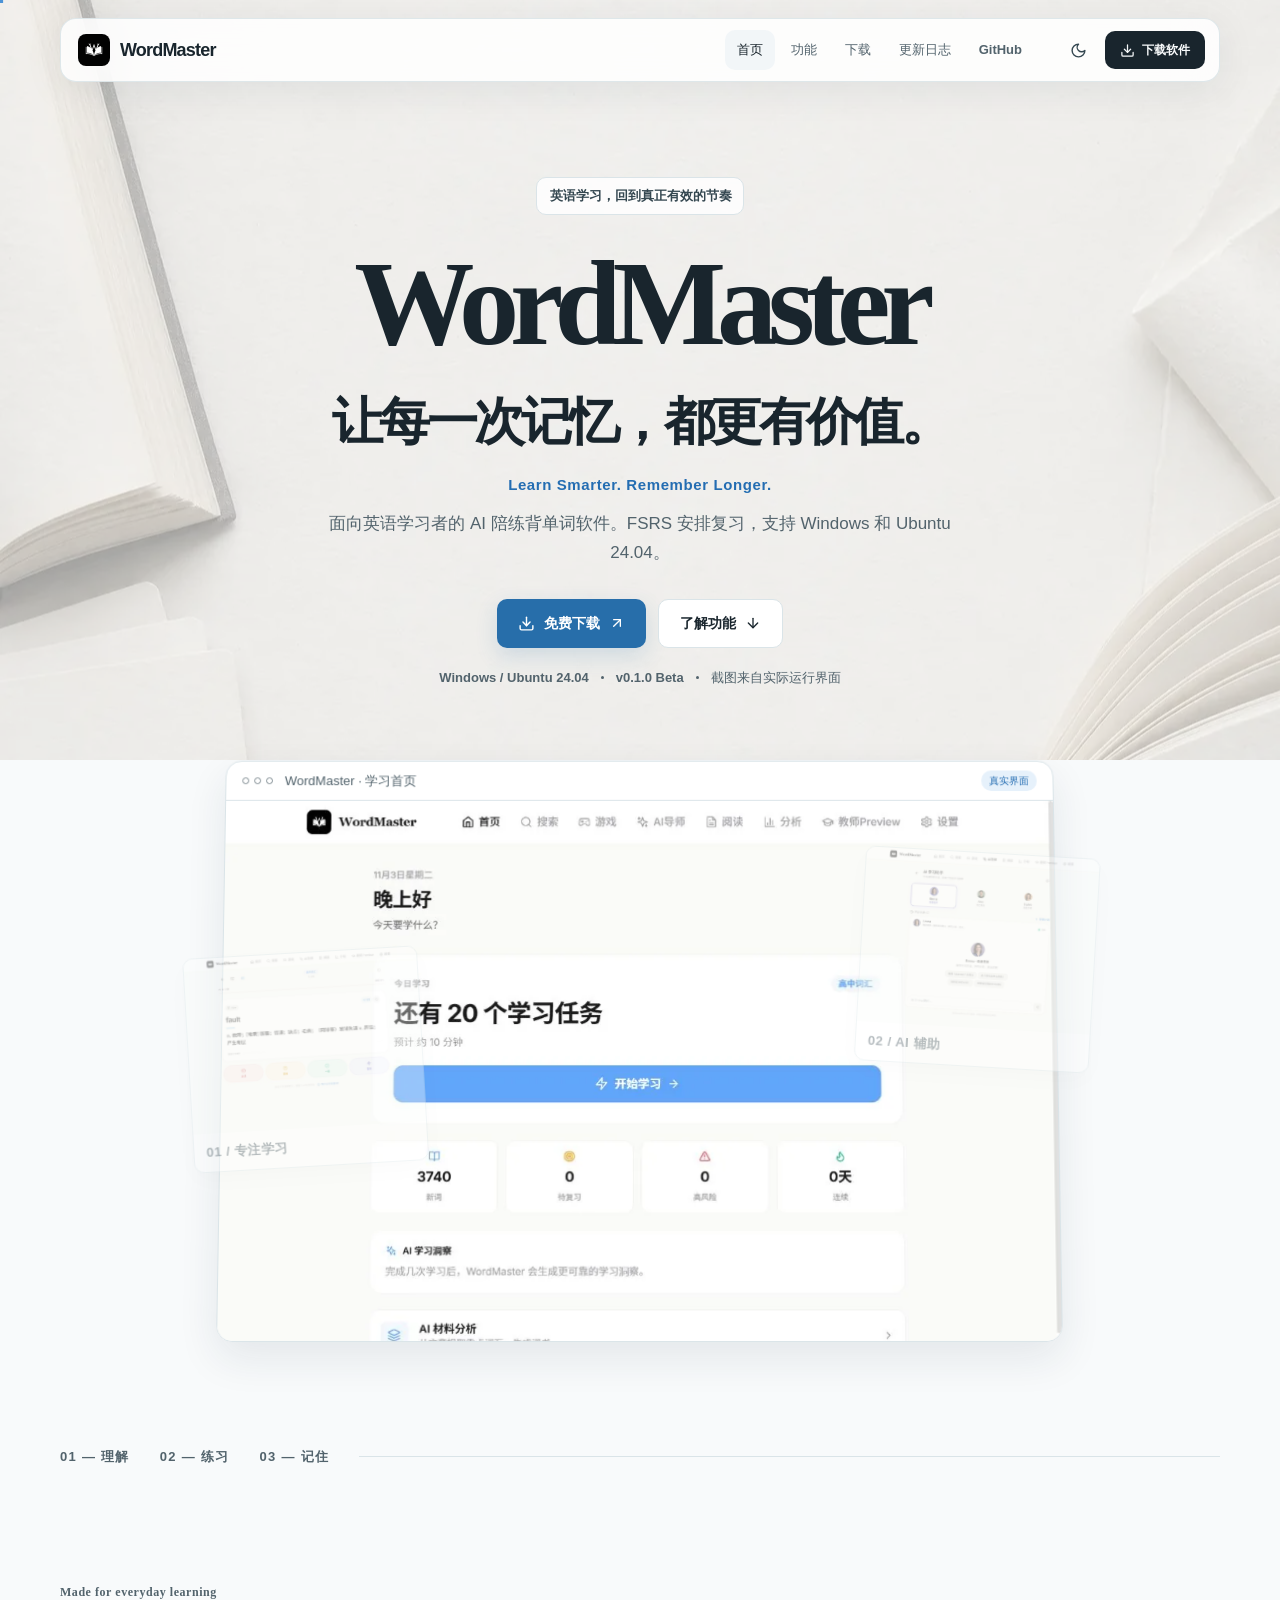
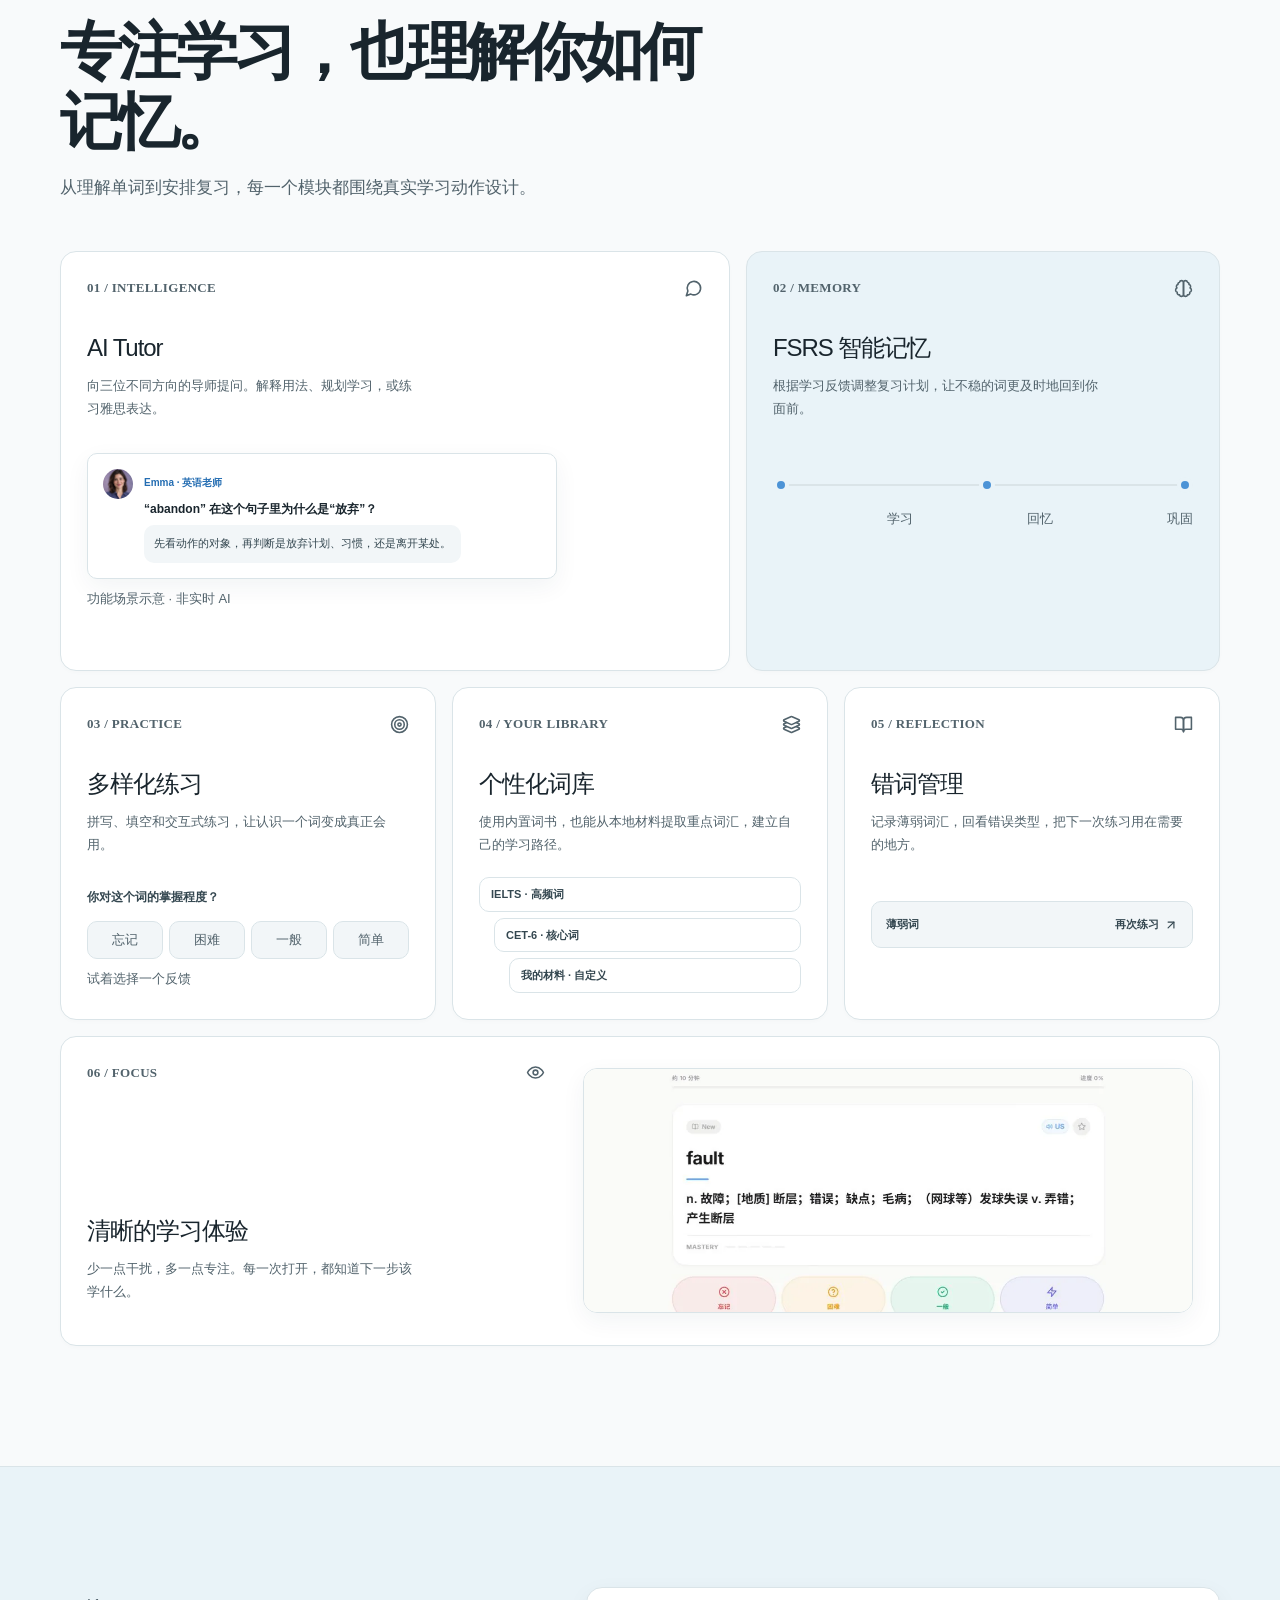
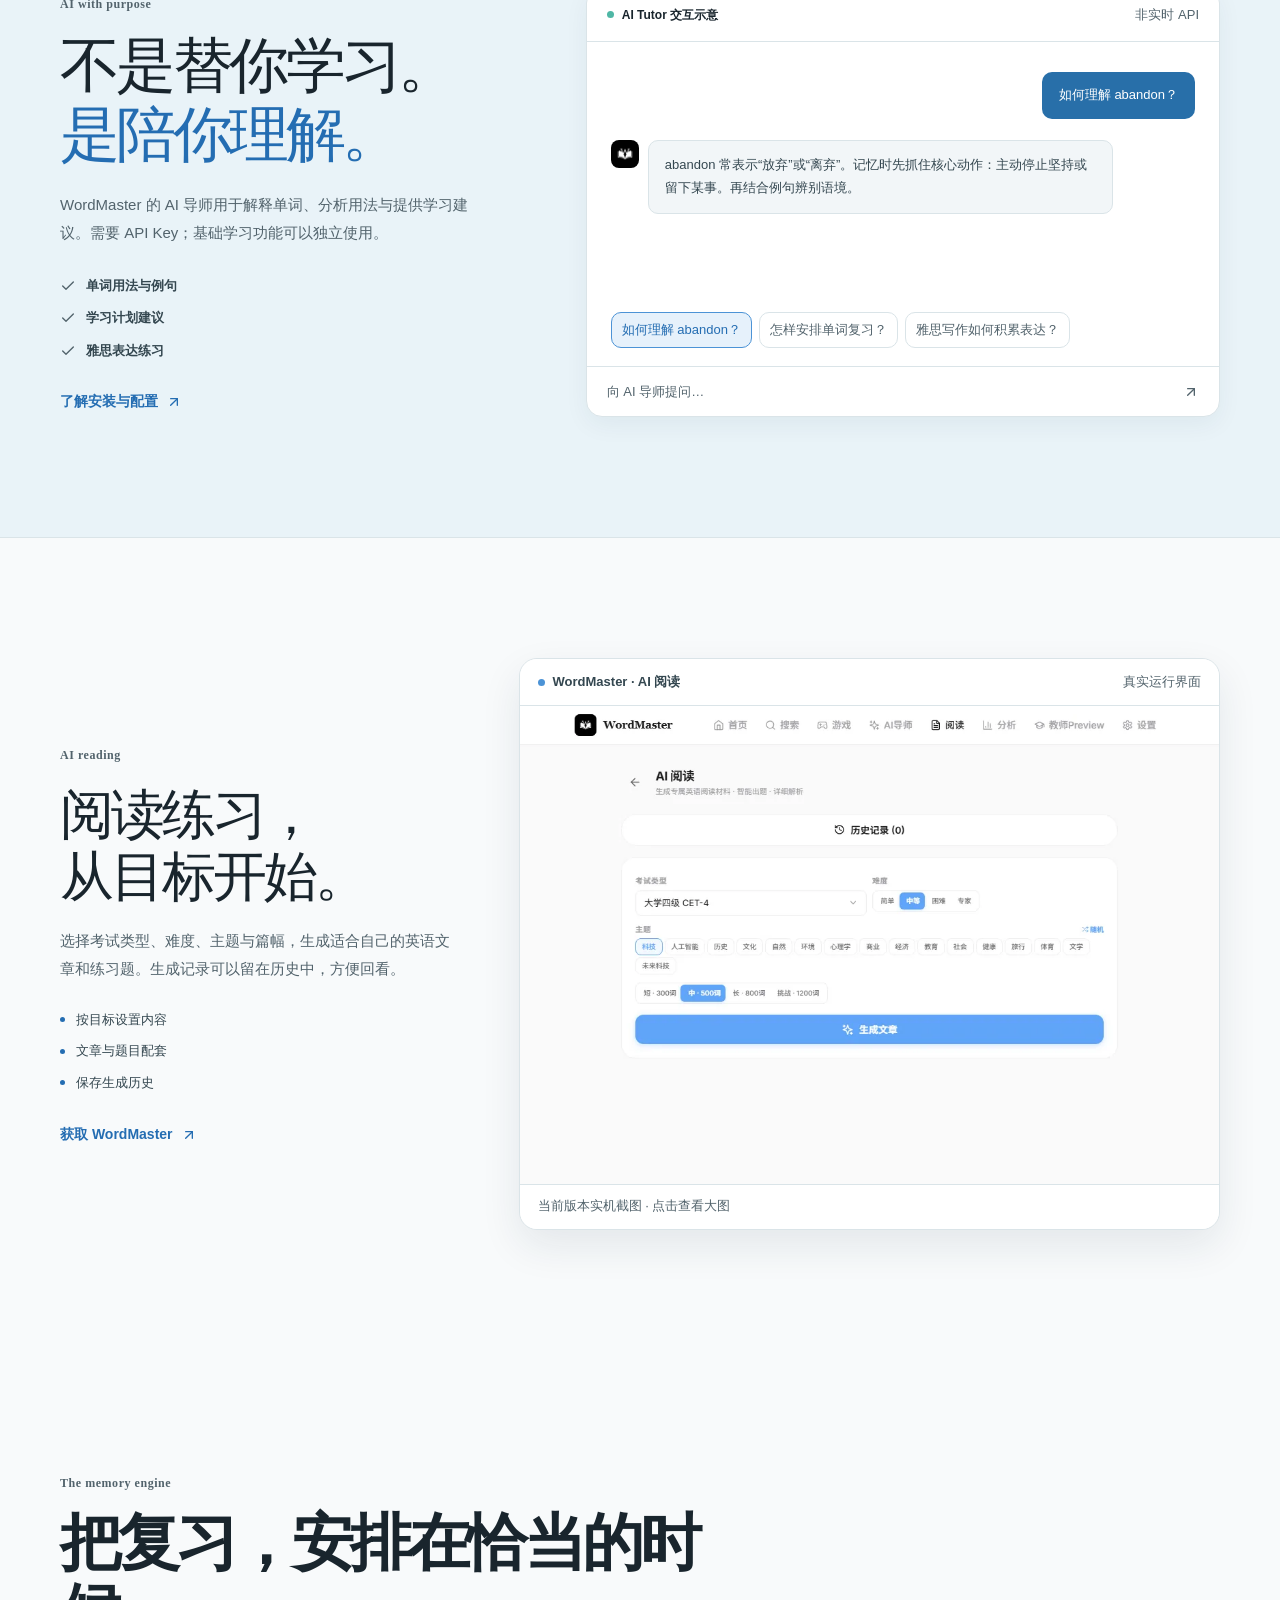
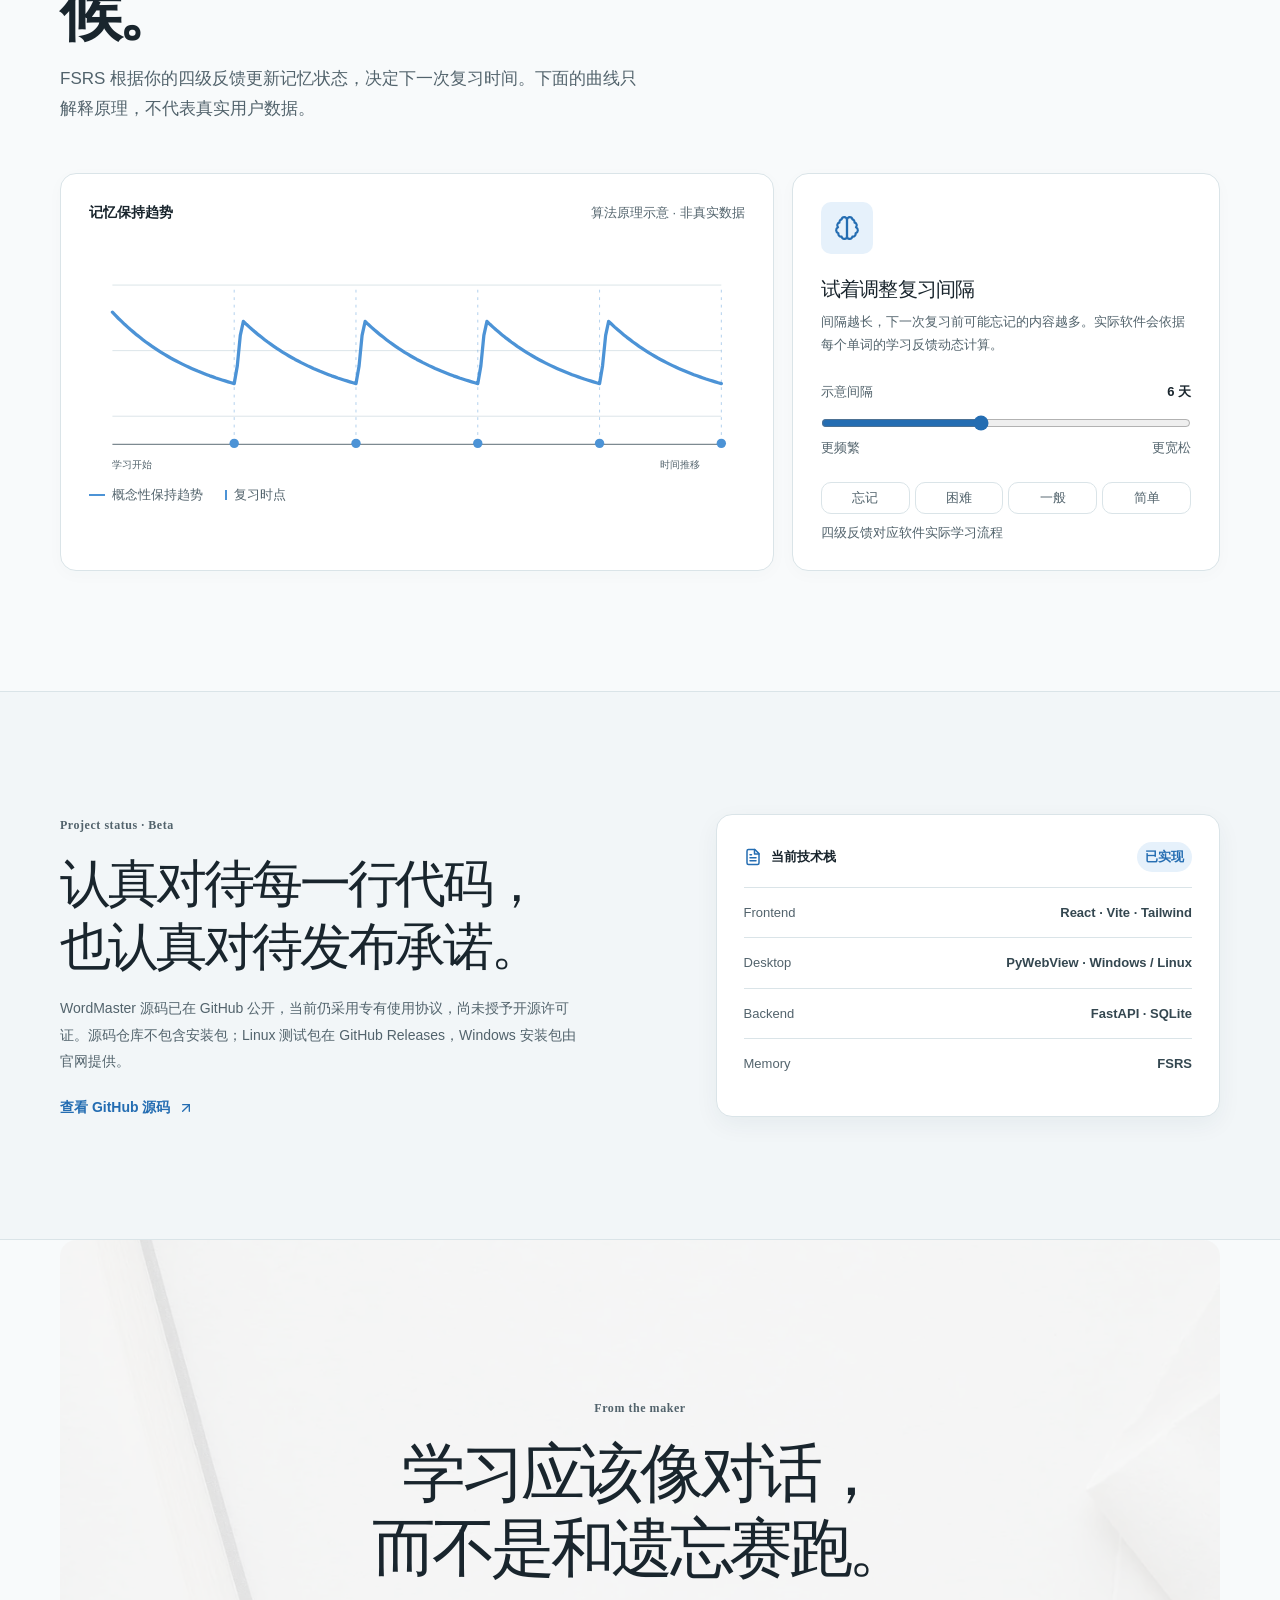
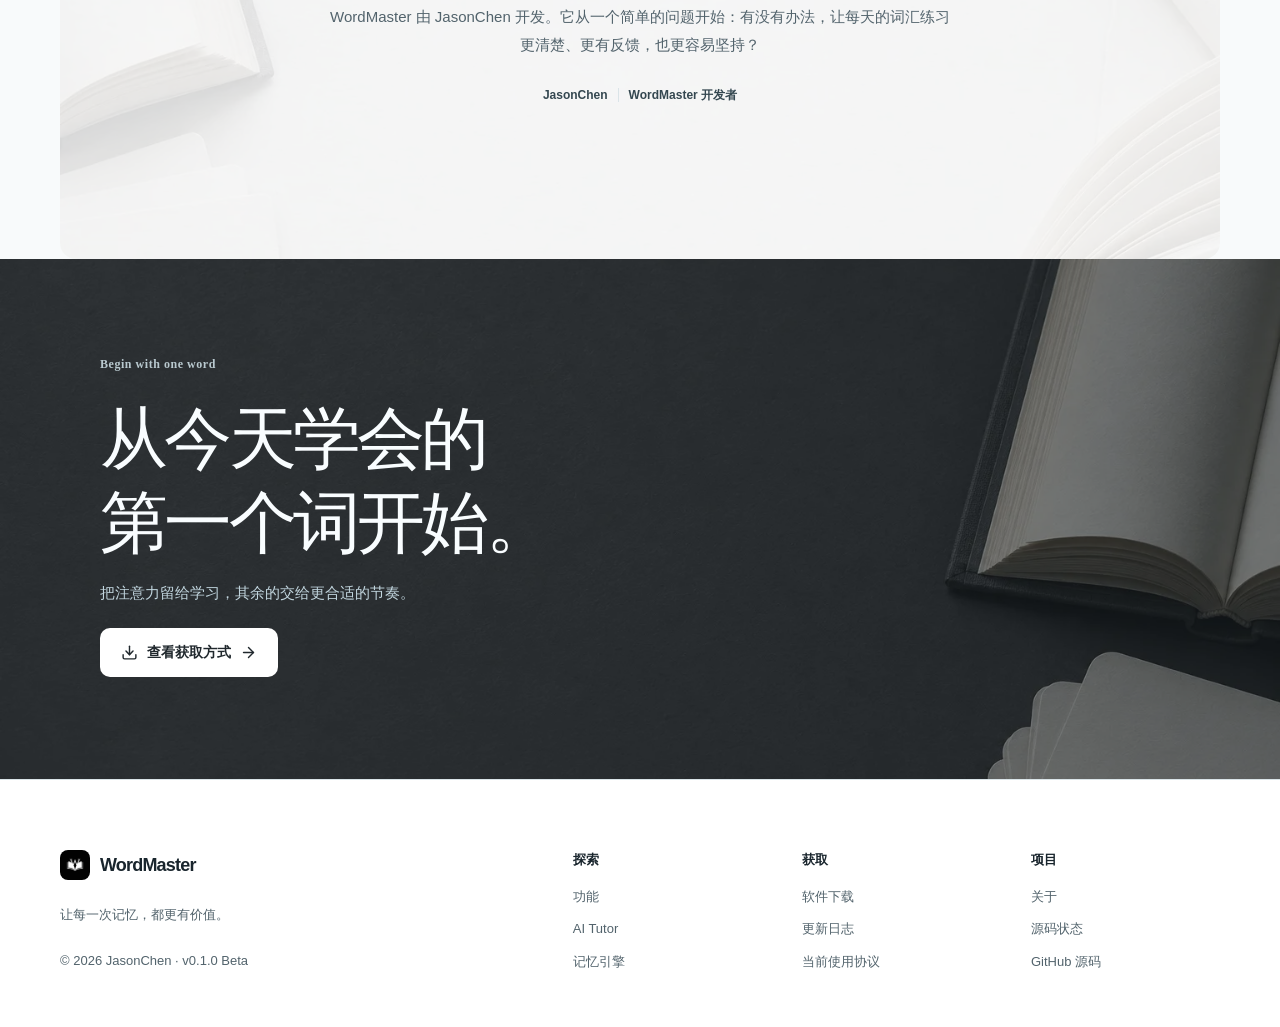
<file: index.html>
<!doctype html>
<html lang="zh-CN"><head>
  <script>try{var t=localStorage.getItem('wordmaster-site-theme');document.documentElement.dataset.theme=t==='dark'||t==='light'?t:matchMedia('(prefers-color-scheme: dark)').matches?'dark':'light'}catch(e){document.documentElement.dataset.theme=matchMedia('(prefers-color-scheme: dark)').matches?'dark':'light'}</script>
  <meta charset="UTF-8" /><meta name="viewport" content="width=device-width, initial-scale=1" />
  <meta name="theme-color" content="#f8fafb" /><meta name="description" content="WordMaster 面向英语学习者，结合 AI 陪练与 FSRS 间隔重复，支持 Windows 和 Ubuntu 24.04。" />
  <meta property="og:type" content="website" /><meta property="og:title" content="WordMaster — AI 陪练英语背单词软件" /><meta property="og:description" content="面向英语学习者，AI 陪练与 FSRS 智能复习，支持 Windows 和 Ubuntu 24.04。" /><meta property="og:image" content="https://jasonchen911.github.io/images/og-wordmaster.png" /><meta property="og:image:width" content="1200" /><meta property="og:image:height" content="630" />
  <meta name="twitter:card" content="summary_large_image" /><link rel="icon" type="image/svg+xml" href="/favicon.svg" /><link rel="icon" type="image/png" sizes="32x32" href="/favicon-32.png" /><link rel="preload" as="image" href="/images/background-paper.webp" media="(prefers-color-scheme: light)" /><link rel="preload" as="image" href="/images/wordmaster-home-real.webp" />
  <title>WordMaster — AI 陪练英语背单词软件</title>
  <script type="module" crossorigin src="/assets/main-CH6mp6sE.js"></script>
  <link rel="stylesheet" crossorigin href="/assets/main-C3peGZoc.css">
<link rel="canonical" href="https://jasonchen911.github.io/" /><meta property="og:url" content="https://jasonchen911.github.io/" /></head><body><div id="root"><a class="skip-link" href="#main-content">跳到主要内容</a><div class="scroll-progress" aria-hidden="true" style="transform:scaleX(0)"></div><header class="site-header "><div class="nav-shell"><a class="brand" aria-label="WordMaster 首页" href="/"><img src="/images/wordmaster-logo.webp" alt="" width="32" height="32"/><span>WordMaster</span></a><nav class="desktop-nav" aria-label="主导航"><a aria-current="page" class="nav-active" href="/">首页</a><a aria-current="page" class="" href="/#features">功能</a><a class="" href="/download/">下载</a><a class="" href="/changelog/">更新日志</a><a href="https://github.com/JasonChen911/WordMaster-V1.0" target="_blank" rel="noopener noreferrer">GitHub</a></nav><div class="nav-actions"><button class="theme-toggle" aria-label="切换深色模式" title="深色模式"><svg xmlns="http://www.w3.org/2000/svg" width="17" height="17" viewBox="0 0 24 24" fill="none" stroke="currentColor" stroke-width="2" stroke-linecap="round" stroke-linejoin="round" class="lucide lucide-moon "><path d="M12 3a6 6 0 0 0 9 9 9 9 0 1 1-9-9Z"></path></svg></button><a class="nav-download" href="/download/"><svg xmlns="http://www.w3.org/2000/svg" width="15" height="15" viewBox="0 0 24 24" fill="none" stroke="currentColor" stroke-width="2" stroke-linecap="round" stroke-linejoin="round" class="lucide lucide-download "><path d="M21 15v4a2 2 0 0 1-2 2H5a2 2 0 0 1-2-2v-4"></path><polyline points="7 10 12 15 17 10"></polyline><line x1="12" x2="12" y1="15" y2="3"></line></svg> 下载软件</a><button class="menu-toggle" aria-expanded="false" aria-label="打开导航菜单"><svg xmlns="http://www.w3.org/2000/svg" width="22" height="22" viewBox="0 0 24 24" fill="none" stroke="currentColor" stroke-width="2" stroke-linecap="round" stroke-linejoin="round" class="lucide lucide-menu "><line x1="4" x2="20" y1="12" y2="12"></line><line x1="4" x2="20" y1="6" y2="6"></line><line x1="4" x2="20" y1="18" y2="18"></line></svg></button></div></div></header><div id="main-content"><main style="opacity:1;transform:none"><!--$--><section class="hero" aria-labelledby="hero-title"><div class="hero-wash" aria-hidden="true"></div><div class="container hero-content"><div class="hero-kicker" style="opacity:1;transform:none">英语学习，回到真正有效的节奏</div><h1 id="hero-title" aria-label="WordMaster"><span class="hero-type" aria-hidden="true" style="--hero-key-duration:35ms;--hero-finish:1080ms"><span data-hero-letter="" style="--hero-key:150ms">W</span><span data-hero-letter="" style="--hero-key:254ms">o</span><span data-hero-letter="" style="--hero-key:320ms">r</span><span data-hero-letter="" style="--hero-key:420ms">d</span><span data-hero-letter="" style="--hero-key:695ms">M</span><span data-hero-letter="" style="--hero-key:791ms">a</span><span data-hero-letter="" style="--hero-key:854ms">s</span><span data-hero-letter="" style="--hero-key:942ms">t</span><span data-hero-letter="" style="--hero-key:997ms">e</span><span data-hero-letter="" style="--hero-key:1045ms">r</span><span class="hero-type-caret hero-type-caret-moving"></span><span class="hero-type-caret hero-type-caret-final"></span></span></h1><p class="hero-title-cn" style="opacity:1;transform:none">让每一次记忆，都更有价值。</p><p class="hero-tagline" style="opacity:1;transform:none">Learn Smarter. Remember Longer.</p><p class="hero-description" style="opacity:1;transform:none">面向英语学习者的 AI 陪练背单词软件。FSRS 安排复习，支持 Windows 和 Ubuntu 24.04。</p><div class="hero-actions" style="opacity:1;transform:none"><a class="button button-primary" href="/download/"><svg xmlns="http://www.w3.org/2000/svg" width="17" height="17" viewBox="0 0 24 24" fill="none" stroke="currentColor" stroke-width="2" stroke-linecap="round" stroke-linejoin="round" class="lucide lucide-download "><path d="M21 15v4a2 2 0 0 1-2 2H5a2 2 0 0 1-2-2v-4"></path><polyline points="7 10 12 15 17 10"></polyline><line x1="12" x2="12" y1="15" y2="3"></line></svg> 免费下载 <svg xmlns="http://www.w3.org/2000/svg" width="16" height="16" viewBox="0 0 24 24" fill="none" stroke="currentColor" stroke-width="2" stroke-linecap="round" stroke-linejoin="round" class="lucide lucide-arrow-up-right "><path d="M7 7h10v10"></path><path d="M7 17 17 7"></path></svg></a><a class="button button-secondary" href="/#features">了解功能 <svg xmlns="http://www.w3.org/2000/svg" width="16" height="16" viewBox="0 0 24 24" fill="none" stroke="currentColor" stroke-width="2" stroke-linecap="round" stroke-linejoin="round" class="lucide lucide-arrow-down "><path d="M12 5v14"></path><path d="m19 12-7 7-7-7"></path></svg></a></div><div class="hero-proof" style="opacity:1">Windows / Ubuntu 24.04 <span></span> v0.1.0 Beta <span></span> 截图来自实际运行界面</div><div class="hero-stage" style="opacity:1;transform:none"><div class="app-window hero-main-window"><div class="window-bar"><div class="window-dots"><i></i><i></i><i></i></div><span>WordMaster · 学习首页</span><span class="window-chip">真实界面</span></div><button type="button" class="screenshot-open" aria-label="放大查看：WordMaster 实际运行的学习首页，显示今日任务、词汇统计和学习入口"><img src="/images/wordmaster-home-real.webp" alt="WordMaster 实际运行的学习首页，显示今日任务、词汇统计和学习入口" width="1075" height="866" loading="eager"/></button></div><div class="hero-float hero-float-study" style="opacity:0.15;transform:translateX(105px) rotate(-2deg)"><button type="button" class="screenshot-open" aria-label="放大查看：WordMaster 实际运行的单词学习卡片"><img src="/images/wordmaster-study-real.webp" alt="WordMaster 实际运行的单词学习卡片" width="1081" height="871" loading="lazy"/></button><span>01 / 专注学习</span></div><div class="hero-float hero-float-tutor" style="opacity:0.15;transform:translateX(-105px) rotate(2deg)"><button type="button" class="screenshot-open" aria-label="放大查看：WordMaster 实际运行的 AI 导师页面"><img src="/images/wordmaster-tutor-real.webp" alt="WordMaster 实际运行的 AI 导师页面" width="1081" height="871" loading="lazy"/></button><span>02 / AI 辅助</span></div></div></div></section><!--$--><div class="editorial-line container"><span>01 — 理解</span><span>02 — 练习</span><span>03 — 记住</span><div></div></div><section id="features" class="section features-section container"><div class=""><div class="section-heading"><span class="eyebrow">Made for everyday learning</span><h2>专注学习，也理解你如何记忆。</h2><p>从理解单词到安排复习，每一个模块都围绕真实学习动作设计。</p></div></div><div class="bento"><div class="feature-card feature-tutor"><div class="feature-top"><span class="feature-number">01 / INTELLIGENCE</span><svg xmlns="http://www.w3.org/2000/svg" width="19" height="19" viewBox="0 0 24 24" fill="none" stroke="currentColor" stroke-width="2" stroke-linecap="round" stroke-linejoin="round" class="lucide lucide-message-circle "><path d="m3 21 1.9-5.7a8.5 8.5 0 1 1 3.8 3.8z"></path></svg></div><div class="feature-body"><h3>AI Tutor</h3><p>向三位不同方向的导师提问。解释用法、规划学习，或练习雅思表达。</p></div><div class="mini-conversation"><div class="mini-person"><img src="/images/emma.webp" alt="" width="512" height="512" loading="lazy"/></div><div><small>Emma · 英语老师</small><p>“abandon” 在这个句子里为什么是“放弃”？</p><div class="mini-answer">先看动作的对象，再判断是放弃计划、习惯，还是离开某处。</div></div></div><span class="demo-label">功能场景示意 · 非实时 AI</span></div><div class="feature-card feature-memory"><div class="feature-top"><span class="feature-number">02 / MEMORY</span><svg xmlns="http://www.w3.org/2000/svg" width="19" height="19" viewBox="0 0 24 24" fill="none" stroke="currentColor" stroke-width="2" stroke-linecap="round" stroke-linejoin="round" class="lucide lucide-brain "><path d="M9.5 2A2.5 2.5 0 0 1 12 4.5v15a2.5 2.5 0 0 1-4.96.44 2.5 2.5 0 0 1-2.96-3.08 3 3 0 0 1-.34-5.58 2.5 2.5 0 0 1 1.32-4.24 2.5 2.5 0 0 1 1.98-3A2.5 2.5 0 0 1 9.5 2Z"></path><path d="M14.5 2A2.5 2.5 0 0 0 12 4.5v15a2.5 2.5 0 0 0 4.96.44 2.5 2.5 0 0 0 2.96-3.08 3 3 0 0 0 .34-5.58 2.5 2.5 0 0 0-1.32-4.24 2.5 2.5 0 0 0-1.98-3A2.5 2.5 0 0 0 14.5 2Z"></path></svg></div><div class="feature-body"><h3>FSRS 智能记忆</h3><p>根据学习反馈调整复习计划，让不稳的词更及时地回到你面前。</p></div><div class="memory-mini"><div class="memory-mini-line"></div><span>学习</span><span>回忆</span><span>巩固</span></div></div><div class="feature-card feature-practice"><div class="feature-top"><span class="feature-number">03 / PRACTICE</span><svg xmlns="http://www.w3.org/2000/svg" width="19" height="19" viewBox="0 0 24 24" fill="none" stroke="currentColor" stroke-width="2" stroke-linecap="round" stroke-linejoin="round" class="lucide lucide-target "><circle cx="12" cy="12" r="10"></circle><circle cx="12" cy="12" r="6"></circle><circle cx="12" cy="12" r="2"></circle></svg></div><div class="feature-body"><h3>多样化练习</h3><p>拼写、填空和交互式练习，让认识一个词变成真正会用。</p></div><div class="practice-demo" aria-label="复习反馈交互示意"><span>你对这个词的掌握程度？</span><div><button class="" aria-pressed="false">忘记</button><button class="" aria-pressed="false">困难</button><button class="" aria-pressed="false">一般</button><button class="" aria-pressed="false">简单</button></div><small>试着选择一个反馈</small></div></div><div class="feature-card feature-books"><div class="feature-top"><span class="feature-number">04 / YOUR LIBRARY</span><svg xmlns="http://www.w3.org/2000/svg" width="19" height="19" viewBox="0 0 24 24" fill="none" stroke="currentColor" stroke-width="2" stroke-linecap="round" stroke-linejoin="round" class="lucide lucide-layers3 "><path d="m12.83 2.18a2 2 0 0 0-1.66 0L2.6 6.08a1 1 0 0 0 0 1.83l8.58 3.91a2 2 0 0 0 1.66 0l8.58-3.9a1 1 0 0 0 0-1.83Z"></path><path d="m6.08 9.5-3.5 1.6a1 1 0 0 0 0 1.81l8.6 3.91a2 2 0 0 0 1.65 0l8.58-3.9a1 1 0 0 0 0-1.83l-3.5-1.59"></path><path d="m6.08 14.5-3.5 1.6a1 1 0 0 0 0 1.81l8.6 3.91a2 2 0 0 0 1.65 0l8.58-3.9a1 1 0 0 0 0-1.83l-3.5-1.59"></path></svg></div><div class="feature-body"><h3>个性化词库</h3><p>使用内置词书，也能从本地材料提取重点词汇，建立自己的学习路径。</p></div><div class="book-stack"><span>IELTS · 高频词</span><span>CET-6 · 核心词</span><span>我的材料 · 自定义</span></div></div><div class="feature-card feature-mistakes"><div class="feature-top"><span class="feature-number">05 / REFLECTION</span><svg xmlns="http://www.w3.org/2000/svg" width="19" height="19" viewBox="0 0 24 24" fill="none" stroke="currentColor" stroke-width="2" stroke-linecap="round" stroke-linejoin="round" class="lucide lucide-book-open "><path d="M2 3h6a4 4 0 0 1 4 4v14a3 3 0 0 0-3-3H2z"></path><path d="M22 3h-6a4 4 0 0 0-4 4v14a3 3 0 0 1 3-3h7z"></path></svg></div><div class="feature-body"><h3>错词管理</h3><p>记录薄弱词汇，回看错误类型，把下一次练习用在需要的地方。</p></div><div class="mistake-visual"><span>薄弱词</span><span>再次练习 <svg xmlns="http://www.w3.org/2000/svg" width="14" height="14" viewBox="0 0 24 24" fill="none" stroke="currentColor" stroke-width="2" stroke-linecap="round" stroke-linejoin="round" class="lucide lucide-arrow-up-right "><path d="M7 7h10v10"></path><path d="M7 17 17 7"></path></svg></span></div></div><div class="feature-card feature-focus"><div class="feature-focus-copy"><div class="feature-top"><span class="feature-number">06 / FOCUS</span><svg xmlns="http://www.w3.org/2000/svg" width="19" height="19" viewBox="0 0 24 24" fill="none" stroke="currentColor" stroke-width="2" stroke-linecap="round" stroke-linejoin="round" class="lucide lucide-eye "><path d="M2 12s3-7 10-7 10 7 10 7-3 7-10 7-10-7-10-7Z"></path><circle cx="12" cy="12" r="3"></circle></svg></div><div class="feature-body"><h3>清晰的学习体验</h3><p>少一点干扰，多一点专注。每一次打开，都知道下一步该学什么。</p></div></div><div class="feature-focus-visual"><button type="button" class="screenshot-open" aria-label="放大查看：真实的 WordMaster 学习卡片界面"><img src="/images/wordmaster-study-real.webp" alt="真实的 WordMaster 学习卡片界面" width="1081" height="871" loading="lazy"/></button></div></div></div></section><section id="intelligence" class="section intelligence-section"><div class="container intelligence-grid"><div class="intelligence-copy"><span class="eyebrow">AI with purpose</span><h2>不是替你学习。<br/><em>是陪你理解。</em></h2><p>WordMaster 的 AI 导师用于解释单词、分析用法与提供学习建议。需要 API Key；基础学习功能可以独立使用。</p><div class="ai-bullets"><span><svg xmlns="http://www.w3.org/2000/svg" width="16" height="16" viewBox="0 0 24 24" fill="none" stroke="currentColor" stroke-width="2" stroke-linecap="round" stroke-linejoin="round" class="lucide lucide-check "><path d="M20 6 9 17l-5-5"></path></svg> 单词用法与例句</span><span><svg xmlns="http://www.w3.org/2000/svg" width="16" height="16" viewBox="0 0 24 24" fill="none" stroke="currentColor" stroke-width="2" stroke-linecap="round" stroke-linejoin="round" class="lucide lucide-check "><path d="M20 6 9 17l-5-5"></path></svg> 学习计划建议</span><span><svg xmlns="http://www.w3.org/2000/svg" width="16" height="16" viewBox="0 0 24 24" fill="none" stroke="currentColor" stroke-width="2" stroke-linecap="round" stroke-linejoin="round" class="lucide lucide-check "><path d="M20 6 9 17l-5-5"></path></svg> 雅思表达练习</span></div><a class="text-link" href="/download/">了解安装与配置 <svg xmlns="http://www.w3.org/2000/svg" width="16" height="16" viewBox="0 0 24 24" fill="none" stroke="currentColor" stroke-width="2" stroke-linecap="round" stroke-linejoin="round" class="lucide lucide-arrow-up-right "><path d="M7 7h10v10"></path><path d="M7 17 17 7"></path></svg></a></div><div class="ai-demo"><div class="demo-window-top"><div class="demo-window-title"><span class="demo-status"></span> AI Tutor 交互示意</div><span>非实时 API</span></div><div class="demo-chat"><div class="demo-message user">如何理解 abandon？</div><div class="demo-message assistant" style="opacity:0;transform:translateY(10px) scale(0.98)"><img src="/images/wordmaster-logo.webp" alt="" width="28" height="28"/><p>abandon 常表示“放弃”或“离弃”。记忆时先抓住核心动作：主动停止坚持或留下某事。再结合例句辨别语境。</p></div></div><div class="demo-prompts"><button aria-pressed="true">如何理解 abandon？</button><button aria-pressed="false">怎样安排单词复习？</button><button aria-pressed="false">雅思写作如何积累表达？</button></div><div class="demo-input">向 AI 导师提问… <svg xmlns="http://www.w3.org/2000/svg" width="16" height="16" viewBox="0 0 24 24" fill="none" stroke="currentColor" stroke-width="2" stroke-linecap="round" stroke-linejoin="round" class="lucide lucide-arrow-up-right "><path d="M7 7h10v10"></path><path d="M7 17 17 7"></path></svg></div></div></div></section><section id="reading" class="section reading-section container" aria-labelledby="reading-title"><div class="reading-copy"><span class="eyebrow">AI reading</span><h2 id="reading-title">阅读练习，<br/>从目标开始。</h2><p>选择考试类型、难度、主题与篇幅，生成适合自己的英语文章和练习题。生成记录可以留在历史中，方便回看。</p><div class="reading-points"><span>按目标设置内容</span><span>文章与题目配套</span><span>保存生成历史</span></div><a class="text-link" href="/download/">获取 WordMaster <svg xmlns="http://www.w3.org/2000/svg" width="16" height="16" viewBox="0 0 24 24" fill="none" stroke="currentColor" stroke-width="2" stroke-linecap="round" stroke-linejoin="round" class="lucide lucide-arrow-up-right "><path d="M7 7h10v10"></path><path d="M7 17 17 7"></path></svg></a></div><div class="reading-preview"><div class="reading-preview-bar"><span><i></i> WordMaster · AI 阅读</span><span>真实运行界面</span></div><button type="button" class="screenshot-open" aria-label="放大查看：WordMaster AI 阅读真实界面，展示考试类型、难度、主题、篇幅和历史记录入口"><img src="/images/wordmaster-reading-real.webp" alt="WordMaster AI 阅读真实界面，展示考试类型、难度、主题、篇幅和历史记录入口" width="1024" height="700" loading="lazy"/></button><p>当前版本实机截图 · 点击查看大图</p></div></section><section id="memory" class="section memory-section container"><div class=""><div class="section-heading"><span class="eyebrow">The memory engine</span><h2>把复习，安排在恰当的时候。</h2><p>FSRS 根据你的四级反馈更新记忆状态，决定下一次复习时间。下面的曲线只解释原理，不代表真实用户数据。</p></div></div><div class="memory-layout"><div class="chart-panel"><div class="chart-header"><span>记忆保持趋势</span><span class="chart-disclaimer">算法原理示意 · 非真实数据</span></div><svg viewBox="0 0 700 240" role="img" aria-label="记忆保持趋势示意，当前复习间隔为 6 天"><g class="chart-grid"><line x1="25" y1="40" x2="675" y2="40"></line><line x1="25" y1="110" x2="675" y2="110"></line><line x1="25" y1="180" x2="675" y2="180"></line><line x1="25" y1="210" x2="675" y2="210"></line></g><path d="M25.0 69.0 L28.3 72.4 L31.5 75.7 L34.8 78.8 L38.0 81.9 L41.3 84.9 L44.5 87.8 L47.8 90.5 L51.0 93.2 L54.3 95.8 L57.5 98.3 L60.7 100.8 L64.0 103.1 L67.3 105.4 L70.5 107.6 L73.7 109.7 L77.0 111.8 L80.2 113.8 L83.5 115.7 L86.7 117.6 L90.0 119.4 L93.2 121.1 L96.5 122.8 L99.7 124.4 L103.0 126.0 L106.2 127.5 L109.5 129.0 L112.7 130.4 L116.0 131.8 L119.3 133.1 L122.5 134.4 L125.8 135.7 L129.0 136.9 L132.3 138.0 L135.5 139.2 L138.8 140.3 L142.0 141.3 L145.3 142.3 L148.5 143.3 L151.8 144.3 L155.0 145.2 L158.3 126.3 L161.5 93.7 L164.8 78.8 L168.0 81.9 L171.3 84.9 L174.5 87.8 L177.8 90.5 L181.0 93.2 L184.3 95.8 L187.5 98.3 L190.8 100.8 L194.0 103.1 L197.3 105.4 L200.5 107.6 L203.8 109.7 L207.0 111.8 L210.3 113.8 L213.5 115.7 L216.8 117.6 L220.0 119.4 L223.3 121.1 L226.5 122.8 L229.8 124.4 L233.0 126.0 L236.3 127.5 L239.5 129.0 L242.8 130.4 L246.0 131.8 L249.3 133.1 L252.5 134.4 L255.8 135.7 L259.0 136.9 L262.3 138.0 L265.5 139.2 L268.8 140.3 L272.0 141.3 L275.3 142.3 L278.5 143.3 L281.8 144.3 L285.0 145.2 L288.3 126.3 L291.5 93.7 L294.8 78.8 L298.0 81.9 L301.3 84.9 L304.5 87.8 L307.8 90.5 L311.0 93.2 L314.3 95.8 L317.5 98.3 L320.8 100.8 L324.0 103.1 L327.3 105.4 L330.5 107.6 L333.8 109.7 L337.0 111.8 L340.3 113.8 L343.5 115.7 L346.8 117.6 L350.0 119.4 L353.3 121.1 L356.5 122.8 L359.8 124.4 L363.0 126.0 L366.3 127.5 L369.5 129.0 L372.8 130.4 L376.0 131.8 L379.3 133.1 L382.5 134.4 L385.8 135.7 L389.0 136.9 L392.3 138.0 L395.5 139.2 L398.8 140.3 L402.0 141.3 L405.3 142.3 L408.5 143.3 L411.8 144.3 L415.0 145.2 L418.3 126.3 L421.5 93.7 L424.8 78.8 L428.0 81.9 L431.3 84.9 L434.5 87.8 L437.7 90.5 L441.0 93.2 L444.2 95.8 L447.5 98.3 L450.7 100.8 L454.0 103.1 L457.2 105.4 L460.5 107.6 L463.7 109.7 L467.0 111.8 L470.2 113.8 L473.5 115.7 L476.7 117.6 L480.0 119.4 L483.2 121.1 L486.5 122.8 L489.7 124.4 L493.0 126.0 L496.2 127.5 L499.5 129.0 L502.7 130.4 L506.0 131.8 L509.2 133.1 L512.5 134.4 L515.7 135.7 L519.0 136.9 L522.2 138.0 L525.5 139.2 L528.7 140.3 L532.0 141.3 L535.2 142.3 L538.5 143.3 L541.7 144.3 L545.0 145.2 L548.2 126.3 L551.5 93.7 L554.7 78.8 L558.0 81.9 L561.2 84.9 L564.5 87.8 L567.7 90.5 L571.0 93.2 L574.2 95.8 L577.5 98.3 L580.7 100.8 L584.0 103.1 L587.2 105.4 L590.5 107.6 L593.7 109.7 L597.0 111.8 L600.2 113.8 L603.5 115.7 L606.7 117.6 L610.0 119.4 L613.2 121.1 L616.5 122.8 L619.7 124.4 L623.0 126.0 L626.2 127.5 L629.5 129.0 L632.7 130.4 L636.0 131.8 L639.2 133.1 L642.5 134.4 L645.7 135.7 L649.0 136.9 L652.2 138.0 L655.5 139.2 L658.7 140.3 L662.0 141.3 L665.2 142.3 L668.5 143.3 L671.7 144.3 L675.0 145.2" fill="none" stroke="var(--blue)" stroke-width="3.5" stroke-linecap="round" stroke-linejoin="round" pathLength="1" stroke-dashoffset="0" stroke-dasharray="1 1"></path><g opacity="1" style="transform:translateX(130px);transform-origin:50% 50%;transform-box:fill-box"><line class="review-marker" x1="25" y1="45" x2="25" y2="210"></line><circle cx="25" cy="209" r="5" fill="var(--blue)"></circle></g><g opacity="1" style="transform:translateX(260px);transform-origin:50% 50%;transform-box:fill-box"><line class="review-marker" x1="25" y1="45" x2="25" y2="210"></line><circle cx="25" cy="209" r="5" fill="var(--blue)"></circle></g><g opacity="1" style="transform:translateX(390px);transform-origin:50% 50%;transform-box:fill-box"><line class="review-marker" x1="25" y1="45" x2="25" y2="210"></line><circle cx="25" cy="209" r="5" fill="var(--blue)"></circle></g><g opacity="1" style="transform:translateX(520px);transform-origin:50% 50%;transform-box:fill-box"><line class="review-marker" x1="25" y1="45" x2="25" y2="210"></line><circle cx="25" cy="209" r="5" fill="var(--blue)"></circle></g><g opacity="1" style="transform:translateX(650px);transform-origin:50% 50%;transform-box:fill-box"><line class="review-marker" x1="25" y1="45" x2="25" y2="210"></line><circle cx="25" cy="209" r="5" fill="var(--blue)"></circle></g><g opacity="0" style="transform:translateX(780px);transform-origin:50% 50%;transform-box:fill-box"><line class="review-marker" x1="25" y1="45" x2="25" y2="210"></line><circle cx="25" cy="209" r="5" fill="var(--blue)"></circle></g><g opacity="0" style="transform:translateX(909.9999999999999px);transform-origin:50% 50%;transform-box:fill-box"><line class="review-marker" x1="25" y1="45" x2="25" y2="210"></line><circle cx="25" cy="209" r="5" fill="var(--blue)"></circle></g><g opacity="0" style="transform:translateX(1040px);transform-origin:50% 50%;transform-box:fill-box"><line class="review-marker" x1="25" y1="45" x2="25" y2="210"></line><circle cx="25" cy="209" r="5" fill="var(--blue)"></circle></g><g opacity="0" style="transform:translateX(1170px);transform-origin:50% 50%;transform-box:fill-box"><line class="review-marker" x1="25" y1="45" x2="25" y2="210"></line><circle cx="25" cy="209" r="5" fill="var(--blue)"></circle></g><g opacity="0" style="transform:translateX(1300px);transform-origin:50% 50%;transform-box:fill-box"><line class="review-marker" x1="25" y1="45" x2="25" y2="210"></line><circle cx="25" cy="209" r="5" fill="var(--blue)"></circle></g><text x="25" y="235">学习开始</text><text x="610" y="235">时间推移</text></svg><div class="chart-legend"><span><i></i> 概念性保持趋势</span><span><i></i> 复习时点</span></div></div><div class="memory-controls"><div class="control-icon"><svg xmlns="http://www.w3.org/2000/svg" width="26" height="26" viewBox="0 0 24 24" fill="none" stroke="currentColor" stroke-width="2" stroke-linecap="round" stroke-linejoin="round" class="lucide lucide-brain "><path d="M9.5 2A2.5 2.5 0 0 1 12 4.5v15a2.5 2.5 0 0 1-4.96.44 2.5 2.5 0 0 1-2.96-3.08 3 3 0 0 1-.34-5.58 2.5 2.5 0 0 1 1.32-4.24 2.5 2.5 0 0 1 1.98-3A2.5 2.5 0 0 1 9.5 2Z"></path><path d="M14.5 2A2.5 2.5 0 0 0 12 4.5v15a2.5 2.5 0 0 0 4.96.44 2.5 2.5 0 0 0 2.96-3.08 3 3 0 0 0 .34-5.58 2.5 2.5 0 0 0-1.32-4.24 2.5 2.5 0 0 0-1.98-3A2.5 2.5 0 0 0 14.5 2Z"></path></svg></div><h3>试着调整复习间隔</h3><p>间隔越长，下一次复习前可能忘记的内容越多。实际软件会依据每个单词的学习反馈动态计算。</p><label for="interval-slider">示意间隔 <strong>6<!-- --> 天</strong></label><input id="interval-slider" type="range" min="3" max="10" value="6"/><div class="range-ends"><span>更频繁</span><span>更宽松</span></div><div class="grade-row"><span>忘记</span><span>困难</span><span>一般</span><span>简单</span></div><small>四级反馈对应软件实际学习流程</small></div></div></section><section id="source" class="section source-section"><div class="container source-grid"><div class=""><span class="eyebrow">Project status · Beta</span><h2>认真对待每一行代码，<br/>也认真对待发布承诺。</h2><p>WordMaster 源码已在 GitHub 公开，当前仍采用专有使用协议，尚未授予开源许可证。源码仓库不包含安装包；Linux 测试包在 GitHub Releases，Windows 安装包由官网提供。</p><a class="text-link" href="https://github.com/JasonChen911/WordMaster-V1.0" target="_blank" rel="noopener noreferrer">查看 GitHub 源码 <svg xmlns="http://www.w3.org/2000/svg" width="16" height="16" viewBox="0 0 24 24" fill="none" stroke="currentColor" stroke-width="2" stroke-linecap="round" stroke-linejoin="round" class="lucide lucide-arrow-up-right "><path d="M7 7h10v10"></path><path d="M7 17 17 7"></path></svg></a></div><div class="stack-panel"><div class="stack-head"><svg xmlns="http://www.w3.org/2000/svg" width="18" height="18" viewBox="0 0 24 24" fill="none" stroke="currentColor" stroke-width="2" stroke-linecap="round" stroke-linejoin="round" class="lucide lucide-file-text "><path d="M14.5 2H6a2 2 0 0 0-2 2v16a2 2 0 0 0 2 2h12a2 2 0 0 0 2-2V7.5L14.5 2z"></path><polyline points="14 2 14 8 20 8"></polyline><line x1="16" x2="8" y1="13" y2="13"></line><line x1="16" x2="8" y1="17" y2="17"></line><line x1="10" x2="8" y1="9" y2="9"></line></svg> 当前技术栈 <span>已实现</span></div><div><span>Frontend</span><strong>React · Vite · Tailwind</strong></div><div><span>Desktop</span><strong>PyWebView · Windows / Linux</strong></div><div><span>Backend</span><strong>FastAPI · SQLite</strong></div><div><span>Memory</span><strong>FSRS</strong></div></div></div></section><section id="about" class="about-section container"><div class=""><span class="eyebrow">From the maker</span><h2>学习应该像对话，<br/>而不是和遗忘赛跑。</h2><p>WordMaster 由 JasonChen 开发。它从一个简单的问题开始：有没有办法，让每天的词汇练习更清楚、更有反馈，也更容易坚持？</p><span class="about-signature">JasonChen <i></i> WordMaster 开发者</span></div></section><section class="closing-cta"><div class="container"><div class=""><span class="eyebrow">Begin with one word</span><h2>从今天学会的<br/>第一个词开始。</h2><p>把注意力留给学习，其余的交给更合适的节奏。</p><a class="button button-light" href="/download/"><svg xmlns="http://www.w3.org/2000/svg" width="17" height="17" viewBox="0 0 24 24" fill="none" stroke="currentColor" stroke-width="2" stroke-linecap="round" stroke-linejoin="round" class="lucide lucide-download "><path d="M21 15v4a2 2 0 0 1-2 2H5a2 2 0 0 1-2-2v-4"></path><polyline points="7 10 12 15 17 10"></polyline><line x1="12" x2="12" y1="15" y2="3"></line></svg> 查看获取方式 <svg xmlns="http://www.w3.org/2000/svg" width="17" height="17" viewBox="0 0 24 24" fill="none" stroke="currentColor" stroke-width="2" stroke-linecap="round" stroke-linejoin="round" class="lucide lucide-arrow-right "><path d="M5 12h14"></path><path d="m12 5 7 7-7 7"></path></svg></a></div></div></section><!--/$--><!--/$--></main></div><footer class="site-footer"><div class="container footer-grid"><div class="footer-brand"><a class="brand" href="/"><img src="/images/wordmaster-logo.webp" alt="" width="30" height="30"/><span>WordMaster</span></a><p>让每一次记忆，都更有价值。</p><small>© 2026 JasonChen · v0.1.0 Beta</small></div><div><strong>探索</strong><a href="/#features">功能</a><a href="/#intelligence">AI Tutor</a><a href="/#memory">记忆引擎</a></div><div><strong>获取</strong><a href="/download/">软件下载</a><a href="/changelog/">更新日志</a><a href="/license/">当前使用协议</a></div><div><strong>项目</strong><a href="/#about">关于</a><a href="/#source">源码状态</a><a href="https://github.com/JasonChen911/WordMaster-V1.0" target="_blank" rel="noopener noreferrer">GitHub 源码</a></div></div></footer></div></body></html>
</file>
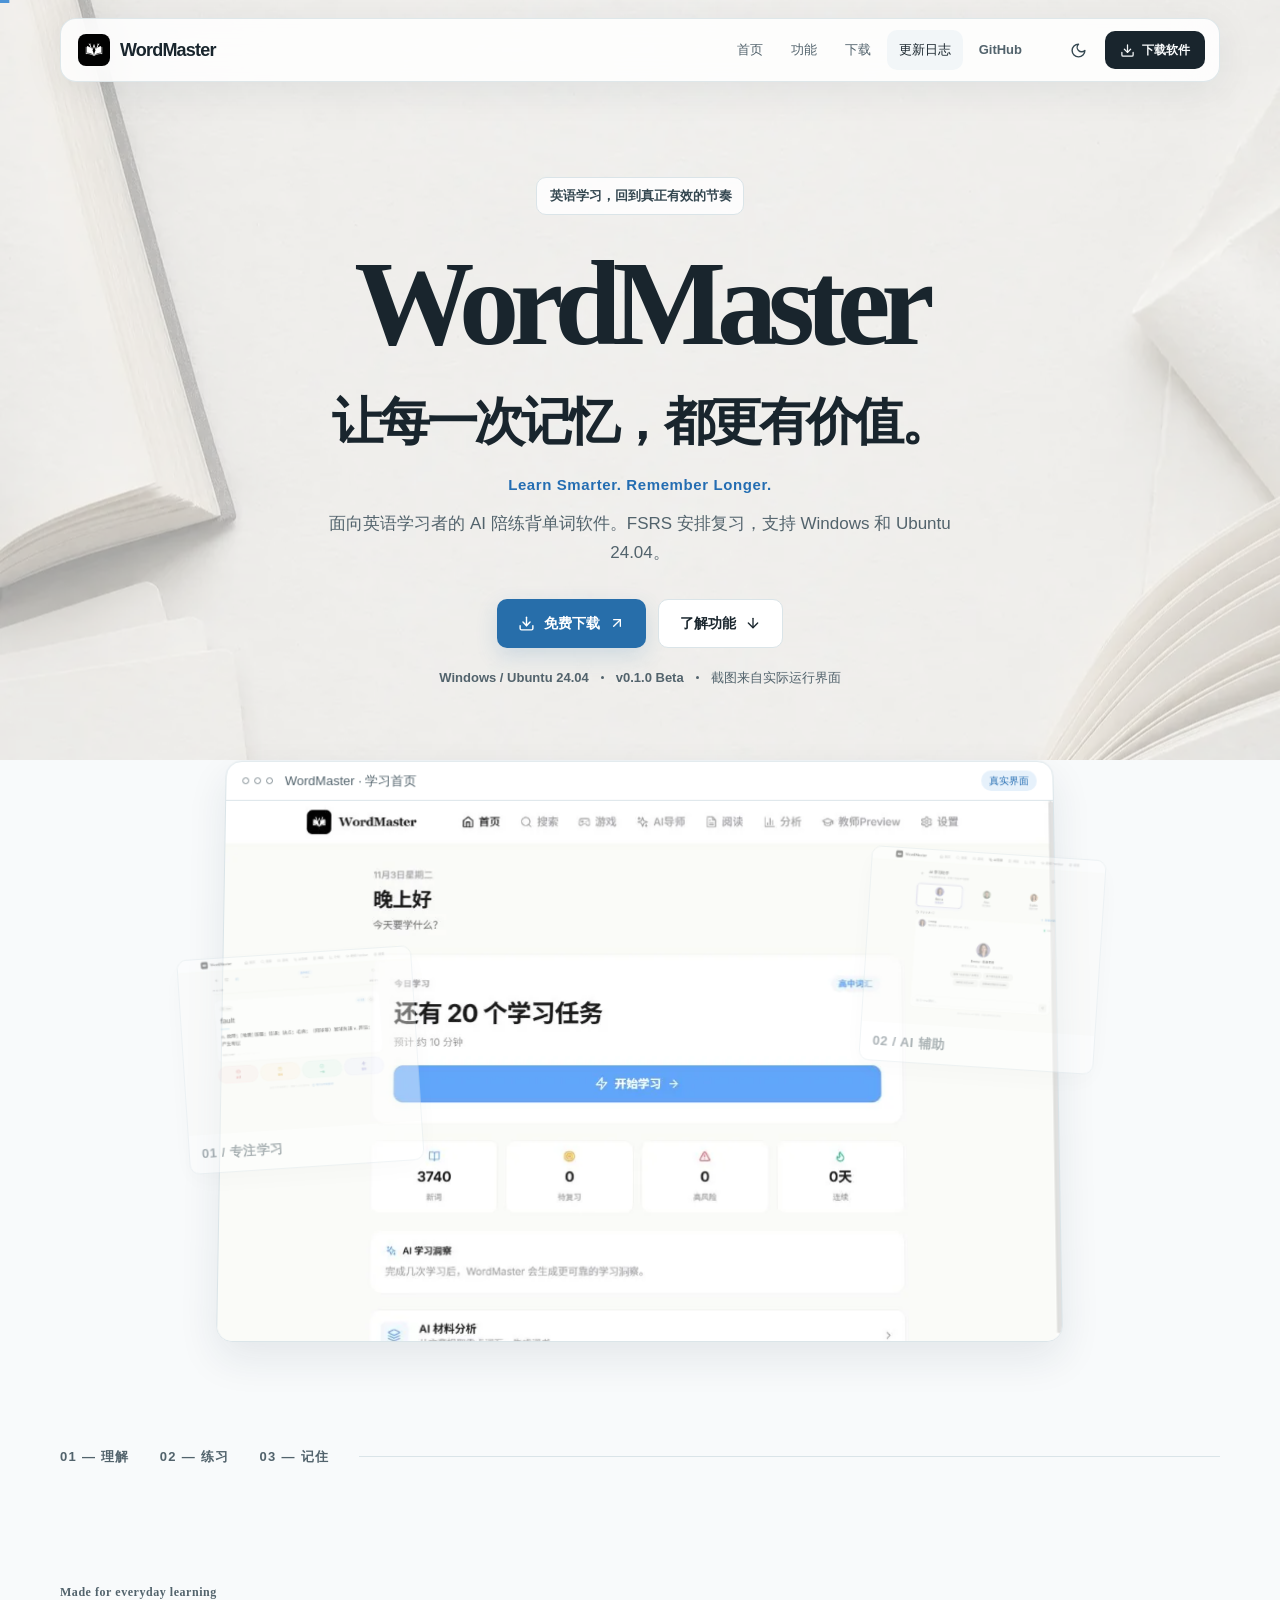
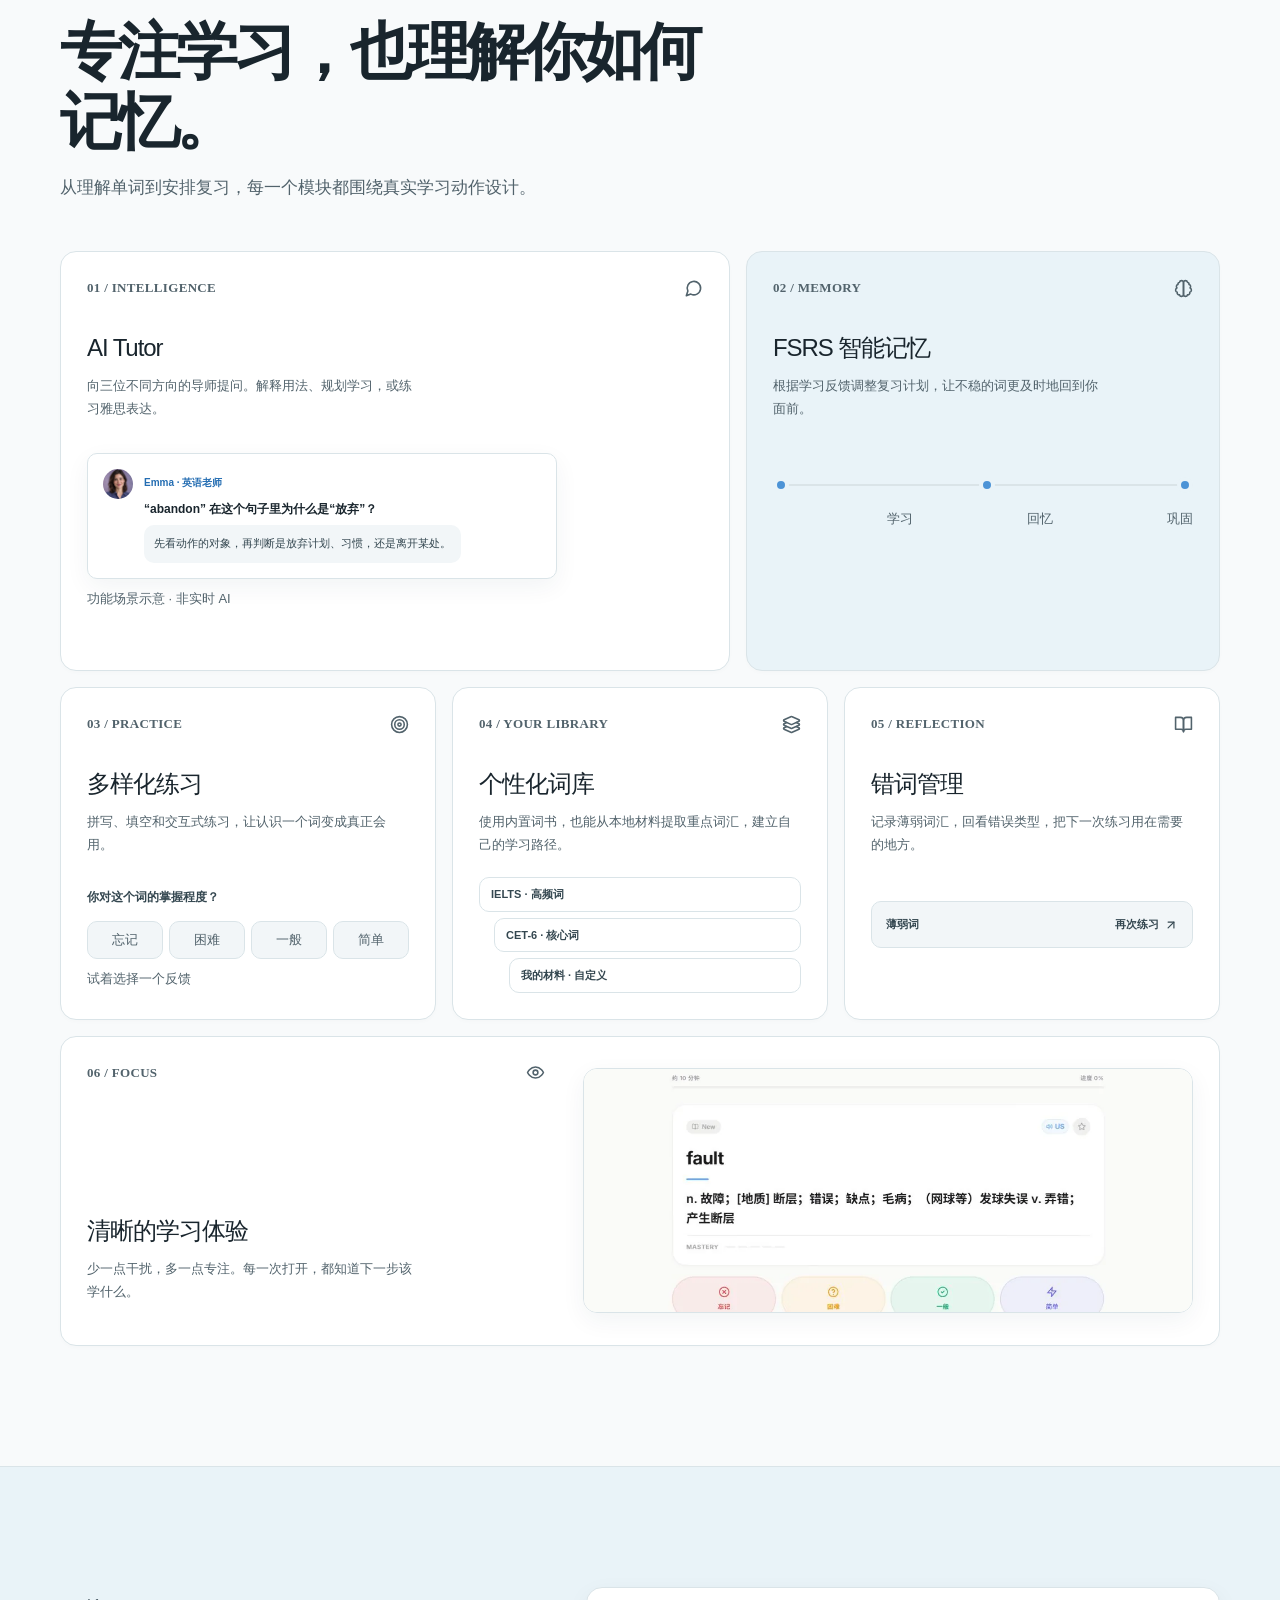
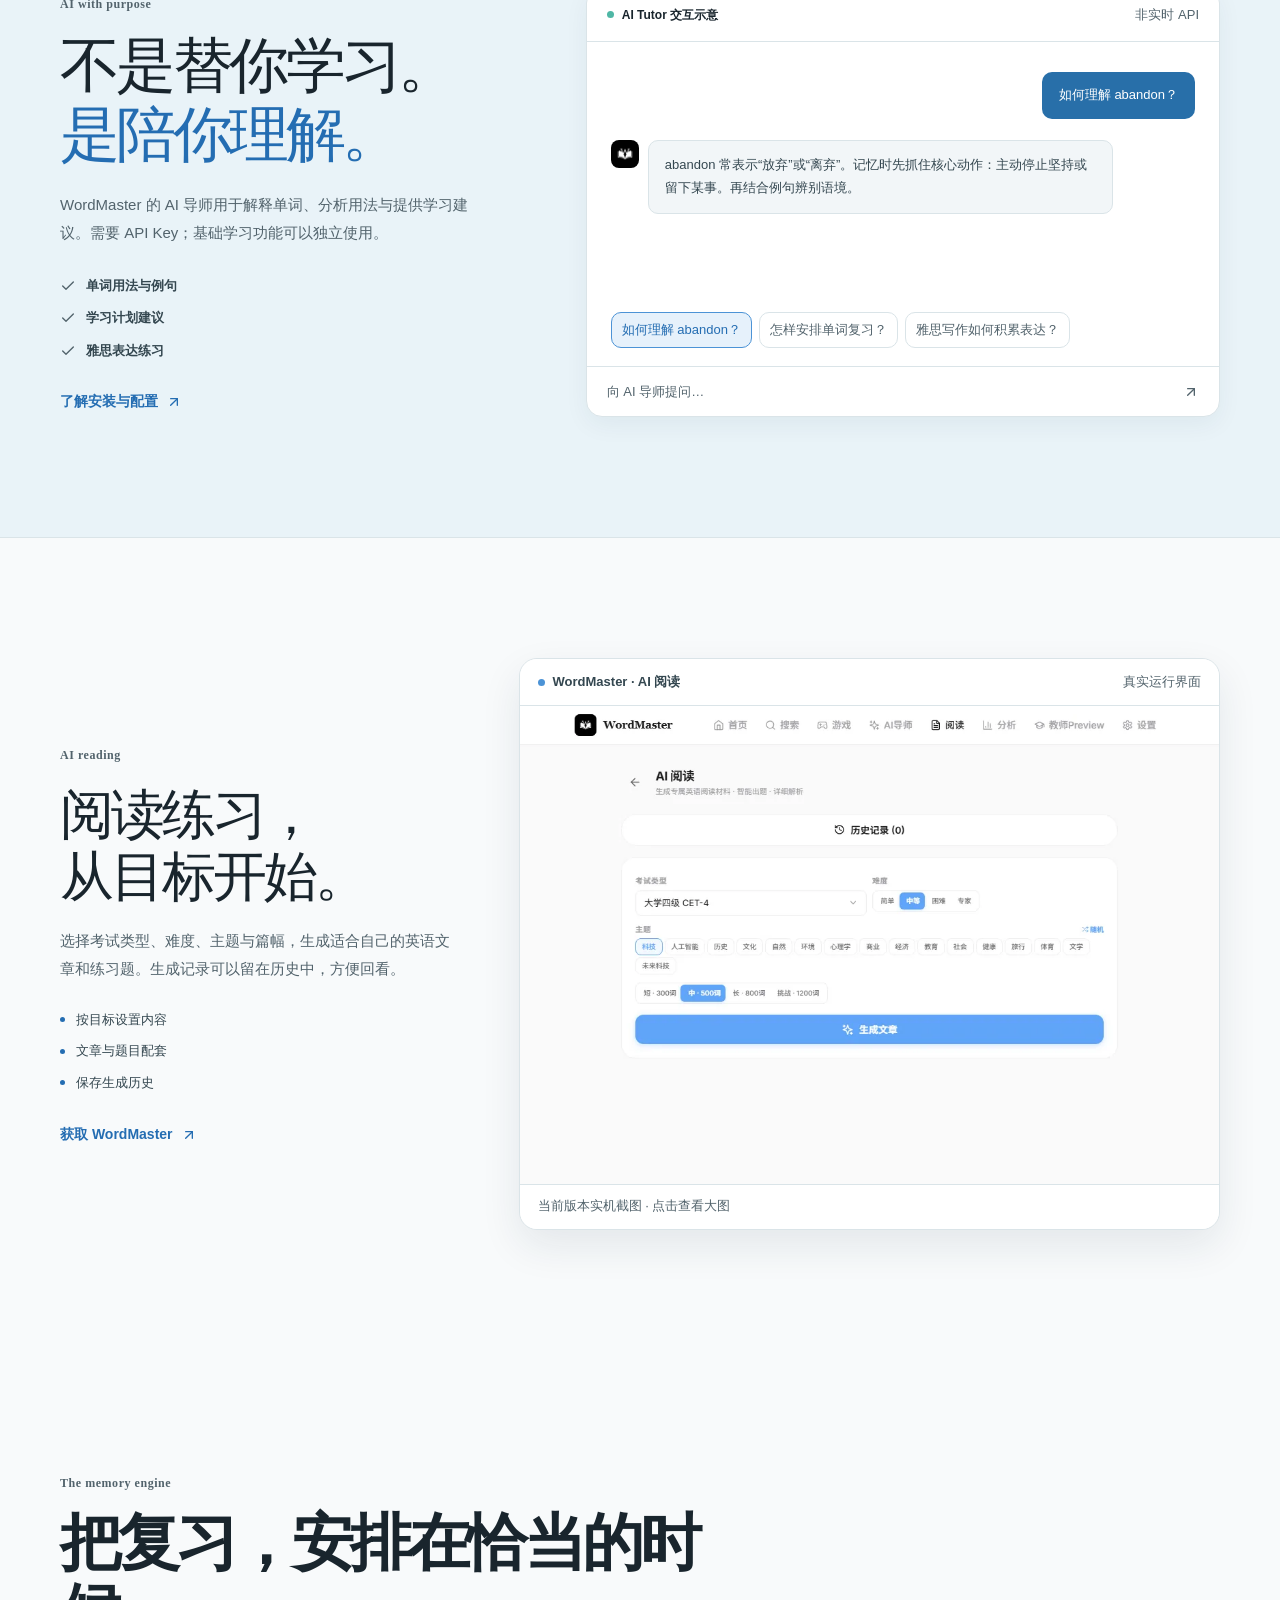
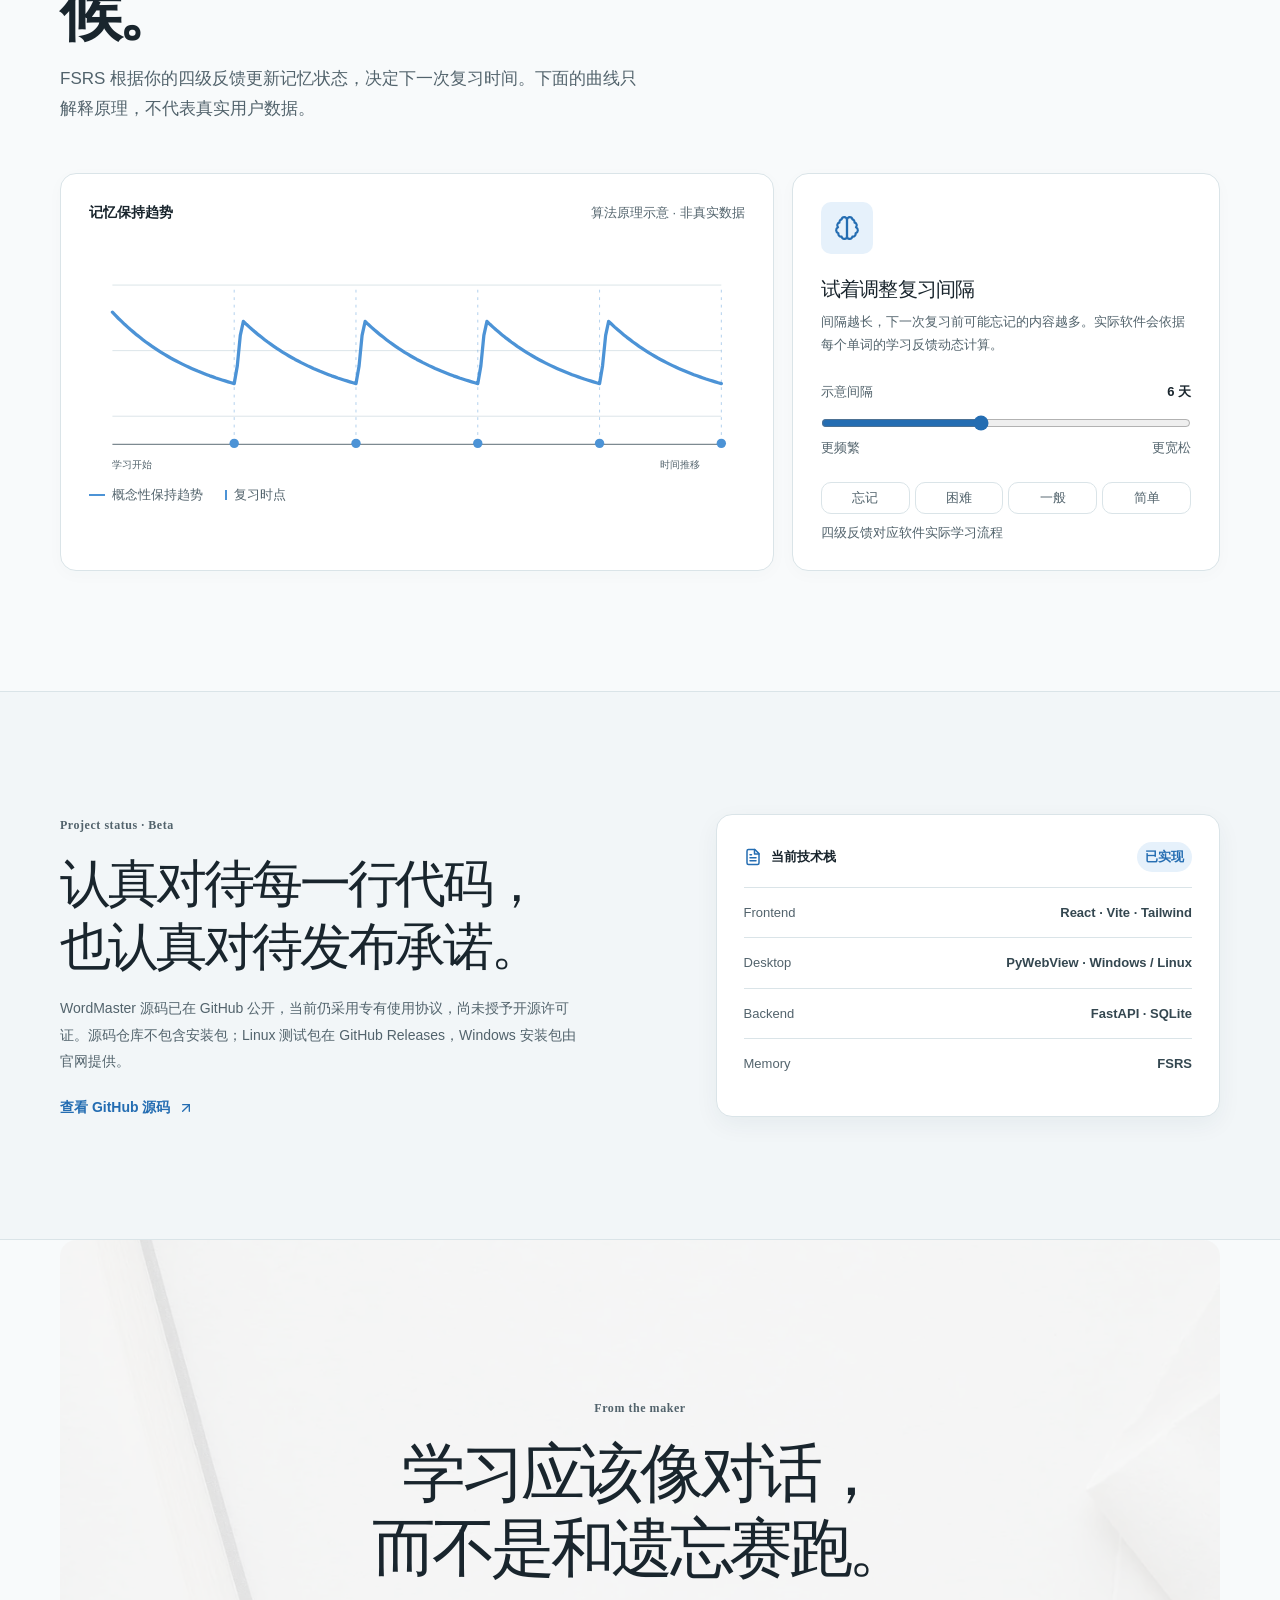
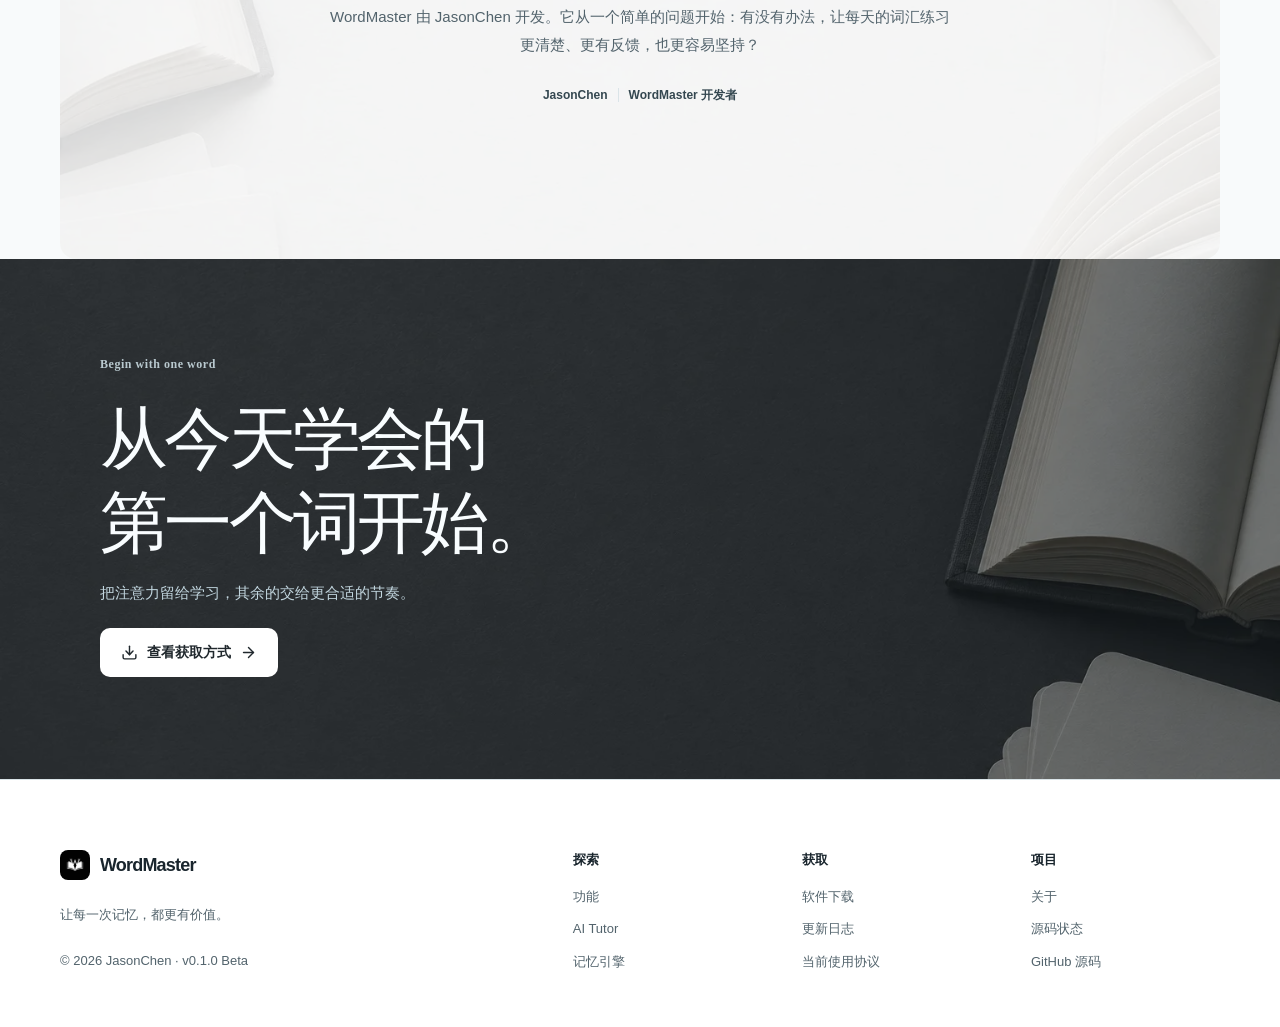
<file: changelog/index.html>
<!doctype html>
<html lang="zh-CN"><head>
  <script>try{var t=localStorage.getItem('wordmaster-site-theme');document.documentElement.dataset.theme=t==='dark'||t==='light'?t:matchMedia('(prefers-color-scheme: dark)').matches?'dark':'light'}catch(e){document.documentElement.dataset.theme=matchMedia('(prefers-color-scheme: dark)').matches?'dark':'light'}</script>
  <meta charset="UTF-8" /><meta name="viewport" content="width=device-width, initial-scale=1" />
  <meta name="theme-color" content="#f8fafc" /><meta name="description" content="查看 WordMaster v0.1.0 Beta 的已实现功能与更新记录。" />
  <meta property="og:type" content="website" /><meta property="og:title" content="WordMaster 更新日志" /><meta property="og:description" content="WordMaster Windows 与 Ubuntu 24.04 版本的更新记录。" /><meta property="og:image" content="https://jasonchen911.github.io/images/og-wordmaster.png" /><meta property="og:image:width" content="1200" /><meta property="og:image:height" content="630" />
  <meta name="twitter:card" content="summary_large_image" /><link rel="icon" type="image/svg+xml" href="/favicon.svg" /><link rel="icon" type="image/png" sizes="32x32" href="/favicon-32.png" />
  <title>更新日志 — WordMaster</title>
  <script type="module" crossorigin src="/assets/main-CH6mp6sE.js"></script>
  <link rel="stylesheet" crossorigin href="/assets/main-C3peGZoc.css">
<link rel="canonical" href="https://jasonchen911.github.io/changelog/" /><meta property="og:url" content="https://jasonchen911.github.io/changelog/" /></head><body><div id="root"><a class="skip-link" href="#main-content">跳到主要内容</a><div class="scroll-progress" aria-hidden="true" style="transform:scaleX(0)"></div><header class="site-header "><div class="nav-shell"><a class="brand" aria-label="WordMaster 首页" href="/"><img src="/images/wordmaster-logo.webp" alt="" width="32" height="32"/><span>WordMaster</span></a><nav class="desktop-nav" aria-label="主导航"><a class="" href="/">首页</a><a class="" href="/#features">功能</a><a class="" href="/download/">下载</a><a aria-current="page" class="nav-active" href="/changelog/">更新日志</a><a href="https://github.com/JasonChen911/WordMaster-V1.0" target="_blank" rel="noopener noreferrer">GitHub</a></nav><div class="nav-actions"><button class="theme-toggle" aria-label="切换深色模式" title="深色模式"><svg xmlns="http://www.w3.org/2000/svg" width="17" height="17" viewBox="0 0 24 24" fill="none" stroke="currentColor" stroke-width="2" stroke-linecap="round" stroke-linejoin="round" class="lucide lucide-moon "><path d="M12 3a6 6 0 0 0 9 9 9 9 0 1 1-9-9Z"></path></svg></button><a class="nav-download" href="/download/"><svg xmlns="http://www.w3.org/2000/svg" width="15" height="15" viewBox="0 0 24 24" fill="none" stroke="currentColor" stroke-width="2" stroke-linecap="round" stroke-linejoin="round" class="lucide lucide-download "><path d="M21 15v4a2 2 0 0 1-2 2H5a2 2 0 0 1-2-2v-4"></path><polyline points="7 10 12 15 17 10"></polyline><line x1="12" x2="12" y1="15" y2="3"></line></svg> 下载软件</a><button class="menu-toggle" aria-expanded="false" aria-label="打开导航菜单"><svg xmlns="http://www.w3.org/2000/svg" width="22" height="22" viewBox="0 0 24 24" fill="none" stroke="currentColor" stroke-width="2" stroke-linecap="round" stroke-linejoin="round" class="lucide lucide-menu "><line x1="4" x2="20" y1="12" y2="12"></line><line x1="4" x2="20" y1="6" y2="6"></line><line x1="4" x2="20" y1="18" y2="18"></line></svg></button></div></div></header><div id="main-content"><main style="opacity:1;transform:none"><!--$--><section class="changelog-page container"><div class=""><span class="eyebrow">Release notes</span><h1>每一步改进，<br/><em>都有迹可循。</em></h1><p>以下记录当前 Beta 构建中已经实现的功能，不包含尚未上线的计划。</p></div><div class="timeline"><div class="timeline-rail"></div><div class="release-entry"><div class="release-marker"></div><div class="release-meta"><span class="release-badge"><span></span> 当前构建</span><h2>v<!-- -->0.1.0<!-- --> Beta</h2><p><svg xmlns="http://www.w3.org/2000/svg" width="15" height="15" viewBox="0 0 24 24" fill="none" stroke="currentColor" stroke-width="2" stroke-linecap="round" stroke-linejoin="round" class="lucide lucide-clock3 "><circle cx="12" cy="12" r="10"></circle><polyline points="12 6 12 12 16.5 12"></polyline></svg> 本地版本配置读取</p></div><div class="release-groups"><div><h3>学习与记忆</h3><ul><li><svg xmlns="http://www.w3.org/2000/svg" width="16" height="16" viewBox="0 0 24 24" fill="none" stroke="currentColor" stroke-width="2" stroke-linecap="round" stroke-linejoin="round" class="lucide lucide-check "><path d="M20 6 9 17l-5-5"></path></svg><span>接入 FSRS 间隔重复，按四级反馈调整单词复习安排。</span></li><li><svg xmlns="http://www.w3.org/2000/svg" width="16" height="16" viewBox="0 0 24 24" fill="none" stroke="currentColor" stroke-width="2" stroke-linecap="round" stroke-linejoin="round" class="lucide lucide-check "><path d="M20 6 9 17l-5-5"></path></svg><span>在学习页解释为什么今天需要复习这个词。</span></li><li><svg xmlns="http://www.w3.org/2000/svg" width="16" height="16" viewBox="0 0 24 24" fill="none" stroke="currentColor" stroke-width="2" stroke-linecap="round" stroke-linejoin="round" class="lucide lucide-check "><path d="M20 6 9 17l-5-5"></path></svg><span>加入拼写、填空、游戏化练习和错词管理。</span></li></ul></div><div><h3>AI 辅助</h3><ul><li><svg xmlns="http://www.w3.org/2000/svg" width="16" height="16" viewBox="0 0 24 24" fill="none" stroke="currentColor" stroke-width="2" stroke-linecap="round" stroke-linejoin="round" class="lucide lucide-check "><path d="M20 6 9 17l-5-5"></path></svg><span>三位 AI 导师支持独立对话与本机历史记录。</span></li><li><svg xmlns="http://www.w3.org/2000/svg" width="16" height="16" viewBox="0 0 24 24" fill="none" stroke="currentColor" stroke-width="2" stroke-linecap="round" stroke-linejoin="round" class="lucide lucide-check "><path d="M20 6 9 17l-5-5"></path></svg><span>AI 阅读可保存生成的文章、题目与题型，并可逐条删除。</span></li><li><svg xmlns="http://www.w3.org/2000/svg" width="16" height="16" viewBox="0 0 24 24" fill="none" stroke="currentColor" stroke-width="2" stroke-linecap="round" stroke-linejoin="round" class="lucide lucide-check "><path d="M20 6 9 17l-5-5"></path></svg><span>从本地材料提取重点词汇，确认后生成词书。</span></li></ul></div><div><h3>桌面体验</h3><ul><li><svg xmlns="http://www.w3.org/2000/svg" width="16" height="16" viewBox="0 0 24 24" fill="none" stroke="currentColor" stroke-width="2" stroke-linecap="round" stroke-linejoin="round" class="lucide lucide-check "><path d="M20 6 9 17l-5-5"></path></svg><span>优化启动检测与前端资源校验。</span></li><li><svg xmlns="http://www.w3.org/2000/svg" width="16" height="16" viewBox="0 0 24 24" fill="none" stroke="currentColor" stroke-width="2" stroke-linecap="round" stroke-linejoin="round" class="lucide lucide-check "><path d="M20 6 9 17l-5-5"></path></svg><span>加入可选背景、深色模式和发音设置。</span></li><li><svg xmlns="http://www.w3.org/2000/svg" width="16" height="16" viewBox="0 0 24 24" fill="none" stroke="currentColor" stroke-width="2" stroke-linecap="round" stroke-linejoin="round" class="lucide lucide-check "><path d="M20 6 9 17l-5-5"></path></svg><span>提供 Windows 安装程序及 Ubuntu 24.04 x64 测试包。</span></li></ul></div></div></div></div><div class="changelog-actions"><a class="button button-primary" href="/download/">获取当前版本 <svg xmlns="http://www.w3.org/2000/svg" width="16" height="16" viewBox="0 0 24 24" fill="none" stroke="currentColor" stroke-width="2" stroke-linecap="round" stroke-linejoin="round" class="lucide lucide-arrow-up-right "><path d="M7 7h10v10"></path><path d="M7 17 17 7"></path></svg></a><a class="text-link" href="/"><svg xmlns="http://www.w3.org/2000/svg" width="15" height="15" viewBox="0 0 24 24" fill="none" stroke="currentColor" stroke-width="2" stroke-linecap="round" stroke-linejoin="round" class="lucide lucide-arrow-left "><path d="m12 19-7-7 7-7"></path><path d="M19 12H5"></path></svg> 返回首页</a></div></section><!--/$--></main></div><footer class="site-footer"><div class="container footer-grid"><div class="footer-brand"><a class="brand" href="/"><img src="/images/wordmaster-logo.webp" alt="" width="30" height="30"/><span>WordMaster</span></a><p>让每一次记忆，都更有价值。</p><small>© 2026 JasonChen · v0.1.0 Beta</small></div><div><strong>探索</strong><a href="/#features">功能</a><a href="/#intelligence">AI Tutor</a><a href="/#memory">记忆引擎</a></div><div><strong>获取</strong><a href="/download/">软件下载</a><a href="/changelog/">更新日志</a><a href="/license/">当前使用协议</a></div><div><strong>项目</strong><a href="/#about">关于</a><a href="/#source">源码状态</a><a href="https://github.com/JasonChen911/WordMaster-V1.0" target="_blank" rel="noopener noreferrer">GitHub 源码</a></div></div></footer></div></body></html>
</file>
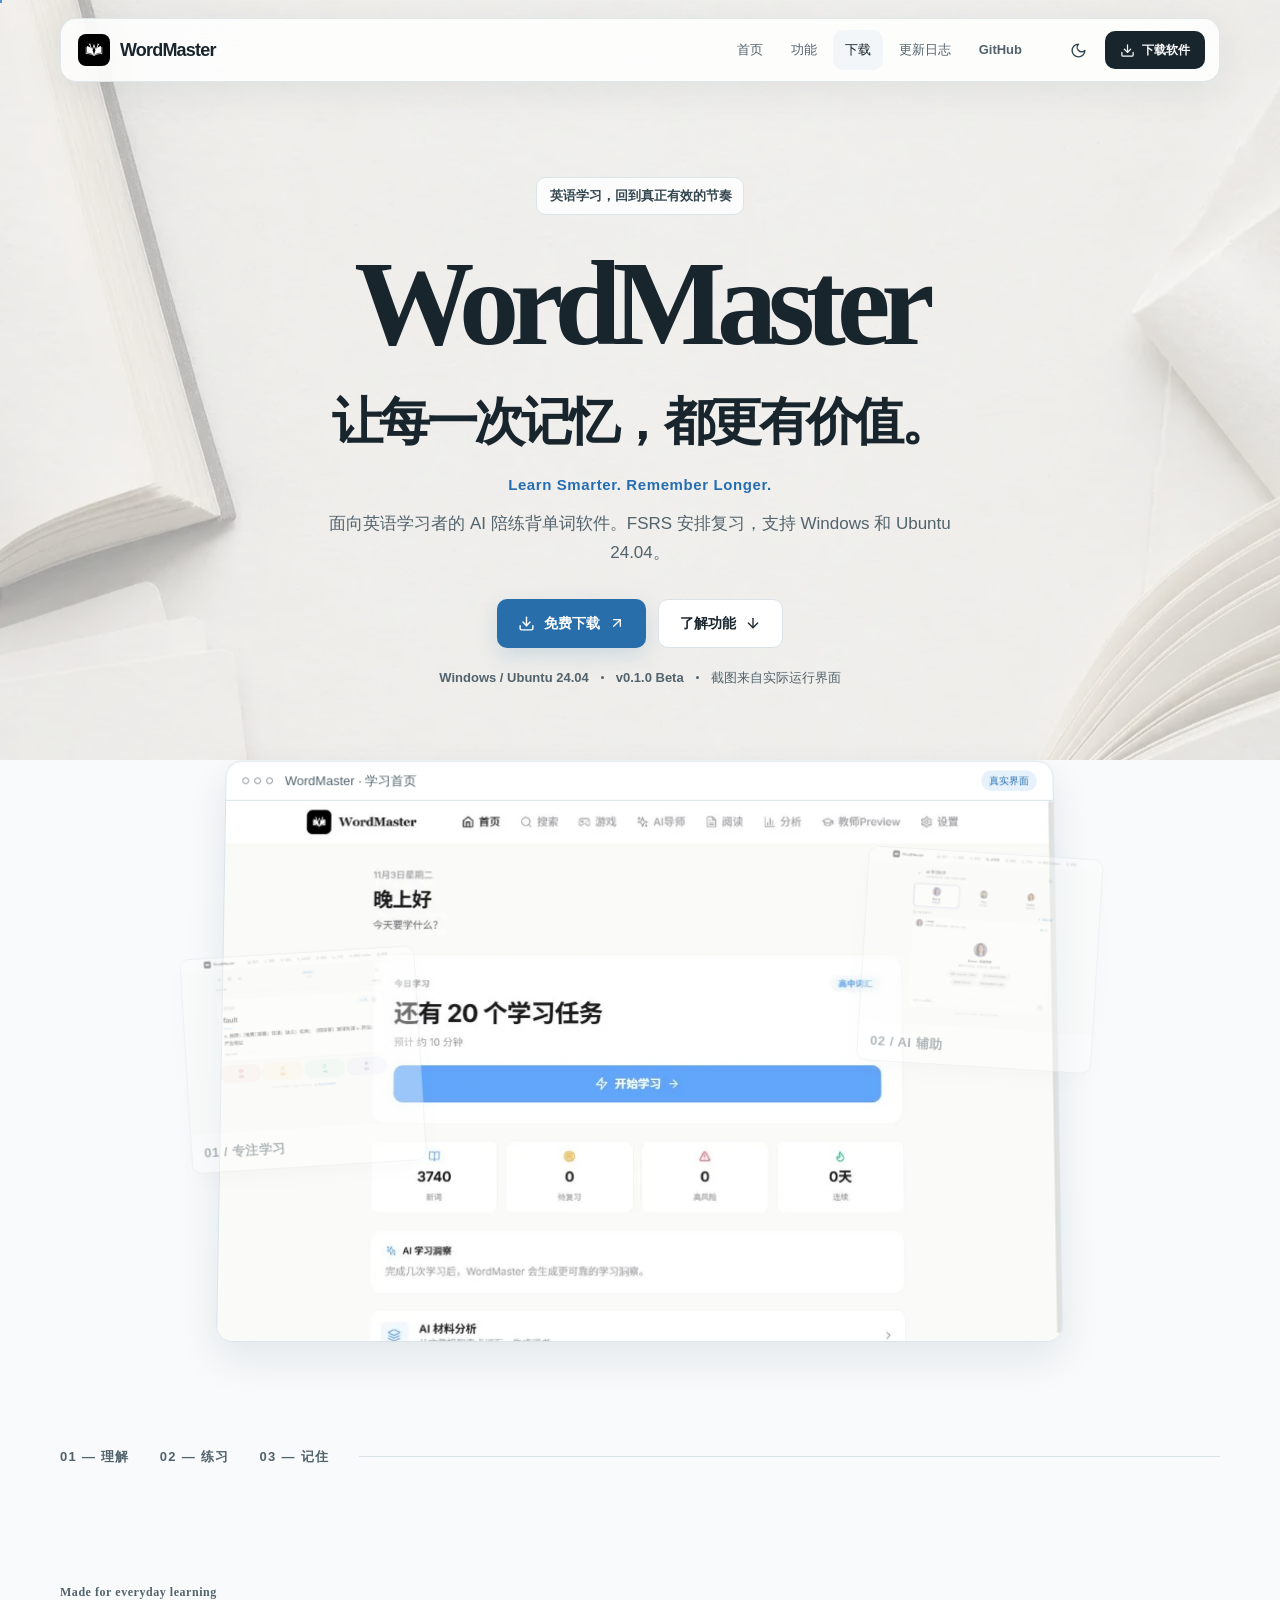
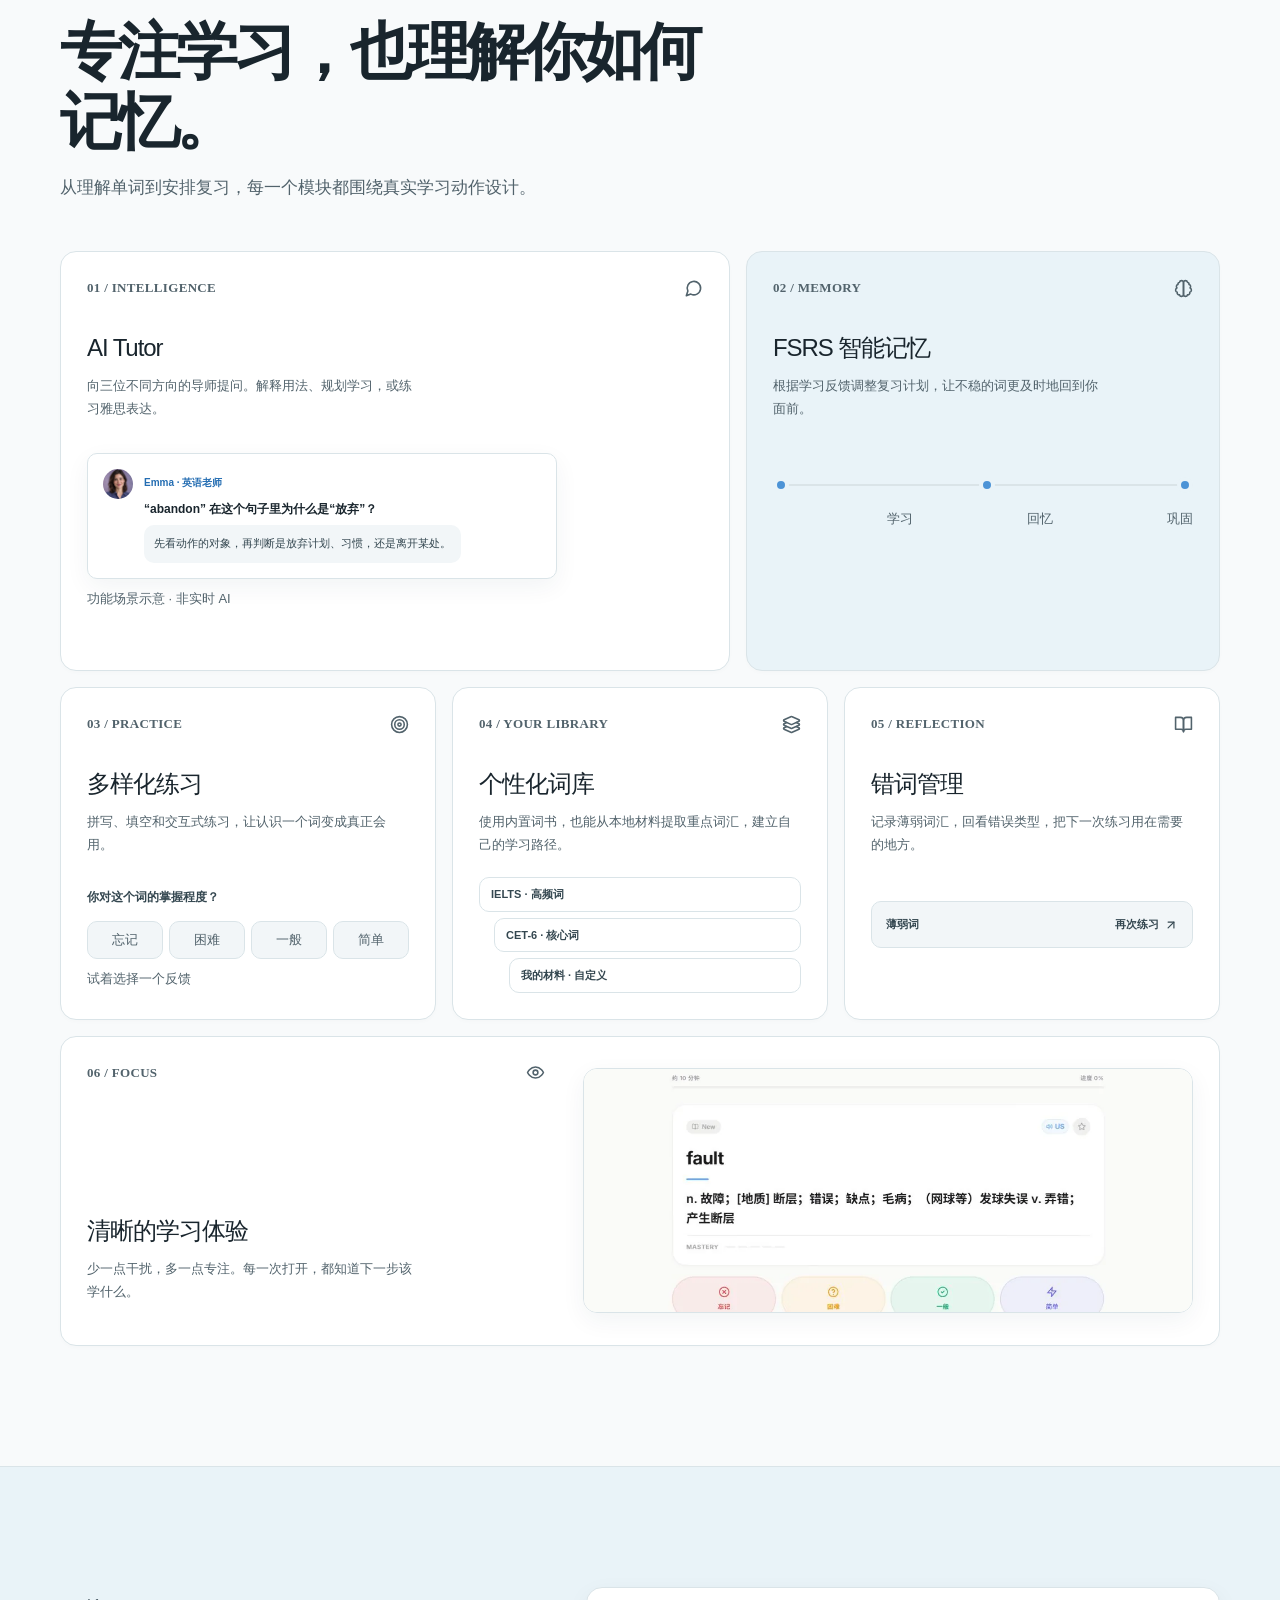
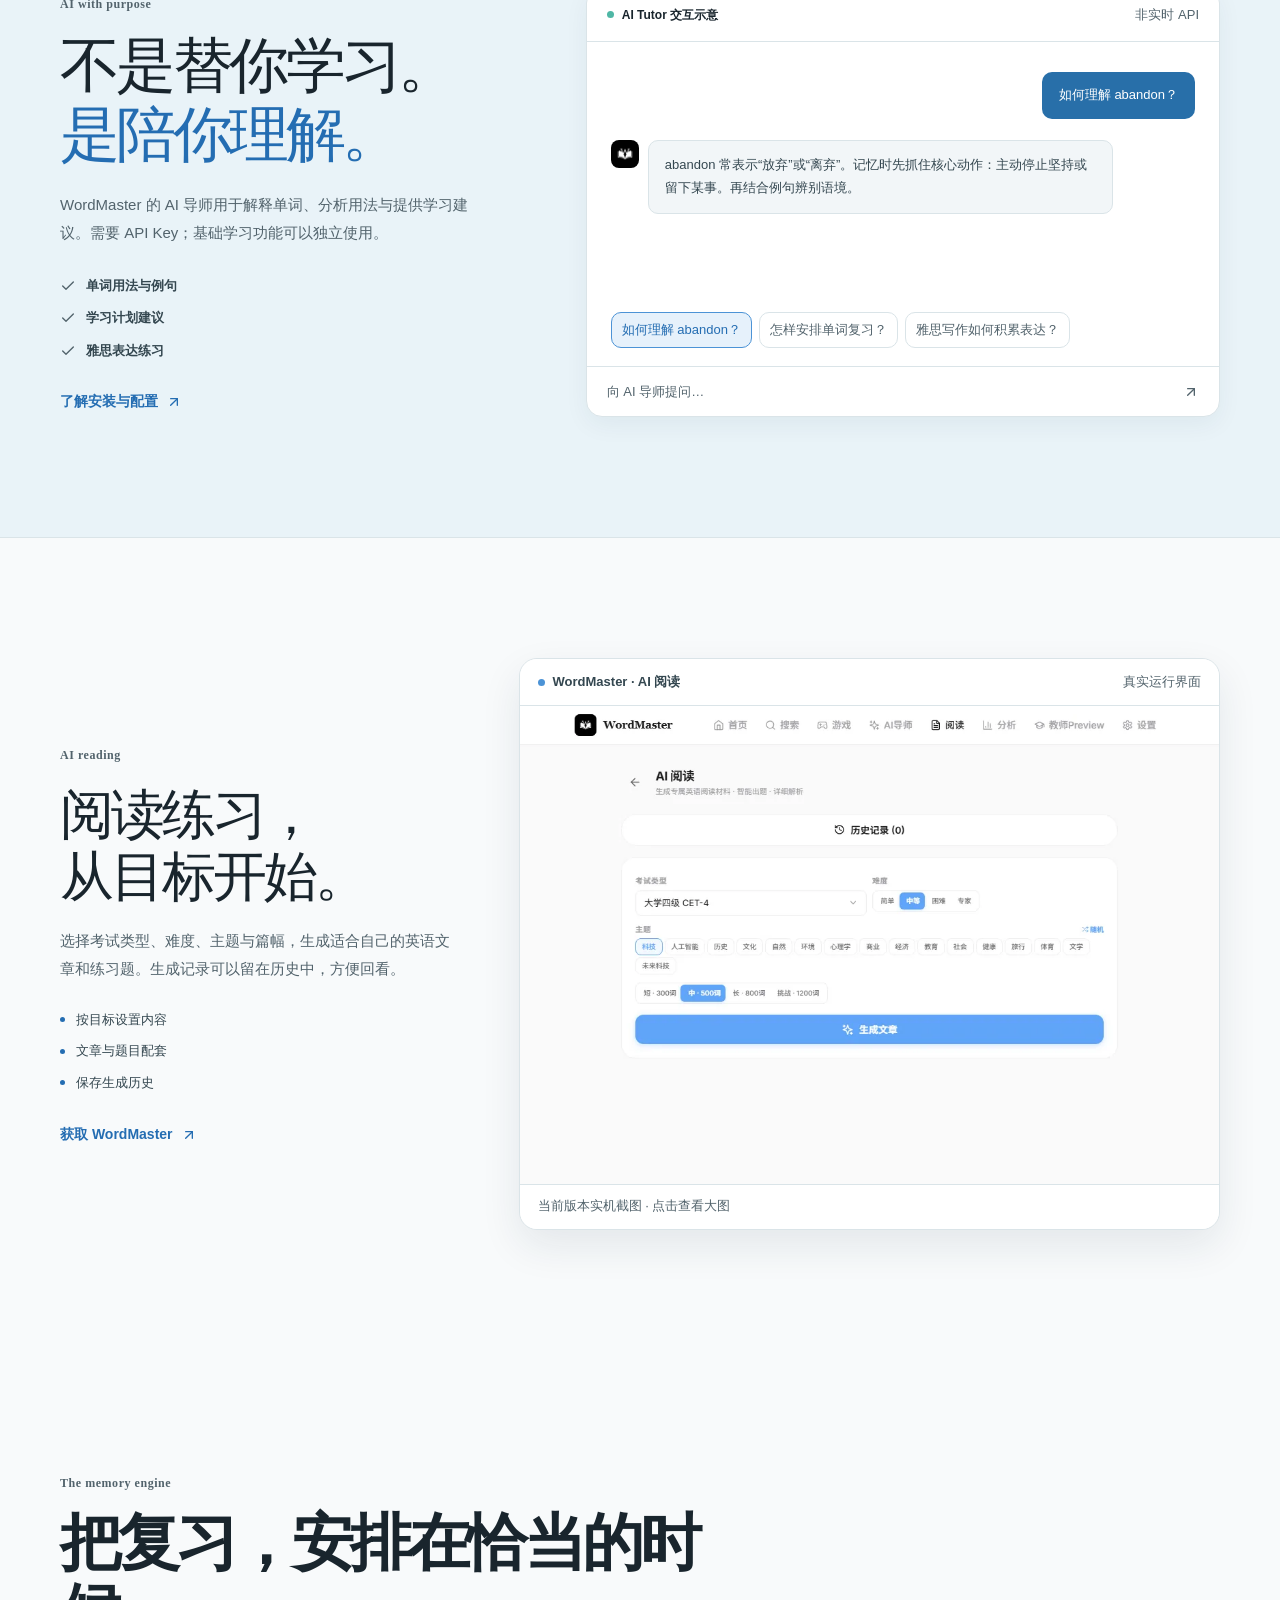
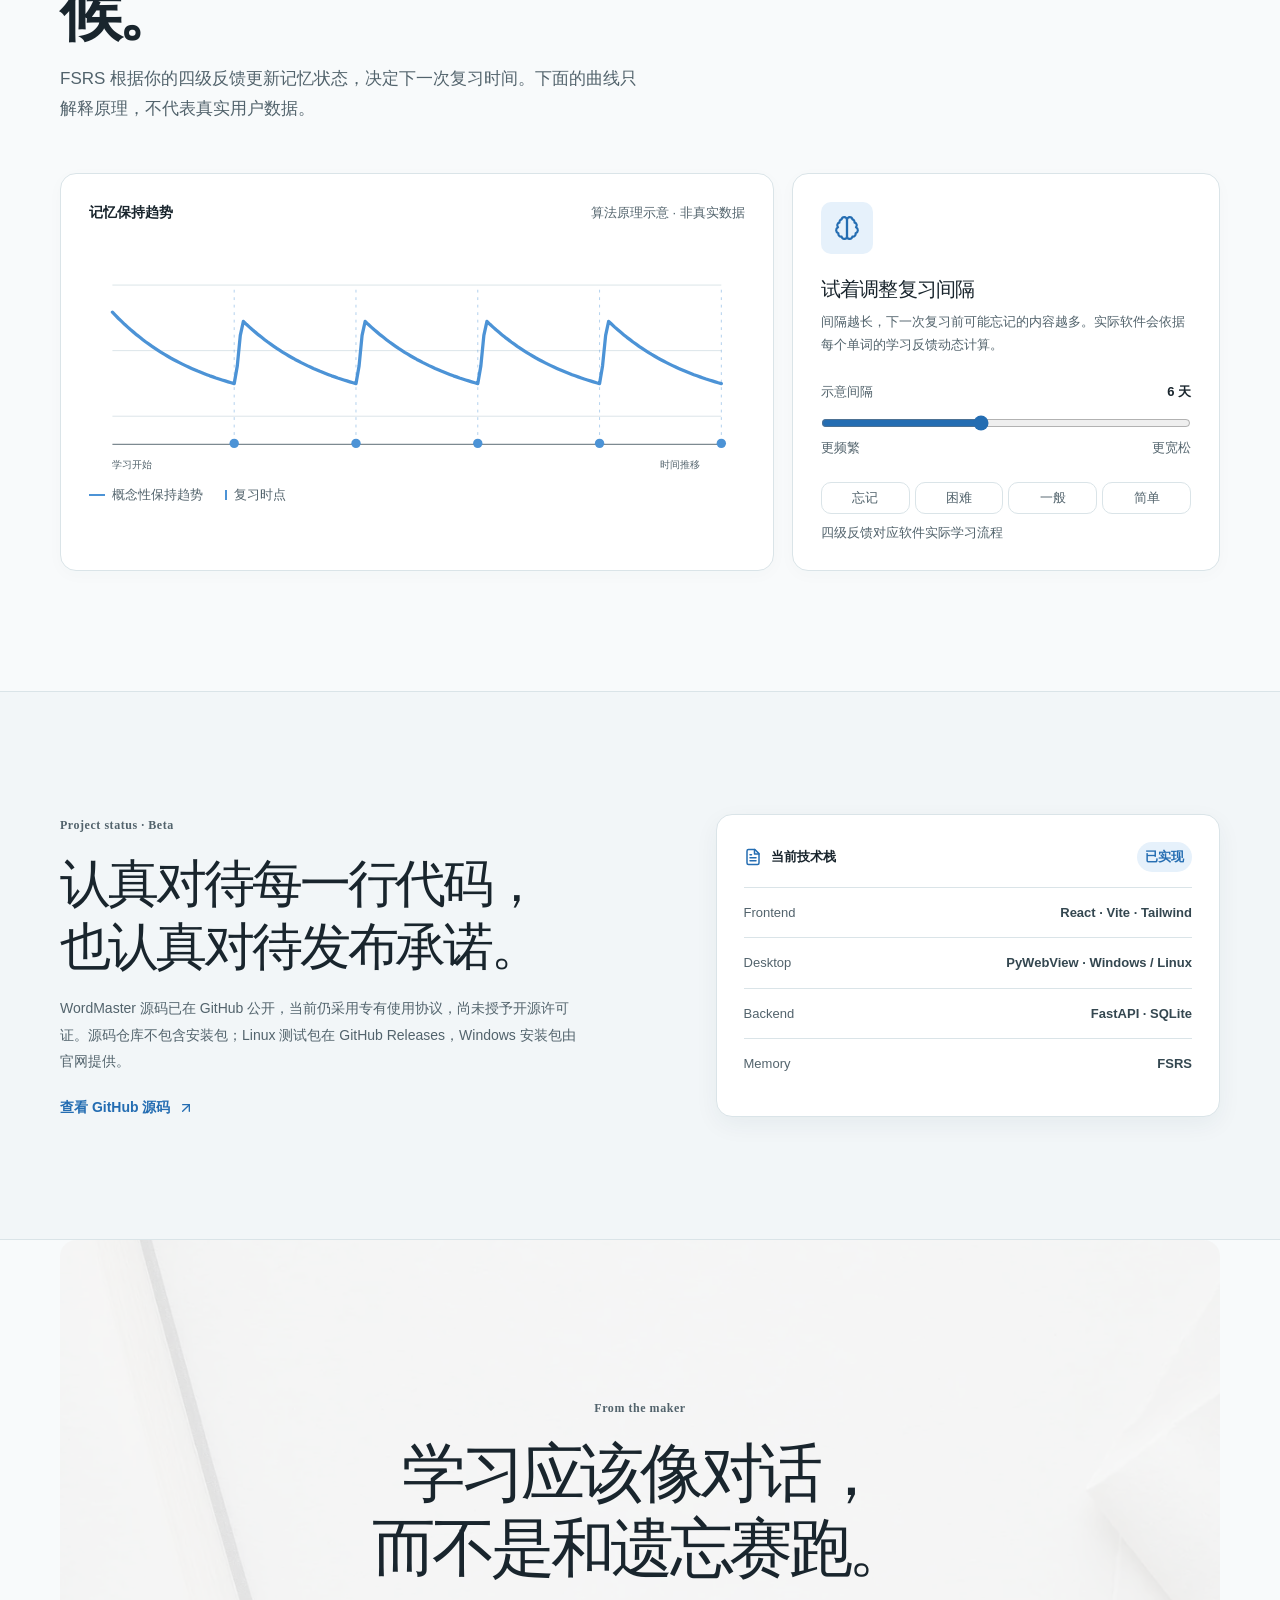
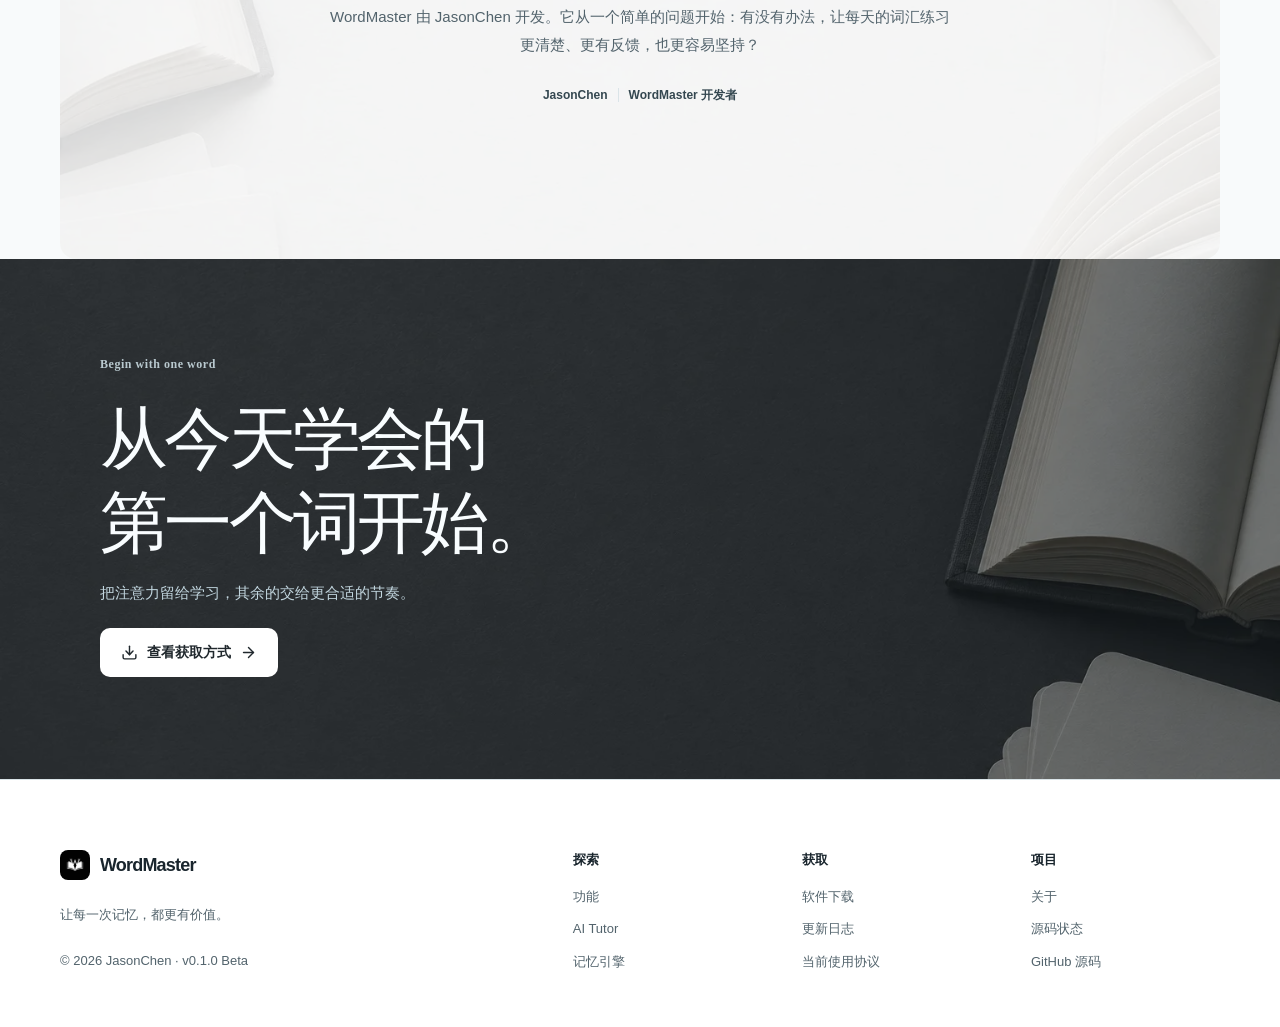
<file: download/index.html>
<!doctype html>
<html lang="zh-CN"><head>
  <script>try{var t=localStorage.getItem('wordmaster-site-theme');document.documentElement.dataset.theme=t==='dark'||t==='light'?t:matchMedia('(prefers-color-scheme: dark)').matches?'dark':'light'}catch(e){document.documentElement.dataset.theme=matchMedia('(prefers-color-scheme: dark)').matches?'dark':'light'}</script>
  <meta charset="UTF-8" /><meta name="viewport" content="width=device-width, initial-scale=1" />
  <meta name="theme-color" content="#f8fafb" /><meta name="description" content="下载 WordMaster v0.1.0 Beta Windows 安装包或 Ubuntu 24.04 x64 测试包，查看安装说明与文件校验值。" />
  <meta property="og:type" content="website" /><meta property="og:title" content="下载 WordMaster — Windows 与 Ubuntu 24.04" /><meta property="og:description" content="获取 WordMaster Windows 与 Ubuntu 24.04 安装包、安装说明和 SHA-256 校验值。" /><meta property="og:image" content="https://jasonchen911.github.io/images/og-wordmaster.png" /><meta property="og:image:width" content="1200" /><meta property="og:image:height" content="630" />
  <meta name="twitter:card" content="summary_large_image" /><link rel="icon" type="image/svg+xml" href="/favicon.svg" /><link rel="icon" type="image/png" sizes="32x32" href="/favicon-32.png" />
  <title>下载 WordMaster — Windows 与 Ubuntu 24.04</title>
  <script type="module" crossorigin src="/assets/main-CH6mp6sE.js"></script>
  <link rel="stylesheet" crossorigin href="/assets/main-C3peGZoc.css">
<link rel="canonical" href="https://jasonchen911.github.io/download/" /><meta property="og:url" content="https://jasonchen911.github.io/download/" /></head><body><div id="root"><a class="skip-link" href="#main-content">跳到主要内容</a><div class="scroll-progress" aria-hidden="true" style="transform:scaleX(0)"></div><header class="site-header "><div class="nav-shell"><a class="brand" aria-label="WordMaster 首页" href="/"><img src="/images/wordmaster-logo.webp" alt="" width="32" height="32"/><span>WordMaster</span></a><nav class="desktop-nav" aria-label="主导航"><a class="" href="/">首页</a><a class="" href="/#features">功能</a><a aria-current="page" class="nav-active" href="/download/">下载</a><a class="" href="/changelog/">更新日志</a><a href="https://github.com/JasonChen911/WordMaster-V1.0" target="_blank" rel="noopener noreferrer">GitHub</a></nav><div class="nav-actions"><button class="theme-toggle" aria-label="切换深色模式" title="深色模式"><svg xmlns="http://www.w3.org/2000/svg" width="17" height="17" viewBox="0 0 24 24" fill="none" stroke="currentColor" stroke-width="2" stroke-linecap="round" stroke-linejoin="round" class="lucide lucide-moon "><path d="M12 3a6 6 0 0 0 9 9 9 9 0 1 1-9-9Z"></path></svg></button><a class="nav-download" href="/download/"><svg xmlns="http://www.w3.org/2000/svg" width="15" height="15" viewBox="0 0 24 24" fill="none" stroke="currentColor" stroke-width="2" stroke-linecap="round" stroke-linejoin="round" class="lucide lucide-download "><path d="M21 15v4a2 2 0 0 1-2 2H5a2 2 0 0 1-2-2v-4"></path><polyline points="7 10 12 15 17 10"></polyline><line x1="12" x2="12" y1="15" y2="3"></line></svg> 下载软件</a><button class="menu-toggle" aria-expanded="false" aria-label="打开导航菜单"><svg xmlns="http://www.w3.org/2000/svg" width="22" height="22" viewBox="0 0 24 24" fill="none" stroke="currentColor" stroke-width="2" stroke-linecap="round" stroke-linejoin="round" class="lucide lucide-menu "><line x1="4" x2="20" y1="12" y2="12"></line><line x1="4" x2="20" y1="6" y2="6"></line><line x1="4" x2="20" y1="18" y2="18"></line></svg></button></div></div></header><div id="main-content"><main style="opacity:1;transform:none"><!--$--><section class="subpage-hero container"><div class=""><span class="eyebrow">Download WordMaster</span><h1>下载 WordMaster</h1><p>选择 Windows 或 Ubuntu 24.04 版本。下载后可按下方校验值核对文件。</p></div></section><section class="download-section container"><div class="download-card"><div class="download-card-main"><div class="download-icon"><img src="/images/wordmaster-logo.webp" alt="" width="64" height="64" loading="lazy"/></div><div><div class="release-badge"><span></span> 当前版本 · Beta</div><h2>WordMaster <span>v<!-- -->0.1.0</span></h2><p>Windows 64 位 · Ubuntu 24.04 x64</p></div></div><div class="download-card-action"><div class="download-options"><a href="https://pan.baidu.com/s/1m0mQUDGmkbKahWUpZGoLsQ?pwd=cqgj" target="_blank" rel="noopener noreferrer" class="button button-primary"><svg xmlns="http://www.w3.org/2000/svg" width="18" height="18" viewBox="0 0 24 24" fill="none" stroke="currentColor" stroke-width="2" stroke-linecap="round" stroke-linejoin="round" class="lucide lucide-download "><path d="M21 15v4a2 2 0 0 1-2 2H5a2 2 0 0 1-2-2v-4"></path><polyline points="7 10 12 15 17 10"></polyline><line x1="12" x2="12" y1="15" y2="3"></line></svg> Windows 下载 <svg xmlns="http://www.w3.org/2000/svg" width="17" height="17" viewBox="0 0 24 24" fill="none" stroke="currentColor" stroke-width="2" stroke-linecap="round" stroke-linejoin="round" class="lucide lucide-arrow-right "><path d="M5 12h14"></path><path d="m12 5 7 7-7 7"></path></svg></a><a href="https://github.com/JasonChen911/WordMaster-V1.0/releases/download/v0.1.0-linux.1/WordMaster_0.1.0_ubuntu24.04_amd64.deb" target="_blank" rel="noopener noreferrer" class="button button-secondary"><svg xmlns="http://www.w3.org/2000/svg" width="18" height="18" viewBox="0 0 24 24" fill="none" stroke="currentColor" stroke-width="2" stroke-linecap="round" stroke-linejoin="round" class="lucide lucide-download "><path d="M21 15v4a2 2 0 0 1-2 2H5a2 2 0 0 1-2-2v-4"></path><polyline points="7 10 12 15 17 10"></polyline><line x1="12" x2="12" y1="15" y2="3"></line></svg> Ubuntu 下载 <svg xmlns="http://www.w3.org/2000/svg" width="17" height="17" viewBox="0 0 24 24" fill="none" stroke="currentColor" stroke-width="2" stroke-linecap="round" stroke-linejoin="round" class="lucide lucide-arrow-right "><path d="M5 12h14"></path><path d="m12 5 7 7-7 7"></path></svg></a></div><small>Windows 百度网盘提取码已包含在链接中；Ubuntu 安装包位于 GitHub Releases。</small></div></div></section><section class="download-details container"><div class="detail-panel"><svg xmlns="http://www.w3.org/2000/svg" width="25" height="25" viewBox="0 0 24 24" fill="none" stroke="currentColor" stroke-width="2" stroke-linecap="round" stroke-linejoin="round" class="lucide lucide-monitor "><rect width="20" height="14" x="2" y="3" rx="2"></rect><line x1="8" x2="16" y1="21" y2="21"></line><line x1="12" x2="12" y1="17" y2="21"></line></svg><h3>系统要求</h3><ul><li>Windows 64 位；需要 Microsoft Edge WebView2</li><li>Ubuntu 24.04 x64 桌面系统</li><li>AI 功能需要网络与用户自己的 API Key</li></ul><p>Windows 版在 Windows 11 验证；Linux 版通过 Ubuntu 24.04 自动安装与启动检查。</p></div><div class="detail-panel"><svg xmlns="http://www.w3.org/2000/svg" width="25" height="25" viewBox="0 0 24 24" fill="none" stroke="currentColor" stroke-width="2" stroke-linecap="round" stroke-linejoin="round" class="lucide lucide-hard-drive "><line x1="22" x2="2" y1="12" y2="12"></line><path d="M5.45 5.11 2 12v6a2 2 0 0 0 2 2h16a2 2 0 0 0 2-2v-6l-3.45-6.89A2 2 0 0 0 16.76 4H7.24a2 2 0 0 0-1.79 1.11z"></path><line x1="6" x2="6.01" y1="16" y2="16"></line><line x1="10" x2="10.01" y1="16" y2="16"></line></svg><h3>安装方式</h3><ol><li>Windows：下载百度网盘 ZIP、解压，运行其中的 WordMaster_Setup.exe。</li><li>Ubuntu：下载 .deb 后执行 <code>sudo apt install ./WordMaster_0.1.0_ubuntu24.04_amd64.deb</code>。</li><li>首次使用 AI 功能时，在设置中填写自己的 API Key。</li></ol><p>学习数据保存在当前用户的本机数据目录。</p></div></section><section class="integrity-section container"><div class=""><span class="eyebrow">Verify your download</span><h2>下载文件与校验值</h2><p>SHA-256 只对应表中指定的文件。蓝奏云文件尚未核对，不能套用百度网盘 ZIP 的校验值。</p><div class="download-table-scroll"><table class="download-table"><caption class="sr-only">WordMaster 各平台下载文件、版本、大小和 SHA-256</caption><thead><tr><th scope="col">文件与来源</th><th scope="col">版本</th><th scope="col">大小</th><th scope="col">SHA-256</th></tr></thead><tbody><tr><th scope="row"><a href="https://pan.baidu.com/s/1m0mQUDGmkbKahWUpZGoLsQ?pwd=cqgj" target="_blank" rel="noopener noreferrer">Windows · 百度网盘<br/><small>WordMaster_v0.1.0_20261105.zip</small></a></th><td>v<!-- -->0.1.0</td><td>53.8 MiB</td><td><code>ca5891b6fba287701162027def686ec1126b64005a40b12145c4002604d48654</code></td></tr><tr><th scope="row"><a href="https://github.com/JasonChen911/WordMaster-V1.0/releases/download/v0.1.0-linux.1/WordMaster_0.1.0_ubuntu24.04_amd64.deb" target="_blank" rel="noopener noreferrer">Ubuntu · GitHub Release<br/><small>WordMaster_0.1.0_ubuntu24.04_amd64.deb</small></a></th><td>v0.1.0 Beta</td><td>20.9 MiB</td><td><code>2742cb0ec010ea8d753bf5a28bb86945e4e3c48bca78524ddc73f4eca8508332</code></td></tr><tr><th scope="row"><a href="https://wwama.lanzoum.com/iq1JR4ew495e" target="_blank" rel="noopener noreferrer">Windows · 蓝奏云<br/><small>提取密码 eqw5</small></a></th><td>待核实</td><td>待核实</td><td>待核实：以实际下载文件为准</td></tr></tbody></table></div><div class="verify-commands"><div><h3>Windows PowerShell</h3><code>Get-FileHash .\<!-- -->WordMaster_v0.1.0_20261105.zip<!-- --> -Algorithm SHA256</code><code>certutil -hashfile <!-- -->WordMaster_v0.1.0_20261105.zip<!-- --> SHA256</code></div><div><h3>Ubuntu 终端</h3><code>sha256sum <!-- -->WordMaster_0.1.0_ubuntu24.04_amd64.deb</code></div></div><p>请将命令输出与表中对应文件的 SHA-256 比较；蓝奏云镜像完成独立校验前不提供可信校验值。</p></div></section><section class="privacy-section container" aria-labelledby="privacy-title"><div class="privacy-panel"><div><svg xmlns="http://www.w3.org/2000/svg" width="25" height="25" viewBox="0 0 24 24" fill="none" stroke="currentColor" stroke-width="2" stroke-linecap="round" stroke-linejoin="round" class="lucide lucide-shield-check "><path d="M12 22s8-4 8-10V5l-8-3-8 3v7c0 6 8 10 8 10"></path><path d="m9 12 2 2 4-4"></path></svg><h2 id="privacy-title">隐私与数据</h2></div><p>词汇进度、复习记录与历史对话保存在本机，不会自动同步到 WordMaster 服务器。Windows 的用户 API Key 存于系统凭据管理器；Ubuntu 版通过系统密钥环（keyring，通常是 GNOME Keyring）保存，密钥服务不可用时会提示保存失败。</p><p>只有主动使用 AI 导师、AI 阅读等功能时，相关问题和必要上下文才会发送至所配置的 AI 接口。<a href="/license/">查看完整使用协议 <svg xmlns="http://www.w3.org/2000/svg" width="14" height="14" viewBox="0 0 24 24" fill="none" stroke="currentColor" stroke-width="2" stroke-linecap="round" stroke-linejoin="round" class="lucide lucide-external-link "><path d="M18 13v6a2 2 0 0 1-2 2H5a2 2 0 0 1-2-2V8a2 2 0 0 1 2-2h6"></path><polyline points="15 3 21 3 21 9"></polyline><line x1="10" x2="21" y1="14" y2="3"></line></svg></a></p></div></section><section class="download-bottom container"><div class=""><div class="bottom-link-card"><div><span class="eyebrow">Release notes</span><h3>查看更新日志</h3><p>了解目前已实现的学习、AI 与稳定性更新。</p></div><a aria-label="查看更新日志" href="/changelog/"><svg xmlns="http://www.w3.org/2000/svg" width="22" height="22" viewBox="0 0 24 24" fill="none" stroke="currentColor" stroke-width="2" stroke-linecap="round" stroke-linejoin="round" class="lucide lucide-arrow-right "><path d="M5 12h14"></path><path d="m12 5 7 7-7 7"></path></svg></a></div></div><div class=""><div class="bottom-link-card subdued"><div><span class="eyebrow">GitHub source</span><h3>查看公开源码</h3><p>源码仓库不包含 Windows 安装包；Linux 测试包发布在 Releases。</p></div><a href="https://github.com/JasonChen911/WordMaster-V1.0" target="_blank" rel="noopener noreferrer" aria-label="查看 GitHub 源码"><svg xmlns="http://www.w3.org/2000/svg" width="22" height="22" viewBox="0 0 24 24" fill="none" stroke="currentColor" stroke-width="2" stroke-linecap="round" stroke-linejoin="round" class="lucide lucide-arrow-right "><path d="M5 12h14"></path><path d="m12 5 7 7-7 7"></path></svg></a></div></div></section><section class="license-footnote container"><svg xmlns="http://www.w3.org/2000/svg" width="15" height="15" viewBox="0 0 24 24" fill="none" stroke="currentColor" stroke-width="2" stroke-linecap="round" stroke-linejoin="round" class="lucide lucide-check "><path d="M20 6 9 17l-5-5"></path></svg><p>当前版本仍受内部 Beta 使用协议约束。<a href="/license/">查看使用协议 <svg xmlns="http://www.w3.org/2000/svg" width="12" height="12" viewBox="0 0 24 24" fill="none" stroke="currentColor" stroke-width="2" stroke-linecap="round" stroke-linejoin="round" class="lucide lucide-external-link "><path d="M18 13v6a2 2 0 0 1-2 2H5a2 2 0 0 1-2-2V8a2 2 0 0 1 2-2h6"></path><polyline points="15 3 21 3 21 9"></polyline><line x1="10" x2="21" y1="14" y2="3"></line></svg></a></p></section><!--/$--></main></div><footer class="site-footer"><div class="container footer-grid"><div class="footer-brand"><a class="brand" href="/"><img src="/images/wordmaster-logo.webp" alt="" width="30" height="30"/><span>WordMaster</span></a><p>让每一次记忆，都更有价值。</p><small>© 2026 JasonChen · v0.1.0 Beta</small></div><div><strong>探索</strong><a href="/#features">功能</a><a href="/#intelligence">AI Tutor</a><a href="/#memory">记忆引擎</a></div><div><strong>获取</strong><a href="/download/">软件下载</a><a href="/changelog/">更新日志</a><a href="/license/">当前使用协议</a></div><div><strong>项目</strong><a href="/#about">关于</a><a href="/#source">源码状态</a><a href="https://github.com/JasonChen911/WordMaster-V1.0" target="_blank" rel="noopener noreferrer">GitHub 源码</a></div></div></footer></div></body></html>
</file>
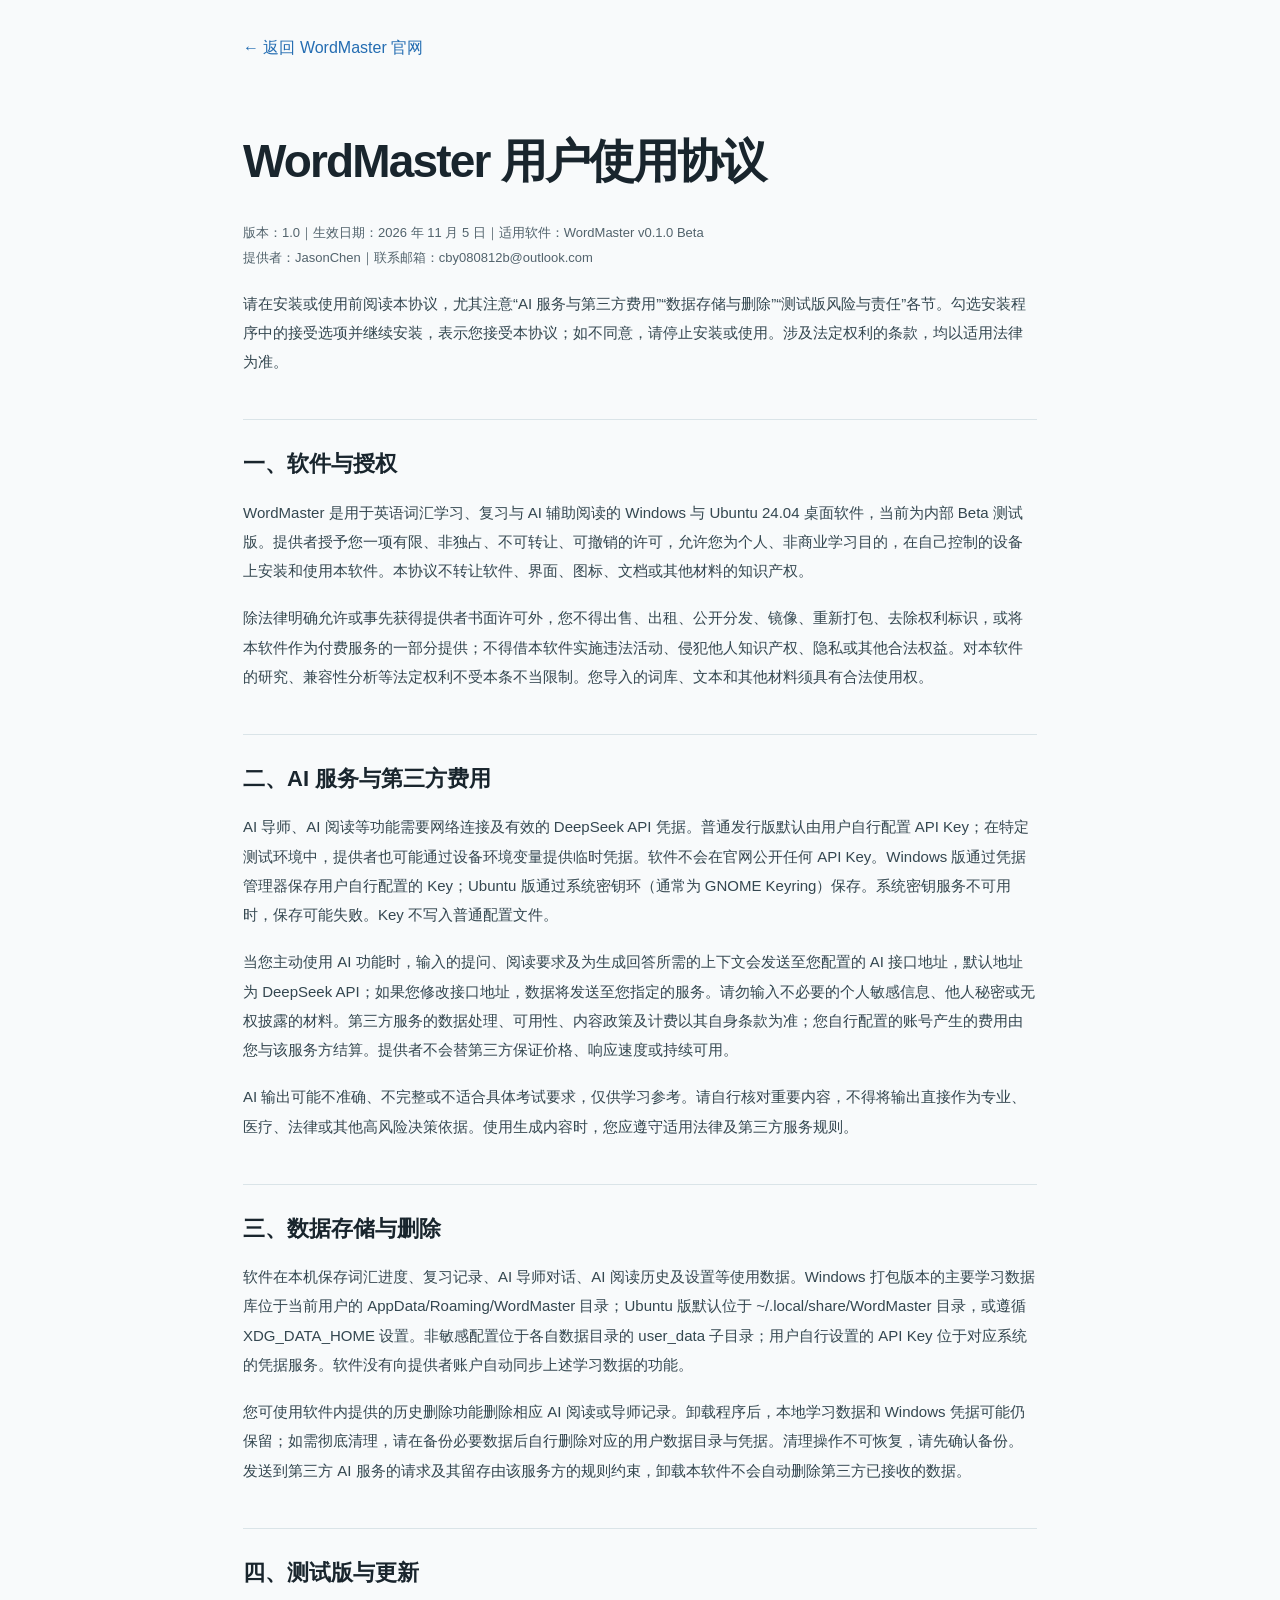
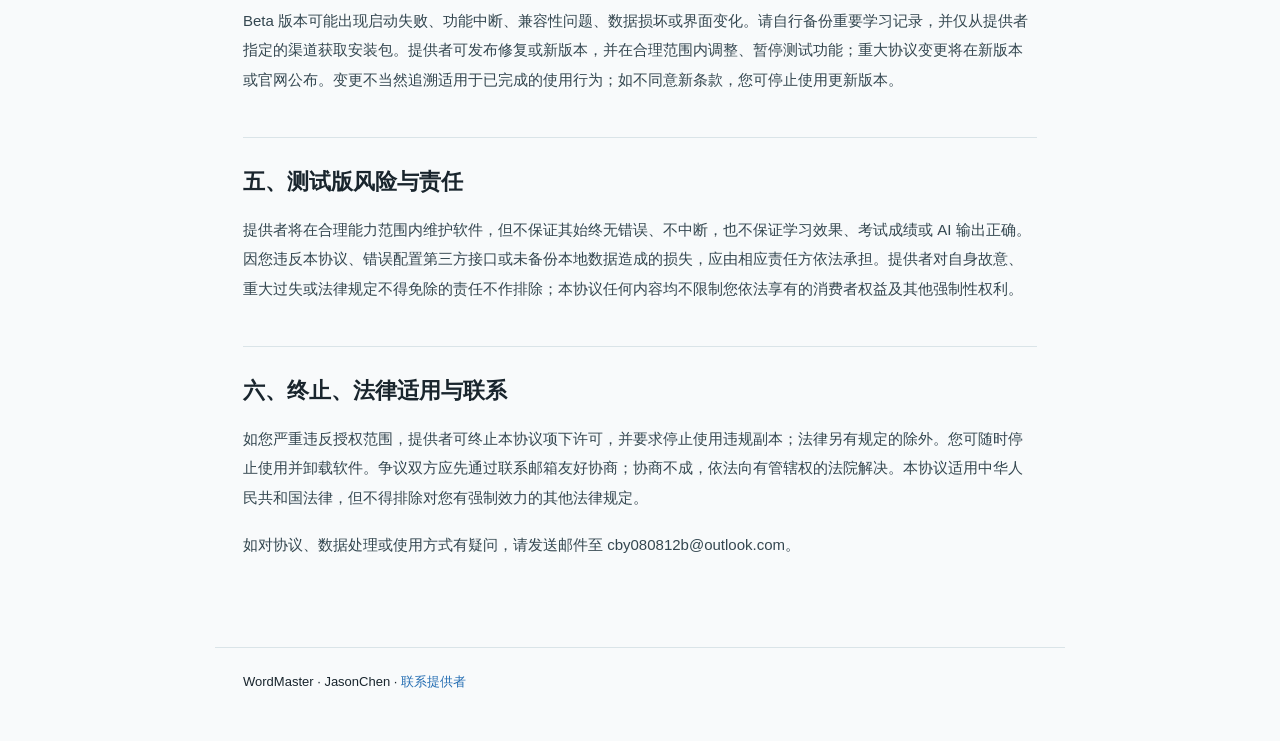
<file: license/index.html>
<!doctype html><html lang="zh-CN"><head><script>try{var t=localStorage.getItem('wordmaster-site-theme');document.documentElement.dataset.theme=t==='dark'||t==='light'?t:matchMedia('(prefers-color-scheme: dark)').matches?'dark':'light'}catch(e){document.documentElement.dataset.theme=matchMedia('(prefers-color-scheme: dark)').matches?'dark':'light'}</script><meta property="og:type" content="article"><meta property="og:title" content="WordMaster 用户使用协议"><meta property="og:description" content="适用于 Windows 与 Ubuntu 24.04 的 WordMaster Beta 使用协议。"><meta property="og:image" content="https://jasonchen911.github.io/images/og-wordmaster.png"><meta property="og:image:width" content="1200"><meta property="og:image:height" content="630"><meta name="twitter:card" content="summary_large_image"><link rel="icon" type="image/svg+xml" href="/favicon.svg"><link rel="icon" type="image/png" sizes="32x32" href="/favicon-32.png"><meta charset="UTF-8"><meta name="viewport" content="width=device-width, initial-scale=1"><meta name="color-scheme" content="light dark"><meta name="description" content="WordMaster Windows 与 Ubuntu 24.04 用户使用协议，说明授权、AI 服务及数据存储。"><title>用户使用协议 — WordMaster Windows / Ubuntu 24.04</title><link rel="canonical" href="https://jasonchen911.github.io/license/"><style>:root{font-family:Aptos,"Segoe UI","PingFang SC","Microsoft YaHei",sans-serif;color-scheme:light dark}*{box-sizing:border-box}body{margin:0;background:#f8fafb;color:#19252d}header,main,footer{max-width:850px;margin:auto;padding-inline:28px}header{padding-top:38px}header a,footer a{color:#246db2;text-decoration:none}main{padding-top:44px;padding-bottom:70px}h1{font-size:clamp(30px,5vw,46px);letter-spacing:-.04em;line-height:1.2}h2{font-size:22px;margin-top:43px;border-top:1px solid #dae4e8;padding-top:29px}p{font-size:15px;line-height:1.95;margin:18px 0;color:#344750}.license-meta{font-size:13px;color:#52636c}footer{border-top:1px solid #dae4e8;padding-top:25px;padding-bottom:50px;font-size:13px}html[data-theme="dark"] body{background:#10171b;color:#eff6f8}html[data-theme="dark"] p{color:#cedde3}html[data-theme="dark"] .license-meta{color:#a8b6bd}html[data-theme="dark"] h2,html[data-theme="dark"] footer{border-color:#324249}html[data-theme="dark"] header a,html[data-theme="dark"] footer a{color:#a8d9ff}</style></head><body><header><a href="/">← 返回 WordMaster 官网</a></header><main><h1>WordMaster 用户使用协议</h1><p class="license-meta">版本：1.0｜生效日期：2026 年 11 月 5 日｜适用软件：WordMaster v0.1.0 Beta<br>提供者：JasonChen｜联系邮箱：cby080812b@outlook.com</p>
<p>请在安装或使用前阅读本协议，尤其注意“AI 服务与第三方费用”“数据存储与删除”“测试版风险与责任”各节。勾选安装程序中的接受选项并继续安装，表示您接受本协议；如不同意，请停止安装或使用。涉及法定权利的条款，均以适用法律为准。</p>
<h2>一、软件与授权</h2>
<p>WordMaster 是用于英语词汇学习、复习与 AI 辅助阅读的 Windows 与 Ubuntu 24.04 桌面软件，当前为内部 Beta 测试版。提供者授予您一项有限、非独占、不可转让、可撤销的许可，允许您为个人、非商业学习目的，在自己控制的设备上安装和使用本软件。本协议不转让软件、界面、图标、文档或其他材料的知识产权。</p>
<p>除法律明确允许或事先获得提供者书面许可外，您不得出售、出租、公开分发、镜像、重新打包、去除权利标识，或将本软件作为付费服务的一部分提供；不得借本软件实施违法活动、侵犯他人知识产权、隐私或其他合法权益。对本软件的研究、兼容性分析等法定权利不受本条不当限制。您导入的词库、文本和其他材料须具有合法使用权。</p>
<h2>二、AI 服务与第三方费用</h2>
<p>AI 导师、AI 阅读等功能需要网络连接及有效的 DeepSeek API 凭据。普通发行版默认由用户自行配置 API Key；在特定测试环境中，提供者也可能通过设备环境变量提供临时凭据。软件不会在官网公开任何 API Key。Windows 版通过凭据管理器保存用户自行配置的 Key；Ubuntu 版通过系统密钥环（通常为 GNOME Keyring）保存。系统密钥服务不可用时，保存可能失败。Key 不写入普通配置文件。</p>
<p>当您主动使用 AI 功能时，输入的提问、阅读要求及为生成回答所需的上下文会发送至您配置的 AI 接口地址，默认地址为 DeepSeek API；如果您修改接口地址，数据将发送至您指定的服务。请勿输入不必要的个人敏感信息、他人秘密或无权披露的材料。第三方服务的数据处理、可用性、内容政策及计费以其自身条款为准；您自行配置的账号产生的费用由您与该服务方结算。提供者不会替第三方保证价格、响应速度或持续可用。</p>
<p>AI 输出可能不准确、不完整或不适合具体考试要求，仅供学习参考。请自行核对重要内容，不得将输出直接作为专业、医疗、法律或其他高风险决策依据。使用生成内容时，您应遵守适用法律及第三方服务规则。</p>
<h2>三、数据存储与删除</h2>
<p>软件在本机保存词汇进度、复习记录、AI 导师对话、AI 阅读历史及设置等使用数据。Windows 打包版本的主要学习数据库位于当前用户的 AppData/Roaming/WordMaster 目录；Ubuntu 版默认位于 ~/.local/share/WordMaster 目录，或遵循 XDG_DATA_HOME 设置。非敏感配置位于各自数据目录的 user_data 子目录；用户自行设置的 API Key 位于对应系统的凭据服务。软件没有向提供者账户自动同步上述学习数据的功能。</p>
<p>您可使用软件内提供的历史删除功能删除相应 AI 阅读或导师记录。卸载程序后，本地学习数据和 Windows 凭据可能仍保留；如需彻底清理，请在备份必要数据后自行删除对应的用户数据目录与凭据。清理操作不可恢复，请先确认备份。发送到第三方 AI 服务的请求及其留存由该服务方的规则约束，卸载本软件不会自动删除第三方已接收的数据。</p>
<h2>四、测试版与更新</h2>
<p>Beta 版本可能出现启动失败、功能中断、兼容性问题、数据损坏或界面变化。请自行备份重要学习记录，并仅从提供者指定的渠道获取安装包。提供者可发布修复或新版本，并在合理范围内调整、暂停测试功能；重大协议变更将在新版本或官网公布。变更不当然追溯适用于已完成的使用行为；如不同意新条款，您可停止使用更新版本。</p>
<h2>五、测试版风险与责任</h2>
<p>提供者将在合理能力范围内维护软件，但不保证其始终无错误、不中断，也不保证学习效果、考试成绩或 AI 输出正确。因您违反本协议、错误配置第三方接口或未备份本地数据造成的损失，应由相应责任方依法承担。提供者对自身故意、重大过失或法律规定不得免除的责任不作排除；本协议任何内容均不限制您依法享有的消费者权益及其他强制性权利。</p>
<h2>六、终止、法律适用与联系</h2>
<p>如您严重违反授权范围，提供者可终止本协议项下许可，并要求停止使用违规副本；法律另有规定的除外。您可随时停止使用并卸载软件。争议双方应先通过联系邮箱友好协商；协商不成，依法向有管辖权的法院解决。本协议适用中华人民共和国法律，但不得排除对您有强制效力的其他法律规定。</p>
<p>如对协议、数据处理或使用方式有疑问，请发送邮件至 cby080812b@outlook.com。</p></main><footer>WordMaster · JasonChen · <a href="mailto:cby080812b@outlook.com">联系提供者</a></footer></body></html>
</file>
<file: assets/main-C3peGZoc.css>
*,:before,:after{--tw-border-spacing-x: 0;--tw-border-spacing-y: 0;--tw-translate-x: 0;--tw-translate-y: 0;--tw-rotate: 0;--tw-skew-x: 0;--tw-skew-y: 0;--tw-scale-x: 1;--tw-scale-y: 1;--tw-pan-x: ;--tw-pan-y: ;--tw-pinch-zoom: ;--tw-scroll-snap-strictness: proximity;--tw-gradient-from-position: ;--tw-gradient-via-position: ;--tw-gradient-to-position: ;--tw-ordinal: ;--tw-slashed-zero: ;--tw-numeric-figure: ;--tw-numeric-spacing: ;--tw-numeric-fraction: ;--tw-ring-inset: ;--tw-ring-offset-width: 0px;--tw-ring-offset-color: #fff;--tw-ring-color: rgb(59 130 246 / .5);--tw-ring-offset-shadow: 0 0 #0000;--tw-ring-shadow: 0 0 #0000;--tw-shadow: 0 0 #0000;--tw-shadow-colored: 0 0 #0000;--tw-blur: ;--tw-brightness: ;--tw-contrast: ;--tw-grayscale: ;--tw-hue-rotate: ;--tw-invert: ;--tw-saturate: ;--tw-sepia: ;--tw-drop-shadow: ;--tw-backdrop-blur: ;--tw-backdrop-brightness: ;--tw-backdrop-contrast: ;--tw-backdrop-grayscale: ;--tw-backdrop-hue-rotate: ;--tw-backdrop-invert: ;--tw-backdrop-opacity: ;--tw-backdrop-saturate: ;--tw-backdrop-sepia: ;--tw-contain-size: ;--tw-contain-layout: ;--tw-contain-paint: ;--tw-contain-style: }::backdrop{--tw-border-spacing-x: 0;--tw-border-spacing-y: 0;--tw-translate-x: 0;--tw-translate-y: 0;--tw-rotate: 0;--tw-skew-x: 0;--tw-skew-y: 0;--tw-scale-x: 1;--tw-scale-y: 1;--tw-pan-x: ;--tw-pan-y: ;--tw-pinch-zoom: ;--tw-scroll-snap-strictness: proximity;--tw-gradient-from-position: ;--tw-gradient-via-position: ;--tw-gradient-to-position: ;--tw-ordinal: ;--tw-slashed-zero: ;--tw-numeric-figure: ;--tw-numeric-spacing: ;--tw-numeric-fraction: ;--tw-ring-inset: ;--tw-ring-offset-width: 0px;--tw-ring-offset-color: #fff;--tw-ring-color: rgb(59 130 246 / .5);--tw-ring-offset-shadow: 0 0 #0000;--tw-ring-shadow: 0 0 #0000;--tw-shadow: 0 0 #0000;--tw-shadow-colored: 0 0 #0000;--tw-blur: ;--tw-brightness: ;--tw-contrast: ;--tw-grayscale: ;--tw-hue-rotate: ;--tw-invert: ;--tw-saturate: ;--tw-sepia: ;--tw-drop-shadow: ;--tw-backdrop-blur: ;--tw-backdrop-brightness: ;--tw-backdrop-contrast: ;--tw-backdrop-grayscale: ;--tw-backdrop-hue-rotate: ;--tw-backdrop-invert: ;--tw-backdrop-opacity: ;--tw-backdrop-saturate: ;--tw-backdrop-sepia: ;--tw-contain-size: ;--tw-contain-layout: ;--tw-contain-paint: ;--tw-contain-style: }*,:before,:after{box-sizing:border-box;border-width:0;border-style:solid;border-color:#e5e7eb}:before,:after{--tw-content: ""}html,:host{line-height:1.5;-webkit-text-size-adjust:100%;-moz-tab-size:4;-o-tab-size:4;tab-size:4;font-family:ui-sans-serif,system-ui,sans-serif,"Apple Color Emoji","Segoe UI Emoji",Segoe UI Symbol,"Noto Color Emoji";font-feature-settings:normal;font-variation-settings:normal;-webkit-tap-highlight-color:transparent}body{margin:0;line-height:inherit}hr{height:0;color:inherit;border-top-width:1px}abbr:where([title]){-webkit-text-decoration:underline dotted;text-decoration:underline dotted}h1,h2,h3,h4,h5,h6{font-size:inherit;font-weight:inherit}a{color:inherit;text-decoration:inherit}b,strong{font-weight:bolder}code,kbd,samp,pre{font-family:ui-monospace,SFMono-Regular,Menlo,Monaco,Consolas,Liberation Mono,Courier New,monospace;font-feature-settings:normal;font-variation-settings:normal;font-size:1em}small{font-size:80%}sub,sup{font-size:75%;line-height:0;position:relative;vertical-align:baseline}sub{bottom:-.25em}sup{top:-.5em}table{text-indent:0;border-color:inherit;border-collapse:collapse}button,input,optgroup,select,textarea{font-family:inherit;font-feature-settings:inherit;font-variation-settings:inherit;font-size:100%;font-weight:inherit;line-height:inherit;letter-spacing:inherit;color:inherit;margin:0;padding:0}button,select{text-transform:none}button,input:where([type=button]),input:where([type=reset]),input:where([type=submit]){-webkit-appearance:button;background-color:transparent;background-image:none}:-moz-focusring{outline:auto}:-moz-ui-invalid{box-shadow:none}progress{vertical-align:baseline}::-webkit-inner-spin-button,::-webkit-outer-spin-button{height:auto}[type=search]{-webkit-appearance:textfield;outline-offset:-2px}::-webkit-search-decoration{-webkit-appearance:none}::-webkit-file-upload-button{-webkit-appearance:button;font:inherit}summary{display:list-item}blockquote,dl,dd,h1,h2,h3,h4,h5,h6,hr,figure,p,pre{margin:0}fieldset{margin:0;padding:0}legend{padding:0}ol,ul,menu{list-style:none;margin:0;padding:0}dialog{padding:0}textarea{resize:vertical}input::-moz-placeholder,textarea::-moz-placeholder{opacity:1;color:#9ca3af}input::placeholder,textarea::placeholder{opacity:1;color:#9ca3af}button,[role=button]{cursor:pointer}:disabled{cursor:default}img,svg,video,canvas,audio,iframe,embed,object{display:block;vertical-align:middle}img,video{max-width:100%;height:auto}[hidden]:where(:not([hidden=until-found])){display:none}.container{width:100%}@media (min-width: 640px){.container{max-width:640px}}@media (min-width: 768px){.container{max-width:768px}}@media (min-width: 1024px){.container{max-width:1024px}}@media (min-width: 1280px){.container{max-width:1280px}}@media (min-width: 1536px){.container{max-width:1536px}}.sr-only{position:absolute;width:1px;height:1px;padding:0;margin:-1px;overflow:hidden;clip:rect(0,0,0,0);white-space:nowrap;border-width:0}.visible{visibility:visible}.table{display:table}.resize{resize:both}.transition{transition-property:color,background-color,border-color,text-decoration-color,fill,stroke,opacity,box-shadow,transform,filter,backdrop-filter;transition-timing-function:cubic-bezier(.4,0,.2,1);transition-duration:.15s}:root{font-family:Aptos,Segoe UI,PingFang SC,Microsoft YaHei,sans-serif;color-scheme:light;--bg: #f8fafb;--surface: #fff;--surface-soft: #f2f6f8;--surface-blue: #e9f3f8;--ink: #19252d;--ink-soft: #344750;--text-muted: #52636c;--muted: var(--text-muted);--muted-faint: var(--text-muted);--line: #dae4e8;--blue: #4c93d6;--blue-dark: #246db2;--blue-soft: #e6f1fb;--radius-sm: 6px;--radius-md: 10px;--radius-lg: 16px;--space-1: 4px;--space-2: 8px;--space-3: 12px;--space-4: 16px;--space-6: 24px;--space-8: 32px;--header: rgba(255,255,255,.85);--shadow: 0 8px 24px rgba(25,49,67,.055);--shadow-large: 0 16px 40px rgba(25,49,67,.09);background:var(--bg)}html[data-theme=dark]{color-scheme:dark;--bg: #10171b;--surface: #182126;--surface-soft: #1e2a30;--surface-blue: #1c303c;--ink: #eff6f8;--ink-soft: #cedde3;--text-muted: #a8b6bd;--muted: var(--text-muted);--muted-faint: var(--text-muted);--line: #324249;--blue: #8ac5f6;--blue-dark: #a8d9ff;--blue-soft: #203a4b;--header: rgba(24,33,38,.88);--shadow: 0 8px 24px rgba(0,0,0,.16);--shadow-large: 0 16px 40px rgba(0,0,0,.24)}*,*:before,*:after{box-sizing:border-box}html{scroll-behavior:smooth;scroll-padding-top:110px}body{margin:0;min-width:320px;background:var(--bg);color:var(--ink);transition:background-color .3s,color .3s}button,input{font:inherit}button{border:0}a{color:inherit;text-decoration:none}img{max-width:100%}::-moz-selection{background:#a6d4ef;color:#163449}::selection{background:#a6d4ef;color:#163449}:focus-visible{outline:3px solid var(--blue);outline-offset:3px}.container{width:min(1160px,calc(100% - 64px));margin-inline:auto}.skip-link{position:fixed;z-index:110;top:-80px;left:20px;background:var(--surface);color:var(--ink);padding:11px 18px;border-radius:12px}.skip-link:focus{top:12px}.scroll-progress{position:fixed;top:0;left:0;right:0;height:3px;z-index:105;background:var(--blue);transform-origin:left}.site-header{position:fixed;z-index:100;top:18px;width:100%;padding:0 22px;pointer-events:none}.nav-shell{pointer-events:auto;width:min(1160px,100%);height:64px;margin:auto;padding:0 14px 0 17px;display:flex;align-items:center;gap:25px;background:var(--header);border:1px solid color-mix(in srgb,var(--line) 88%,transparent);border-radius:19px;box-shadow:0 8px 40px #112b3a12;backdrop-filter:blur(20px);-webkit-backdrop-filter:blur(20px);transition:box-shadow .25s,background-color .25s,transform .25s}.site-header.is-scrolled .nav-shell{box-shadow:0 14px 50px #112b3a26}.brand{display:inline-flex;align-items:center;gap:10px;white-space:nowrap;color:var(--ink);font-size:18px;font-weight:720;letter-spacing:-.045em}.brand img{border-radius:8px;display:block}.desktop-nav{display:flex;align-items:center;justify-content:center;gap:4px;margin-left:auto}.desktop-nav a,.nav-unavailable{padding:10px 12px;border-radius:10px;color:var(--muted);font-size:13px;font-weight:550;transition:color .2s,background-color .2s}.desktop-nav a:hover,.desktop-nav .nav-active{color:var(--ink);background:var(--surface-soft)}.nav-unavailable{opacity:.8;cursor:default}.nav-unavailable small{font-size:9px;color:var(--blue-dark);margin-left:2px}.nav-actions{display:flex;align-items:center;gap:8px}.theme-toggle,.menu-toggle{display:grid;place-items:center;width:38px;height:38px;cursor:pointer;color:var(--ink-soft);background:transparent;border-radius:10px;transition:background-color .2s,transform .2s}.theme-toggle:hover,.menu-toggle:hover{background:var(--surface-soft)}.theme-toggle:active,.menu-toggle:active{transform:scale(.94)}.nav-download{height:38px;padding:0 15px;display:inline-flex;align-items:center;gap:7px;background:var(--ink);color:var(--bg);border-radius:10px;font-size:12px;font-weight:650;transition:transform .2s,opacity .2s}.nav-download:hover{transform:translateY(-2px);opacity:.88}.menu-toggle,.mobile-nav{display:none}.eyebrow{display:inline-flex;align-items:center;color:var(--blue-dark);font-family:Georgia,Times New Roman,serif;font-size:12px;font-weight:600;letter-spacing:.045em;text-transform:none}.section{padding-block:120px}.section-heading{max-width:680px;margin-bottom:48px}.section-heading h2{margin:14px 0 16px;font-size:clamp(38px,5vw,62px);letter-spacing:-.065em;line-height:1.13;font-weight:720}.section-heading p{max-width:590px;color:var(--muted);font-size:17px;line-height:1.8}.button{display:inline-flex;align-items:center;justify-content:center;gap:9px;min-height:49px;padding:0 21px;border-radius:12px;font-size:14px;font-weight:650;transition:transform .2s,box-shadow .2s,background-color .2s}.button:hover{transform:translateY(-3px)}.button:active{transform:translateY(1px) scale(.985)}.button-primary{background:#276eaa;color:#fff;box-shadow:0 8px 22px #286fab29}.button-primary:hover{background:#1e6199;box-shadow:0 13px 25px #286fab38}.button-secondary{background:var(--surface);color:var(--ink);border:1px solid var(--line)}.button-secondary:hover{box-shadow:var(--shadow)}.text-link{display:inline-flex;gap:8px;align-items:center;color:var(--blue-dark);font-size:14px;font-weight:700}.text-link svg{transition:transform .2s}.text-link:hover svg{transform:translate(2px,-2px)}.hero{position:relative;padding-top:177px;overflow:hidden}.hero-wash{position:absolute;inset:0 0 auto;height:760px;pointer-events:none;background:url(/images/background-paper.webp) center / cover no-repeat;opacity:.38}html[data-theme=dark] .hero-wash{background-image:url(/images/background-library-dark.webp);opacity:.3}.hero-content{position:relative;text-align:center}.hero-kicker{width:-moz-fit-content;width:fit-content;margin:0 auto 24px;display:flex;align-items:center;gap:9px;padding:8px 11px 8px 13px;border:1px solid var(--line);border-radius:100px;background:var(--header);box-shadow:0 5px 20px #3868800d;color:var(--ink-soft);font-size:11px;font-weight:650}.kicker-dot,.release-badge>span{width:6px;height:6px;border-radius:50%;background:#4fb7a5;box-shadow:0 0 0 3px #4fb7a521}.hero h1{margin:0;font-family:Georgia,Times New Roman,serif;font-size:clamp(65px,9.4vw,132px);line-height:1.08;letter-spacing:-.075em;font-weight:600}.hero-type{display:inline-block;position:relative;white-space:nowrap}.hero-type-caret{display:none}@media (prefers-reduced-motion: no-preference){.hero-type [data-hero-letter]{animation:hero-type-key var(--hero-key-duration) ease-out var(--hero-key) both}.hero-type-caret{display:block;position:absolute;top:.19em;width:.024em;min-width:2px;height:.68em;background:currentColor;pointer-events:none}.hero-type-caret-moving{inset-inline-start:calc(var(--hero-caret-x, 0px) + .11em);animation:hero-type-caret-hide var(--hero-finish) step-end forwards}.hero-type-caret-final{inset-inline-start:calc(100% + .22em);opacity:0;animation:hero-type-caret-blink .9s step-end var(--hero-finish) infinite}}@keyframes hero-type-key{0%{opacity:0}to{opacity:1}}@keyframes hero-type-caret-hide{0%{opacity:1}to{opacity:0}}@keyframes hero-type-caret-blink{0%{opacity:1}50%,to{opacity:0}}.hero-title-cn{margin:22px 0 0;font-size:clamp(27px,4vw,52px);letter-spacing:-.07em;font-weight:680;line-height:1.25}.hero-tagline{margin:20px 0 0;color:var(--blue-dark);font-size:15px;font-weight:670;letter-spacing:.04em}.hero-description{margin:13px auto 0;max-width:630px;color:var(--muted);font-size:17px;line-height:1.7}.hero-actions{display:flex;justify-content:center;gap:12px;margin-top:31px}.hero-proof{display:flex;align-items:center;justify-content:center;gap:12px;margin-top:20px;color:var(--muted-faint);font-size:11px;font-weight:550}.hero-proof span{width:3px;height:3px;background:var(--muted-faint);border-radius:50%}.hero-stage{position:relative;height:690px;margin:70px auto 0;max-width:1060px}.hero-main-window{width:79%;margin:0 auto;transform:perspective(1300px) rotateX(3deg)}.app-window{overflow:hidden;border:1px solid var(--line);border-radius:17px;background:var(--surface);box-shadow:var(--shadow-large)}.window-bar{height:40px;display:flex;align-items:center;gap:12px;padding:0 16px;border-bottom:1px solid var(--line);color:var(--muted);font-size:11px}.window-dots{display:flex;gap:5px}.window-dots i{width:7px;height:7px;border:1px solid var(--muted-faint);border-radius:50%;opacity:.7}.window-chip{margin-left:auto;color:var(--blue-dark);background:var(--blue-soft);padding:3px 8px;border-radius:99px;font-size:10px}.hero-main-window img{display:block;width:100%;height:540px;-o-object-fit:cover;object-fit:cover;-o-object-position:top center;object-position:top center}.hero-float{position:absolute;width:235px;overflow:hidden;border-radius:13px;background:var(--surface);border:1px solid var(--line);box-shadow:0 22px 65px #19384a30;text-align:left}.hero-float img{width:100%;height:175px;-o-object-fit:cover;object-fit:cover;-o-object-position:top center;object-position:top center;display:block}.hero-float span{display:block;padding:9px 12px;color:var(--ink-soft);font-size:10px;font-weight:650;letter-spacing:.04em}.hero-float-study{left:-5px;top:190px;transform:rotate(-11deg);transform-origin:85% 85%}.hero-float-tutor{right:-8px;top:90px;transform:rotate(11deg);transform-origin:15% 85%}.editorial-line{display:flex;align-items:center;gap:30px;color:var(--muted-faint);font-size:11px;font-weight:650;letter-spacing:.1em}.editorial-line div{flex:1;height:1px;background:var(--line)}.features-section{padding-top:112px}.bento{display:grid;grid-template-columns:repeat(12,1fr);gap:16px}.feature-card{position:relative;overflow:hidden;min-height:316px;padding:26px;border:1px solid var(--line);border-radius:23px;background:var(--surface);box-shadow:0 2px 4px #1a3b4e04;transition:transform .28s,box-shadow .28s,border-color .28s}.feature-card:hover{transform:translateY(-5px);box-shadow:var(--shadow);border-color:color-mix(in srgb,var(--blue) 40%,var(--line))}.feature-top{display:flex;align-items:center;justify-content:space-between;color:var(--blue-dark)}.feature-number{font-family:Georgia,Times New Roman,serif;font-size:11px;font-weight:600;letter-spacing:.025em}.feature-body{position:relative;z-index:1;max-width:390px}.feature-body h3{margin:32px 0 9px;color:var(--ink);font-size:24px;letter-spacing:-.045em}.feature-body p{margin:0;max-width:330px;color:var(--muted);font-size:13px;line-height:1.75}.feature-tutor{grid-column:span 7;min-height:420px;background:var(--surface)}.feature-memory{grid-column:span 5;min-height:420px;background:var(--surface-blue)}.feature-practice,.feature-books,.feature-mistakes{grid-column:span 4}.feature-focus{grid-column:span 12;min-height:310px;display:grid;grid-template-columns:minmax(0,.75fr) minmax(0,1fr);gap:38px;align-items:stretch}.feature-focus-copy{display:flex;flex-direction:column;justify-content:space-between;min-width:0;padding-bottom:15px}.feature-focus .feature-body h3{margin-top:12px}.feature-focus-visual{display:flex;align-items:center;min-width:0}.feature-focus-visual img{display:block;width:100%;height:245px;-o-object-fit:cover;object-fit:cover;-o-object-position:center 30%;object-position:center 30%;border-radius:14px;border:1px solid var(--line);box-shadow:var(--shadow)}.mini-conversation{display:flex;gap:11px;width:94%;max-width:470px;margin-top:33px;padding:15px;border-radius:16px;background:var(--surface);border:1px solid var(--line);box-shadow:0 12px 35px #37678114;text-align:left}.mini-person{flex:0 0 30px;width:30px;height:30px;overflow:hidden;border-radius:50%}.mini-person img{width:100%;height:100%;-o-object-fit:cover;object-fit:cover;-o-object-position:center;object-position:center}.mini-conversation small{color:var(--blue-dark);font-weight:750;font-size:10px}.mini-conversation p{margin:7px 0;color:var(--ink);font-size:12px;font-weight:600}.mini-answer{padding:10px;color:var(--ink-soft);background:var(--surface-soft);border-radius:10px;font-size:11px;line-height:1.6}.demo-label{display:block;margin-top:10px;color:var(--muted-faint);font-size:10px}.memory-mini{position:relative;display:flex;justify-content:space-between;margin-top:54px;padding-top:35px;color:var(--muted);font-size:10px}.memory-mini:before{content:"";position:absolute;top:10px;left:0;right:0;height:2px;background:var(--line)}.memory-mini span:before{content:"";position:absolute;top:3px;width:16px;height:16px;border:4px solid var(--surface-blue);border-radius:50%;background:var(--blue)}.memory-mini span:nth-of-type(1):before{left:0}.memory-mini span:nth-of-type(2):before{left:49%}.memory-mini span:nth-of-type(3):before{right:0}.practice-demo{margin-top:28px}.practice-demo>span{color:var(--ink-soft);font-size:12px;font-weight:650}.practice-demo>div{display:flex;gap:6px;margin-top:13px}.practice-demo button{flex:1;padding:8px 2px;border-radius:10px;background:var(--surface-soft);border:1px solid var(--line);color:var(--muted);font-size:11px;cursor:pointer;transition:transform .2s,background-color .2s}.practice-demo button:hover{transform:translateY(-2px)}.practice-demo button.selected{color:#fff;background:#276eaa;border-color:#276eaa}.practice-demo small{display:block;margin-top:10px;color:var(--muted-faint);font-size:10px}.feature-books{background:var(--surface)}.book-stack{display:grid;gap:6px;margin-top:21px}.book-stack span{display:block;padding:8px 11px;border:1px solid var(--line);background:var(--surface);color:var(--ink-soft);font-size:11px;font-weight:650;border-radius:9px}.book-stack span:nth-child(2){margin-left:15px}.book-stack span:nth-child(3){margin-left:30px}.feature-mistakes{background:#fbf8f5}html[data-theme=dark] .feature-mistakes{background:#262321}.mistake-visual{display:flex;justify-content:space-between;margin-top:45px;padding:14px;border:1px solid #eadfd6;border-radius:12px;color:#9a7158;background:#ffffff91;font-size:11px;font-weight:650}html[data-theme=dark] .mistake-visual{background:#2b2724;border-color:#483c35;color:#dcb89d}.mistake-visual span:last-child{display:inline-flex;gap:5px;align-items:center}.intelligence-section{background:var(--surface-blue);border-block:1px solid var(--line)}.intelligence-grid{display:grid;grid-template-columns:.82fr 1.18fr;gap:85px;align-items:center}.intelligence-copy h2{margin:16px 0 22px;font-size:clamp(38px,4.7vw,63px);line-height:1.15;letter-spacing:-.06em}.intelligence-copy h2 em,.subpage-hero h1 em,.changelog-page h1 em{color:var(--blue-dark);font-style:normal}.intelligence-copy>p{max-width:410px;color:var(--muted);font-size:15px;line-height:1.85}.ai-bullets{display:grid;gap:13px;margin:29px 0}.ai-bullets span{display:flex;align-items:center;gap:10px;font-size:13px;font-weight:600;color:var(--ink-soft)}.ai-bullets svg{color:var(--blue-dark)}.ai-demo{overflow:hidden;border:1px solid var(--line);border-radius:22px;background:var(--surface);box-shadow:var(--shadow-large)}.demo-window-top{display:flex;justify-content:space-between;padding:17px 20px;border-bottom:1px solid var(--line);color:var(--muted);font-size:10px}.demo-window-title{display:flex;align-items:center;gap:8px;color:var(--ink);font-weight:700;font-size:12px}.demo-status{width:7px;height:7px;border-radius:50%;background:#4fb7a5}.demo-chat{min-height:270px;padding:30px 24px 15px;display:flex;flex-direction:column;gap:21px}.demo-message{width:-moz-fit-content;width:fit-content;max-width:86%;font-size:13px;line-height:1.75}.demo-message.user{align-self:flex-end;padding:12px 17px;border-radius:15px 15px 4px;background:#286fa9;color:#fff}.demo-message.assistant{display:flex;gap:9px;align-items:start}.demo-message.assistant img{border-radius:8px;flex-shrink:0}.demo-message.assistant p{margin:0;padding:13px 16px;background:var(--surface-soft);border:1px solid var(--line);border-radius:4px 15px 15px;color:var(--ink-soft)}.demo-prompts{display:flex;flex-wrap:wrap;gap:7px;padding:0 24px 18px}.demo-prompts button{padding:7px 10px;border-radius:100px;border:1px solid var(--line);background:var(--surface);color:var(--muted);font-size:10px;cursor:pointer;transition:background .2s,color .2s,transform .2s}.demo-prompts button:hover{transform:translateY(-2px)}.demo-prompts button[aria-pressed=true]{background:var(--blue-soft);color:var(--blue-dark);border-color:var(--blue)}.demo-input{display:flex;align-items:center;justify-content:space-between;padding:15px 20px;border-top:1px solid var(--line);color:var(--muted-faint);font-size:11px}.reading-section{display:grid;grid-template-columns:.72fr 1.28fr;gap:64px;align-items:center}.reading-copy h2{margin:17px 0 19px;font-size:clamp(37px,4.2vw,55px);line-height:1.17;letter-spacing:-.055em}.reading-copy>p{max-width:410px;color:var(--muted);font-size:15px;line-height:1.85}.reading-points{display:grid;gap:12px;margin:27px 0 30px;color:var(--ink-soft);font-size:13px}.reading-points span{display:flex;align-items:center;gap:11px}.reading-points span:before{content:"";width:5px;height:5px;flex:none;border-radius:50%;background:var(--blue-dark)}.reading-preview{overflow:hidden;border:1px solid var(--line);border-radius:18px;background:#f9f9f9;box-shadow:var(--shadow-large)}.reading-preview-bar{display:flex;align-items:center;justify-content:space-between;gap:12px;padding:13px 18px;border-bottom:1px solid var(--line);background:var(--surface);color:var(--muted);font-size:11px}.reading-preview-bar span:first-child{display:inline-flex;align-items:center;gap:8px;color:var(--ink-soft);font-weight:650}.reading-preview-bar i{width:7px;height:7px;border-radius:50%;background:var(--blue)}.reading-preview a{display:block;overflow:hidden}.reading-preview img{display:block;width:100%;height:auto;transition:transform .35s ease}.reading-preview a:hover img{transform:scale(1.025)}.reading-preview>p{margin:0;padding:11px 18px 13px;border-top:1px solid var(--line);background:var(--surface);color:var(--muted-faint);font-size:10px}.memory-section .section-heading{max-width:750px}.memory-layout{display:grid;grid-template-columns:1.25fr .75fr;gap:18px}.chart-panel,.memory-controls{min-height:392px;padding:28px;background:var(--surface);border:1px solid var(--line);border-radius:23px;box-shadow:0 4px 17px #1e415306}.chart-header{display:flex;justify-content:space-between;align-items:center;color:var(--ink);font-size:14px;font-weight:700}.chart-disclaimer{color:var(--muted-faint);font-size:10px;font-weight:500}.chart-panel svg{width:100%;height:250px;margin-top:12px;overflow:visible}.chart-grid line{stroke:var(--line);stroke-width:1}.chart-grid line:last-child{stroke:var(--muted-faint)}.chart-panel svg text{fill:var(--muted-faint);font-size:11px}.review-marker{stroke:var(--blue);stroke-dasharray:3 5;opacity:.45}.chart-legend{display:flex;gap:22px;color:var(--muted);font-size:10px}.chart-legend span{display:inline-flex;align-items:center;gap:7px}.chart-legend i{width:16px;height:2px;background:var(--blue);display:inline-block}.chart-legend span:last-child i{height:10px;width:2px}.control-icon{width:52px;height:52px;display:grid;place-items:center;background:var(--blue-soft);color:var(--blue-dark);border-radius:14px}.memory-controls h3{margin:20px 0 7px;font-size:20px;letter-spacing:-.04em}.memory-controls p{color:var(--muted);font-size:12px;line-height:1.75}.memory-controls label{display:flex;justify-content:space-between;margin-top:26px;font-size:11px;color:var(--muted)}.memory-controls label strong{color:var(--ink)}.memory-controls input[type=range]{width:100%;margin:13px 0 4px;accent-color:var(--blue-dark);cursor:pointer}.range-ends{display:flex;justify-content:space-between;color:var(--muted-faint);font-size:10px}.grade-row{display:flex;justify-content:space-between;gap:5px;margin-top:25px}.grade-row span{flex:1;text-align:center;padding:5px 0;border:1px solid var(--line);border-radius:7px;color:var(--muted);font-size:10px}.memory-controls small{display:block;margin-top:9px;color:var(--muted-faint);font-size:10px}.source-section{background:var(--surface-soft);border-block:1px solid var(--line)}.source-grid{display:grid;grid-template-columns:1fr .9fr;gap:95px;align-items:center}.source-grid h2{margin:17px 0;font-size:clamp(35px,4vw,54px);line-height:1.22;letter-spacing:-.06em}.source-grid p{max-width:520px;color:var(--muted);font-size:14px;line-height:1.9}.source-grid .text-link{margin-top:22px}.stack-panel{padding:27px;background:var(--surface);border:1px solid var(--line);border-radius:21px;box-shadow:var(--shadow)}.stack-head{display:flex;align-items:center;gap:9px;color:var(--ink);font-size:13px;font-weight:700;margin-bottom:15px}.stack-head svg{color:var(--blue-dark)}.stack-head span{margin-left:auto;color:var(--blue-dark);font-size:10px;background:var(--blue-soft);padding:5px 8px;border-radius:99px}.stack-panel>div:not(:first-child){display:flex;justify-content:space-between;gap:10px;padding:15px 0;border-top:1px solid var(--line);font-size:12px}.stack-panel>div:not(:first-child) span{color:var(--muted)}.stack-panel>div:not(:first-child) strong{font-weight:650;color:var(--ink-soft)}.about-section{padding-block:155px;text-align:center}.about-section h2{margin:17px auto;font-size:clamp(38px,5vw,66px);line-height:1.17;letter-spacing:-.07em}.about-section p{max-width:620px;margin:0 auto;color:var(--muted);line-height:1.85;font-size:15px}.about-signature{display:flex;justify-content:center;align-items:center;gap:10px;margin-top:28px;color:var(--ink-soft);font-size:12px;font-weight:700}.about-signature i{width:1px;height:14px;background:var(--line)}.closing-cta{padding:92px 0 102px;background:#203c4a;color:#f9fdff;text-align:left}.closing-cta .container{max-width:1080px}.closing-cta .eyebrow{color:#b8d4df}.closing-cta h2{max-width:780px;margin:22px 0 16px;font-size:clamp(42px,5.3vw,68px);font-weight:560;line-height:1.24;letter-spacing:-.055em}.closing-cta p{color:#c1d5de;font-size:15px}.button-light{margin-top:24px;background:#fff;color:#1e4053}.button-light:hover{box-shadow:0 12px 35px #0000002e}.subpage-hero{padding-top:180px;padding-bottom:62px}.subpage-hero h1,.changelog-page h1{margin:17px 0 18px;font-size:clamp(52px,7vw,92px);letter-spacing:-.075em;line-height:1.08}.subpage-hero p,.changelog-page>div:first-child>p{color:var(--muted);font-size:17px}.subpage-hero h1{font-size:clamp(38px,5vw,64px);line-height:1.18;letter-spacing:-.055em}.download-section{margin-bottom:65px}.download-card{display:flex;align-items:center;justify-content:space-between;gap:30px;padding:40px;background:var(--surface);border:1px solid var(--line);border-radius:25px;box-shadow:var(--shadow-large)}.download-card-main{display:flex;align-items:center;gap:22px}.download-icon{width:76px;height:76px;display:grid;place-items:center;border-radius:18px;background:var(--surface-soft)}.download-icon img{border-radius:11px}.release-badge{display:inline-flex;align-items:center;gap:9px;color:var(--blue-dark);background:var(--blue-soft);padding:6px 10px;border-radius:99px;font-size:10px;font-weight:700}.download-card h2{margin:10px 0 4px;font-size:31px;letter-spacing:-.055em}.download-card h2 span{color:var(--muted);font-weight:500}.download-card p{margin:0;color:var(--muted);font-size:12px}.download-card-action{display:grid;justify-items:end;gap:11px}.download-card-action small{color:var(--muted-faint);font-size:10px}.release-note{display:flex;align-items:center;gap:10px;margin:15px 4px 0;color:var(--muted);font-size:11px}.release-note svg{color:var(--blue-dark)}.download-options{display:flex;flex-wrap:wrap;justify-content:flex-end;gap:10px}.download-card-action small strong{color:var(--ink);font-size:12px;letter-spacing:.04em}.download-details{display:grid;grid-template-columns:repeat(2,1fr);gap:16px}.detail-panel{min-height:288px;padding:29px;background:var(--surface);border:1px solid var(--line);border-radius:20px}.detail-panel>svg{color:var(--blue-dark)}.detail-panel h3{margin:14px 0;font-size:21px;letter-spacing:-.04em}.detail-panel ul,.detail-panel ol{padding-left:20px;color:var(--ink-soft);font-size:13px;line-height:2}.detail-panel li::marker{color:var(--blue-dark)}.detail-panel p{margin-top:14px;color:var(--muted);font-size:11px;line-height:1.75}.detail-panel code{font-size:11px}.linux-download{padding-top:22px}.linux-download-inner{display:flex;align-items:center;justify-content:space-between;gap:24px;padding:32px;border:1px solid var(--line);border-radius:var(--radius-lg);background:var(--surface)}.linux-download h2{margin:9px 0;font-size:24px;letter-spacing:-.04em}.linux-download p{max-width:650px;margin:0;color:var(--muted);font-size:12px;line-height:1.8}.linux-download .linux-command{margin-top:8px}.linux-download code{color:var(--ink-soft);font-size:11px;overflow-wrap:anywhere}.linux-download .button{flex:none}.integrity-section{padding-block:90px 70px}.integrity-top{display:flex;justify-content:space-between;align-items:end;gap:20px}.integrity-top h2{font-size:29px;letter-spacing:-.05em;margin:9px 0 0}.copy-button{display:inline-flex;align-items:center;gap:7px;padding:9px 13px;border-radius:9px;color:var(--blue-dark);background:var(--blue-soft);cursor:pointer;font-size:11px;font-weight:700}.integrity-section>div>code{display:block;overflow-wrap:anywhere;margin-top:22px;padding:17px;border:1px solid var(--line);border-radius:12px;background:var(--surface);color:var(--ink-soft);font-size:11px}.integrity-section p{color:var(--muted);font-size:11px;line-height:1.8}.integrity-section p code{color:var(--ink-soft)}.download-bottom{display:grid;grid-template-columns:1fr 1fr;gap:16px;padding-bottom:55px}.bottom-link-card{display:flex;align-items:center;justify-content:space-between;min-height:194px;padding:27px;border-radius:19px;background:var(--surface-blue);border:1px solid var(--line)}.bottom-link-card h3{margin:12px 0 7px;font-size:21px;letter-spacing:-.04em}.bottom-link-card p{margin:0;max-width:290px;font-size:11px;line-height:1.7;color:var(--muted)}.bottom-link-card a{display:grid;place-items:center;width:43px;height:43px;background:var(--surface);border-radius:50%;color:var(--blue-dark);transition:transform .2s}.bottom-link-card a:hover{transform:translate(4px)}.bottom-link-card.subdued{background:var(--surface)}.unavailable-mark{padding:6px 9px;border-radius:100px;background:var(--surface-soft);color:var(--muted);font-size:10px;white-space:nowrap}.license-footnote{display:flex;align-items:center;gap:8px;padding-bottom:95px;color:var(--muted);font-size:11px}.license-footnote p{margin:0}.license-footnote a{display:inline-flex;align-items:center;gap:3px;color:var(--blue-dark)}.changelog-page{padding-top:180px;padding-bottom:110px}.changelog-page>div:first-child{max-width:770px}.timeline{position:relative;margin-top:75px;padding-left:64px}.timeline-rail{position:absolute;left:17px;top:0;bottom:0;width:1px;background:var(--line)}.release-marker{position:absolute;left:-57px;top:0;width:20px;height:20px;border-radius:50%;border:5px solid var(--blue-soft);background:var(--blue-dark)}.release-entry{position:relative;display:grid;grid-template-columns:.44fr 1fr;gap:60px}.release-meta h2{margin:14px 0 10px;font-size:30px;letter-spacing:-.05em}.release-meta p{display:flex;align-items:center;gap:7px;color:var(--muted-faint);font-size:11px}.release-groups{display:grid;gap:34px}.release-groups>div{border-top:1px solid var(--line);padding-top:22px}.release-groups h3{font-size:18px;letter-spacing:-.03em;margin:0 0 13px}.release-groups ul{display:grid;gap:11px;list-style:none;padding:0;margin:0}.release-groups li{display:flex;align-items:start;gap:10px;color:var(--muted);font-size:13px;line-height:1.7}.release-groups li svg{flex:none;margin-top:3px;color:var(--blue-dark)}.changelog-actions{display:flex;align-items:center;gap:30px;margin:70px 0 0 64px}.site-footer{border-top:1px solid var(--line);padding:70px 0 55px;background:var(--surface)}.footer-grid{display:grid;grid-template-columns:2.5fr repeat(3,1fr);gap:40px}.footer-brand p{margin:18px 0 23px;color:var(--muted);font-size:12px}.footer-brand small{color:var(--muted-faint);font-size:10px}.footer-grid>div:not(:first-child){display:grid;align-content:start;gap:13px}.footer-grid strong{margin-bottom:4px;color:var(--ink);font-size:12px}.footer-grid>div:not(:first-child) a,.muted-link{color:var(--muted);font-size:11px}.footer-grid a:hover{color:var(--blue-dark)}.muted-link{opacity:.65}.site-header .nav-shell,.mobile-nav,.feature-card,.app-window,.ai-demo,.chart-panel,.memory-controls,.stack-panel,.download-card,.detail-panel,.bottom-link-card{border-radius:var(--radius-lg)}.button,.nav-download,.desktop-nav a,.theme-toggle,.menu-toggle,.practice-demo button,.book-stack span,.mini-conversation,.mini-answer,.mistake-visual,.copy-button,.grade-row span,.hero-float,.window-chip,.control-icon,.download-icon,.demo-prompts button,.demo-message.user,.demo-message.assistant p{border-radius:var(--radius-md)}.eyebrow,.feature-top,.feature-number,.ai-bullets svg{color:var(--muted)}.hero-kicker{border-radius:var(--radius-md);box-shadow:none}.feature-memory{background:var(--surface-blue)}.feature-mistakes,html[data-theme=dark] .feature-mistakes{background:var(--surface)}.mistake-visual,html[data-theme=dark] .mistake-visual{border-color:var(--line);background:var(--surface-soft);color:var(--ink-soft)}.feature-card:hover{box-shadow:var(--shadow);border-color:var(--line)}.mini-conversation,.hero-float,.ai-demo{box-shadow:var(--shadow)}.closing-cta{background:#20282d}.closing-cta .eyebrow{color:#b9c9cf}.button-light{color:#20282d}.about-section,.closing-cta{position:relative;isolation:isolate}.about-section:before,.closing-cta:before{content:"";position:absolute;top:0;right:0;bottom:0;left:0;z-index:-1;pointer-events:none;background-position:center;background-size:cover}.about-section:before{background-image:url(/images/background-paper.webp);opacity:.14;border-radius:var(--radius-lg)}html[data-theme=dark] .about-section:before{background-image:url(/images/background-library-dark.webp);opacity:.22}.closing-cta:before{background-image:url(/images/background-library-dark.webp);opacity:.48}@media (max-width: 760px){.hero-wash{height:680px;background-position:50% center;opacity:.24}.closing-cta:before{opacity:.2}}@media (max-width: 1020px){.desktop-nav{gap:0}.desktop-nav a,.nav-unavailable{padding-inline:8px}.hero-float{width:200px}.hero-float img{height:150px}.hero-float-study{left:-12px}.hero-float-tutor{right:-12px}.feature-focus{grid-template-columns:minmax(0,.8fr) minmax(0,1fr);gap:24px}.intelligence-grid,.source-grid{gap:45px}.reading-section{gap:30px}}@media (max-width: 760px){.container{width:min(100% - 36px,620px)}.site-header{top:10px;padding:0 12px}.nav-shell{height:58px;padding:0 10px 0 12px;gap:8px;border-radius:15px}.brand{font-size:16px}.brand img{width:29px;height:29px}.desktop-nav,.nav-download{display:none}.nav-actions{margin-left:auto}.menu-toggle{display:grid}.mobile-nav{pointer-events:auto;display:grid;width:min(100%,640px);margin:6px auto 0;padding:8px;border-radius:15px;background:var(--surface);border:1px solid var(--line);box-shadow:var(--shadow);overflow:hidden}.mobile-nav a{display:flex;justify-content:space-between;padding:13px;border-radius:9px;color:var(--ink-soft);font-size:13px}.mobile-nav a:hover{background:var(--surface-soft)}.mobile-nav span{padding:13px;color:var(--muted-faint);font-size:11px}.hero{padding-top:143px}.hero-kicker{font-size:10px}.hero h1{font-size:clamp(48px,11vw,78px)}.hero-title-cn{margin-top:14px}.hero-tagline{font-size:12px}.hero-description{font-size:13px;max-width:500px}.hero-proof{font-size:9px;gap:7px}.hero-actions{gap:9px}.hero-actions .button{padding-inline:14px;font-size:12px}.hero-stage{height:auto;margin-top:48px;padding-bottom:125px}.hero-main-window{width:100%;transform:none}.hero-main-window img{height:auto;aspect-ratio:1.55}.hero-float{display:block;width:39%;top:auto;bottom:8px}.hero-float img{height:94px}.hero-float span{padding:6px 8px;font-size:9px}.hero-float-study{left:2%}.hero-float-tutor{right:2%}.window-bar{height:31px}.editorial-line{gap:13px;font-size:9px}.section{padding-block:80px}.section-heading{margin-bottom:29px}.section-heading h2{font-size:clamp(34px,7.3vw,50px)}.section-heading p{font-size:13px}.bento{grid-template-columns:repeat(2,1fr);gap:11px}.feature-card{min-height:280px;padding:20px}.feature-tutor,.feature-memory{grid-column:span 2;min-height:370px}.feature-practice,.feature-books,.feature-mistakes{grid-column:span 1}.feature-focus{grid-column:span 2;min-height:250px}.feature-body h3{font-size:19px}.feature-body p{font-size:11px}.feature-practice .practice-demo>div{flex-wrap:wrap}.feature-practice .practice-demo button{flex:0 0 calc(50% - 4px)}.feature-focus-visual img{height:210px}.intelligence-grid,.memory-layout,.source-grid,.download-details,.download-bottom{grid-template-columns:1fr}.intelligence-grid{gap:35px}.intelligence-copy h2{font-size:45px}.memory-layout{gap:12px}.chart-panel,.memory-controls{min-height:auto}.source-grid{gap:32px}.about-section{padding-block:90px}.closing-cta{padding-block:85px}.reading-section{grid-template-columns:1fr;gap:30px}.reading-copy h2{font-size:clamp(34px,7vw,45px)}.reading-copy>p{font-size:13px}.reading-points{margin:20px 0 23px}.subpage-hero{padding-top:145px;padding-bottom:35px}.download-card{padding:25px;flex-direction:column;align-items:stretch;gap:25px}.download-card-action{justify-items:stretch}.download-card-action small{text-align:center}.download-card h2{font-size:25px}.download-card-main{gap:13px}.download-icon{width:62px;height:62px;flex:none}.download-icon img{width:53px;height:53px}.integrity-section{padding-block:70px 45px}.footer-grid{grid-template-columns:repeat(2,1fr);gap:38px}.footer-brand{grid-column:span 2}.changelog-page{padding-top:145px}.timeline{padding-left:38px}.timeline-rail{left:9px}.release-marker{left:-38px}.release-entry{grid-template-columns:1fr;gap:20px}.changelog-actions{margin-left:38px}.download-options{flex-direction:column}.download-options .button{justify-content:center}.linux-download-inner{align-items:stretch;flex-direction:column;padding:25px}.linux-download .button{justify-content:center}}@media (max-width: 480px){.hero-actions{flex-wrap:wrap}.hero-actions .button{min-width:146px}.hero h1{font-size:12vw}.hero-title-cn{font-size:25px}.hero-float{width:43%}.hero-float img{height:82px}.editorial-line{gap:8px}.editorial-line span{white-space:nowrap}.bento{grid-template-columns:1fr}.feature-tutor,.feature-memory,.feature-practice,.feature-books,.feature-mistakes,.feature-focus{grid-column:span 1;min-height:295px}.feature-tutor{min-height:380px}.feature-focus{grid-template-columns:1fr;gap:16px}.feature-focus-copy{gap:12px}.feature-focus-visual img{height:180px}.memory-mini{margin-top:36px}.chart-panel,.memory-controls{padding:20px}.chart-panel svg{height:190px}.chart-disclaimer{max-width:100px;text-align:right}.ai-demo .demo-chat{min-height:290px}.demo-message{max-width:95%}.source-grid h2,.about-section h2{font-size:37px}.footer-grid{gap:28px}.integrity-top{align-items:start}.copy-button{white-space:nowrap}.changelog-actions{flex-wrap:wrap}}@media (prefers-reduced-motion: reduce){html{scroll-behavior:auto}*,*:before,*:after{animation-duration:.01ms!important;animation-iteration-count:1!important;transition-duration:.01ms!important}}.hero-proof,.hero-kicker,.editorial-line,.window-bar,.hero-float span,.demo-label,.feature-number,.chart-disclaimer,.download-card p,.download-card-action small,.release-note,.detail-panel p,.linux-download p,.integrity-section p,.bottom-link-card p,.license-footnote,.footer-brand p,.footer-brand small,.footer-grid>div:not(:first-child) a,.reading-preview>p,.release-meta p,.mobile-nav span{font-size:max(13px,.8125rem)}.feature-body p,.memory-mini,.practice-demo button,.practice-demo small,.demo-window-top,.demo-prompts button,.demo-input,.reading-preview-bar,.chart-legend,.memory-controls p,.memory-controls label,.range-ends,.grade-row span,.memory-controls small,.stack-head span,.stack-panel>div:not(:first-child),.release-badge,.detail-panel code,.verify-commands code,.footer-grid strong,.unavailable-mark{font-size:13px}.muted-link{opacity:1}.route-loading{min-height:50vh;padding:160px 24px;text-align:center;color:var(--text-muted)}.screenshot-open{display:block;width:100%;padding:0;margin:0;background:transparent;text-align:inherit;cursor:zoom-in}.screenshot-open img{display:block;width:100%}.screenshot-lightbox{position:fixed;top:0;right:0;bottom:0;left:0;z-index:200;display:flex;align-items:center;justify-content:center;overflow:auto;padding:54px 20px 20px;background:#070e14e8;cursor:zoom-out}.screenshot-lightbox img{display:block;width:auto;max-width:95vw;max-height:88vh;height:auto;-o-object-fit:contain;object-fit:contain;cursor:default;box-shadow:0 20px 60px #0000004d}.screenshot-close{position:fixed;top:16px;right:18px;z-index:1;display:grid;place-items:center;width:40px;height:40px;border-radius:10px;background:#fff;color:#19252d;cursor:pointer}.reading-preview .screenshot-open{overflow:hidden}.reading-preview .screenshot-open:hover img{transform:scale(1.025)}.reading-preview .screenshot-open img{height:auto;transition:transform .35s ease}.download-table-scroll{overflow-x:auto;margin-top:24px;border:1px solid var(--line);border-radius:16px;background:var(--surface)}.download-table{width:100%;border-collapse:collapse;text-align:left;font-size:13px}.download-table th,.download-table td{padding:17px 18px;border-bottom:1px solid var(--line);vertical-align:top}.download-table tbody tr:last-child th,.download-table tbody tr:last-child td{border-bottom:0}.download-table thead{background:var(--surface-soft);color:var(--ink-soft)}.download-table tbody th{color:var(--ink);font-weight:650;min-width:205px}.download-table tbody th a:hover{color:var(--blue-dark)}.download-table small{display:inline-block;margin-top:4px;font-size:12px;color:var(--text-muted);font-weight:400}.download-table td code{font-size:12px;line-height:1.6;overflow-wrap:anywhere;-webkit-user-select:all;-moz-user-select:all;user-select:all}.verify-commands{display:grid;grid-template-columns:1fr 1fr;gap:16px;margin:22px 0}.verify-commands>div{min-width:0;padding:20px;border:1px solid var(--line);border-radius:14px;background:var(--surface-soft)}.verify-commands h3{margin:0 0 12px;font-size:16px}.verify-commands code{display:block;overflow-wrap:anywhere;margin:6px 0;color:var(--ink-soft);font-size:12px;line-height:1.6}.privacy-section{padding-bottom:80px}.privacy-panel{padding:30px;border:1px solid var(--line);border-radius:20px;background:var(--surface-blue)}.privacy-panel>div{display:flex;align-items:center;gap:12px}.privacy-panel svg{flex:none;color:var(--blue-dark)}.privacy-panel h2{margin:0;font-size:27px;letter-spacing:-.04em}.privacy-panel p{max-width:920px;color:var(--text-muted);font-size:14px;line-height:1.85}.privacy-panel a{display:inline-flex;align-items:center;gap:4px;color:var(--blue-dark);font-weight:650}@media (max-width: 760px){.hero-proof,.hero-kicker,.editorial-line,.window-bar,.hero-float span,.demo-label,.feature-number,.chart-disclaimer,.download-card p,.download-card-action small,.release-note,.detail-panel p,.linux-download p,.integrity-section p,.bottom-link-card p,.license-footnote,.footer-brand p,.footer-brand small,.footer-grid>div:not(:first-child) a,.reading-preview>p,.release-meta p,.mobile-nav span{font-size:12px}.feature-body p,.memory-mini,.practice-demo button,.practice-demo small,.demo-window-top,.demo-prompts button,.demo-input,.reading-preview-bar,.chart-legend,.memory-controls p,.memory-controls label,.range-ends,.grade-row span,.memory-controls small,.stack-head span,.stack-panel>div:not(:first-child),.release-badge,.detail-panel code,.verify-commands code,.footer-grid strong,.unavailable-mark{font-size:12px}.hero-proof{flex-wrap:wrap;line-height:1.5}.hero-stage{display:grid;gap:18px;padding-bottom:0}.hero-float{position:relative;inset:auto;width:100%;border-radius:14px;transform:none!important;opacity:1!important}.hero-float img{height:auto;max-height:none;aspect-ratio:1075 / 866;-o-object-fit:cover;object-fit:cover}.hero-float span{padding:10px 14px}.screenshot-lightbox{display:block;padding:68px 0 20px}.screenshot-lightbox img{width:900px;max-width:none;max-height:none;height:auto;margin:0 12px}.download-table{min-width:740px}.verify-commands{grid-template-columns:1fr}.privacy-panel{padding:23px}}
</file>
